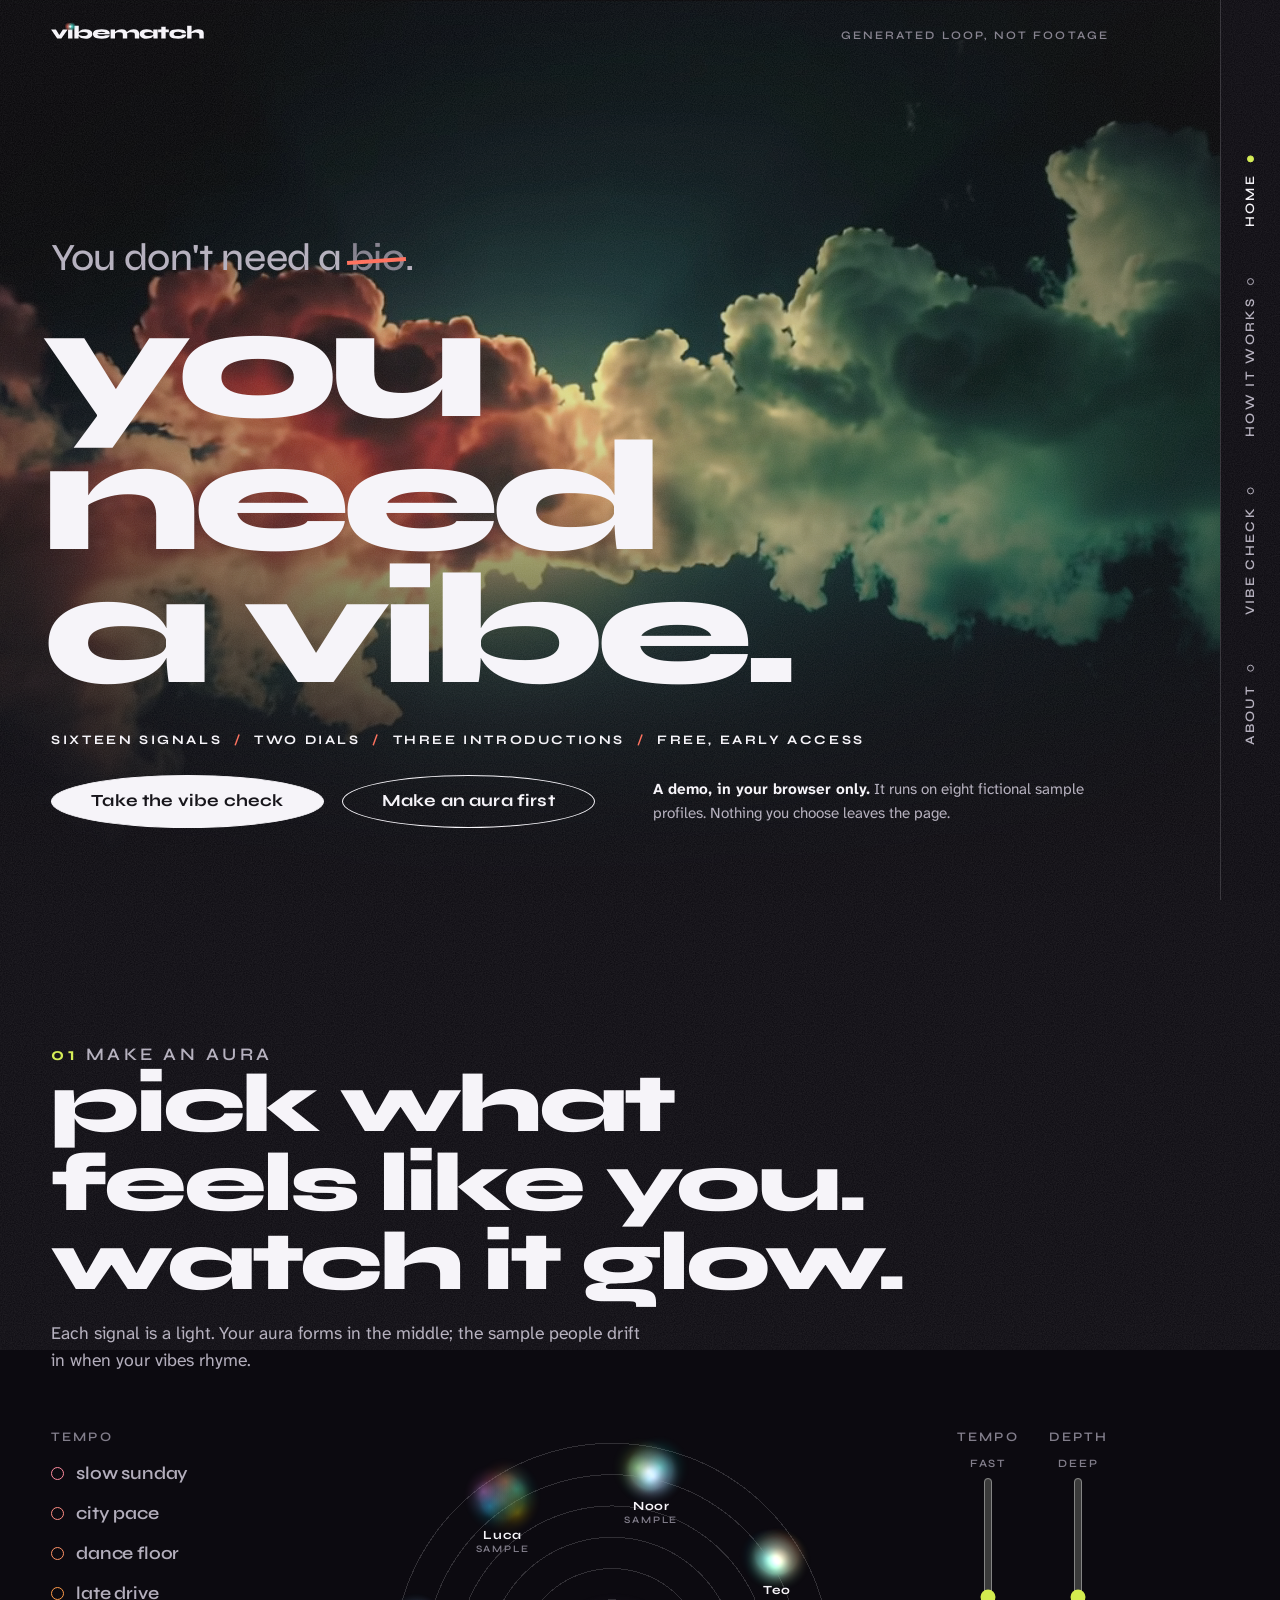
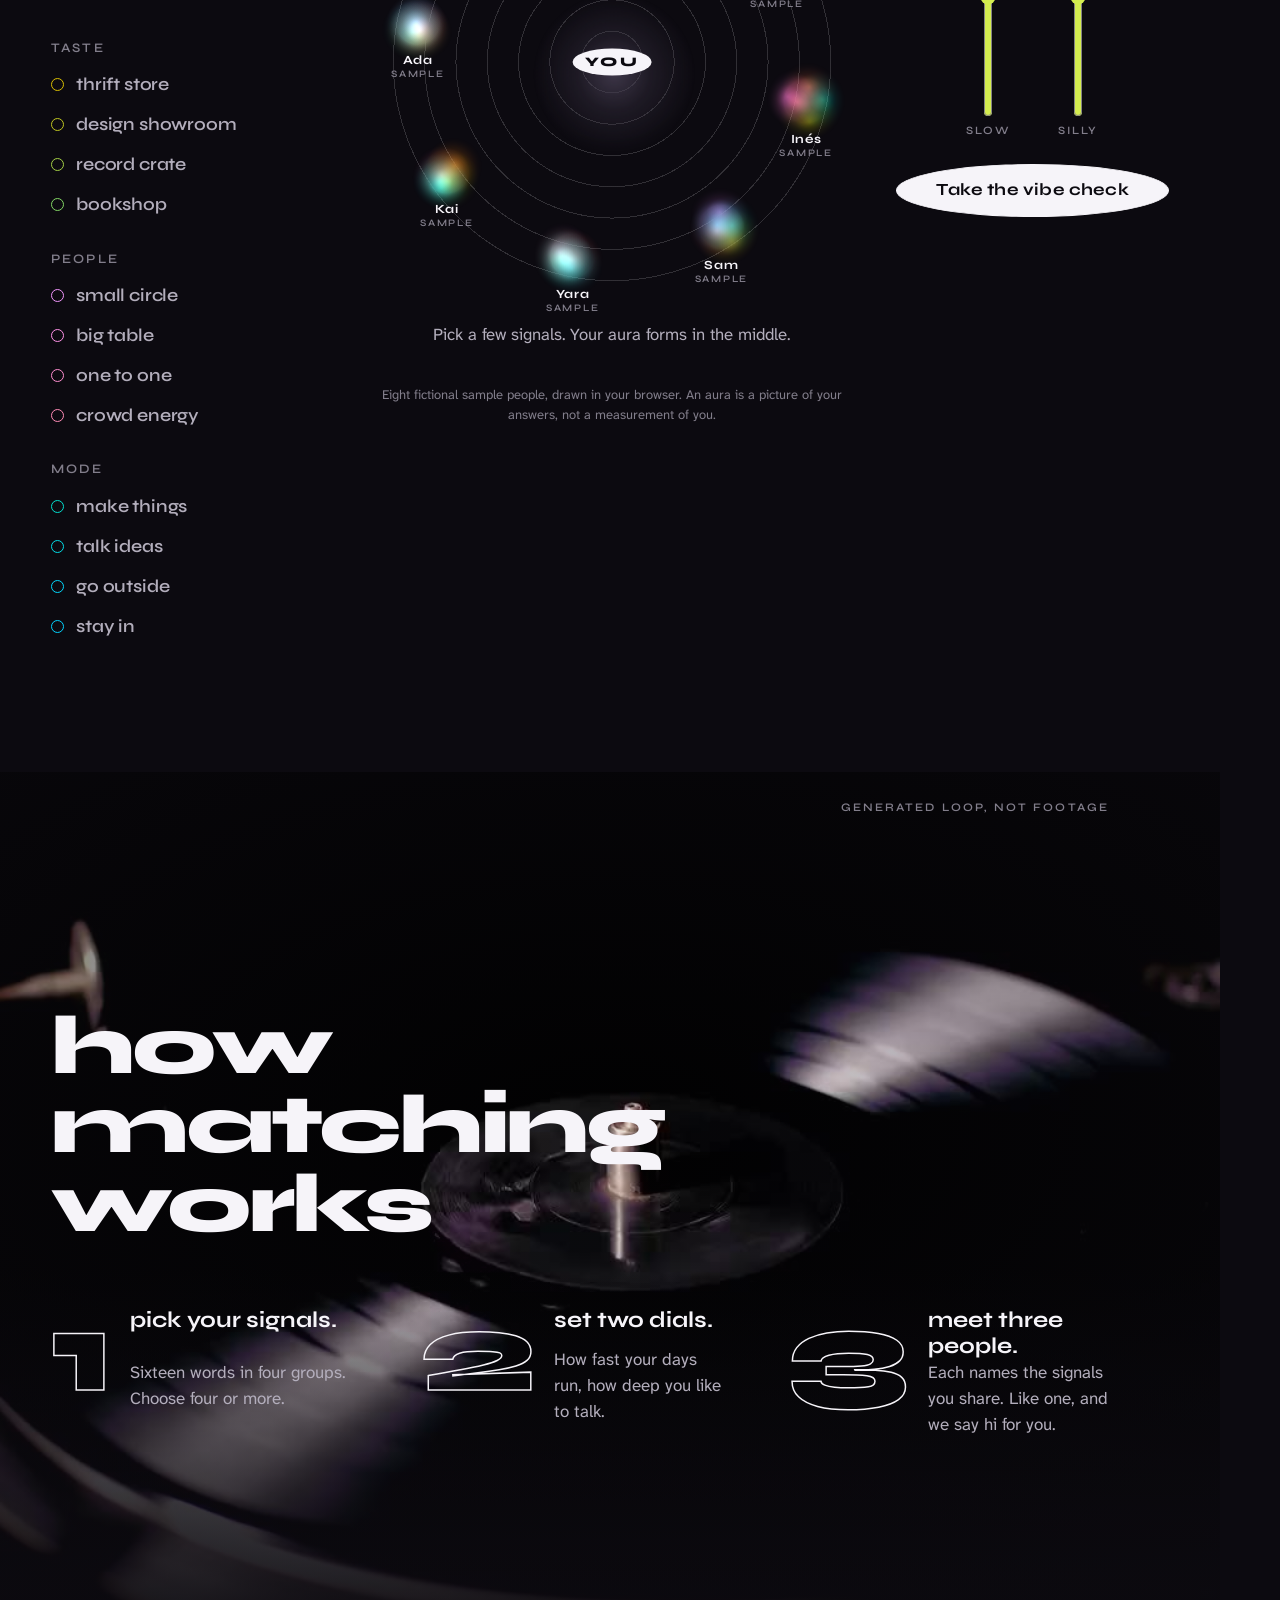
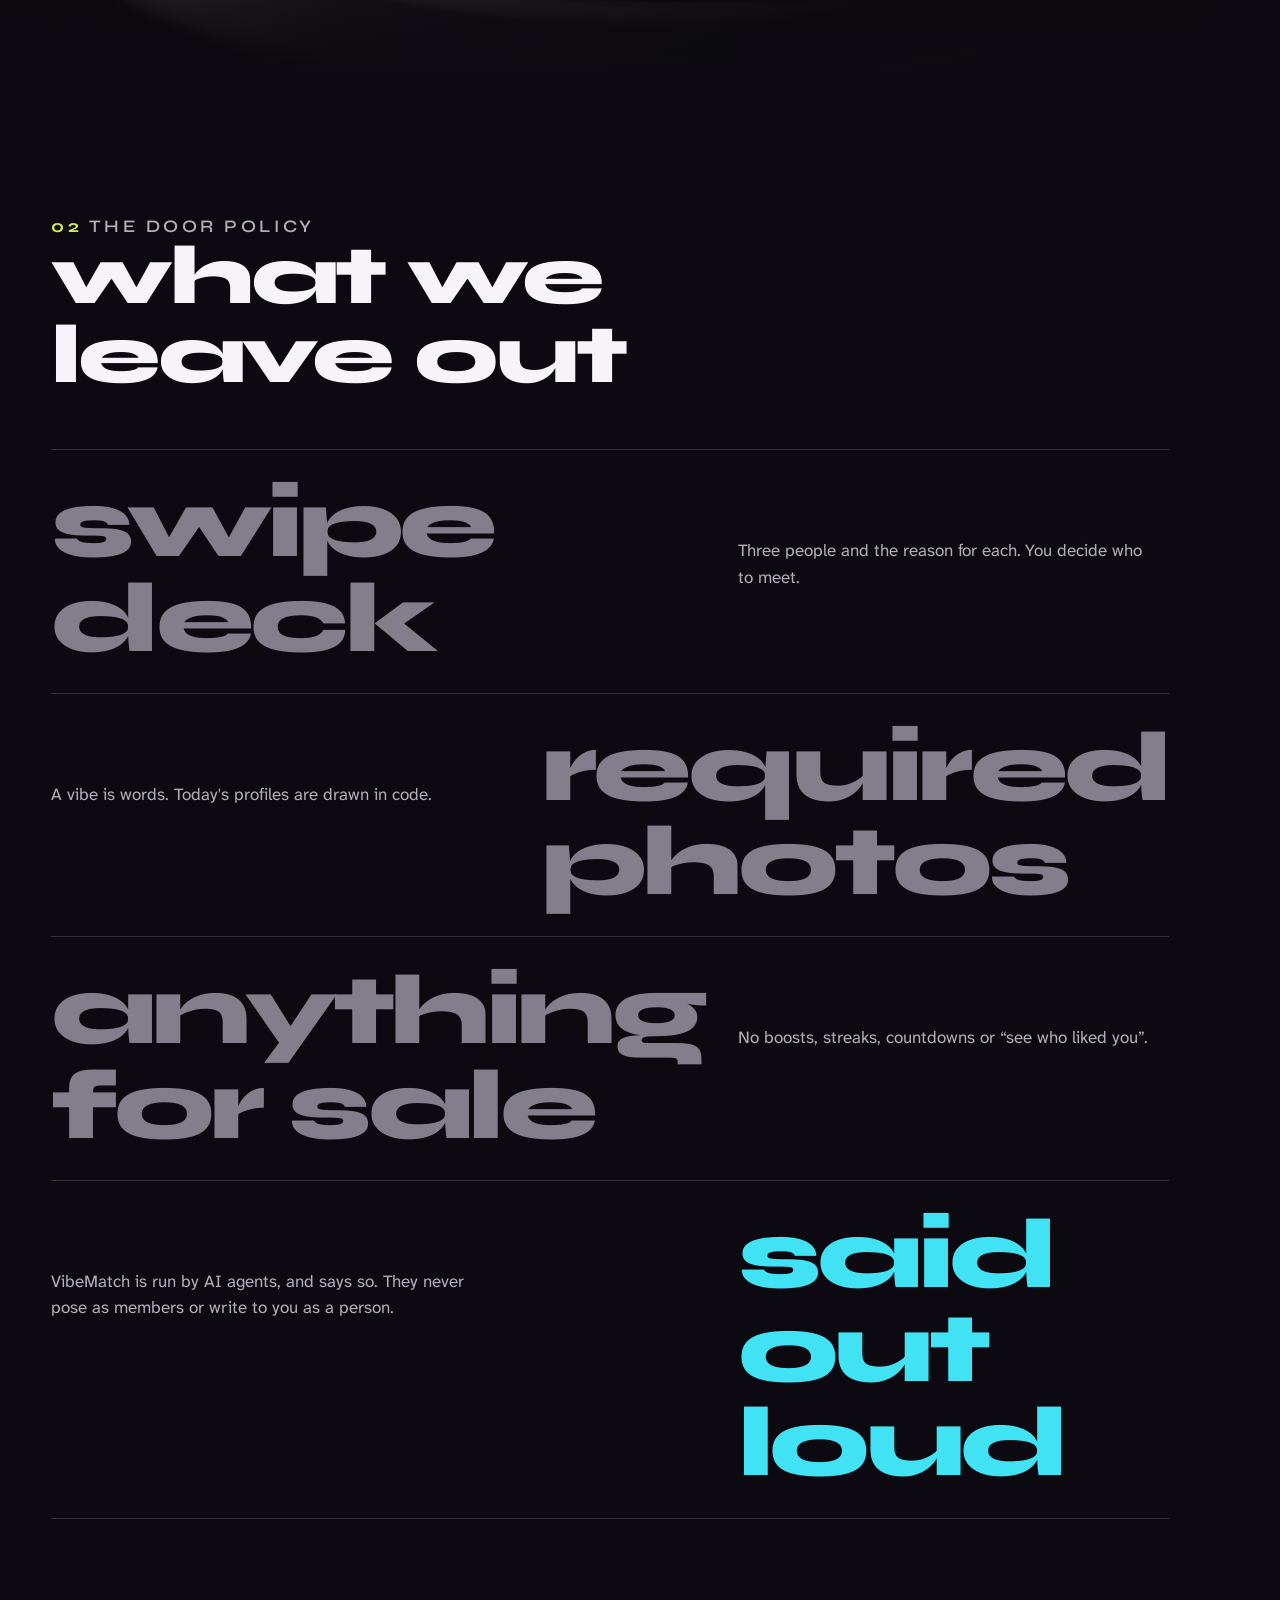
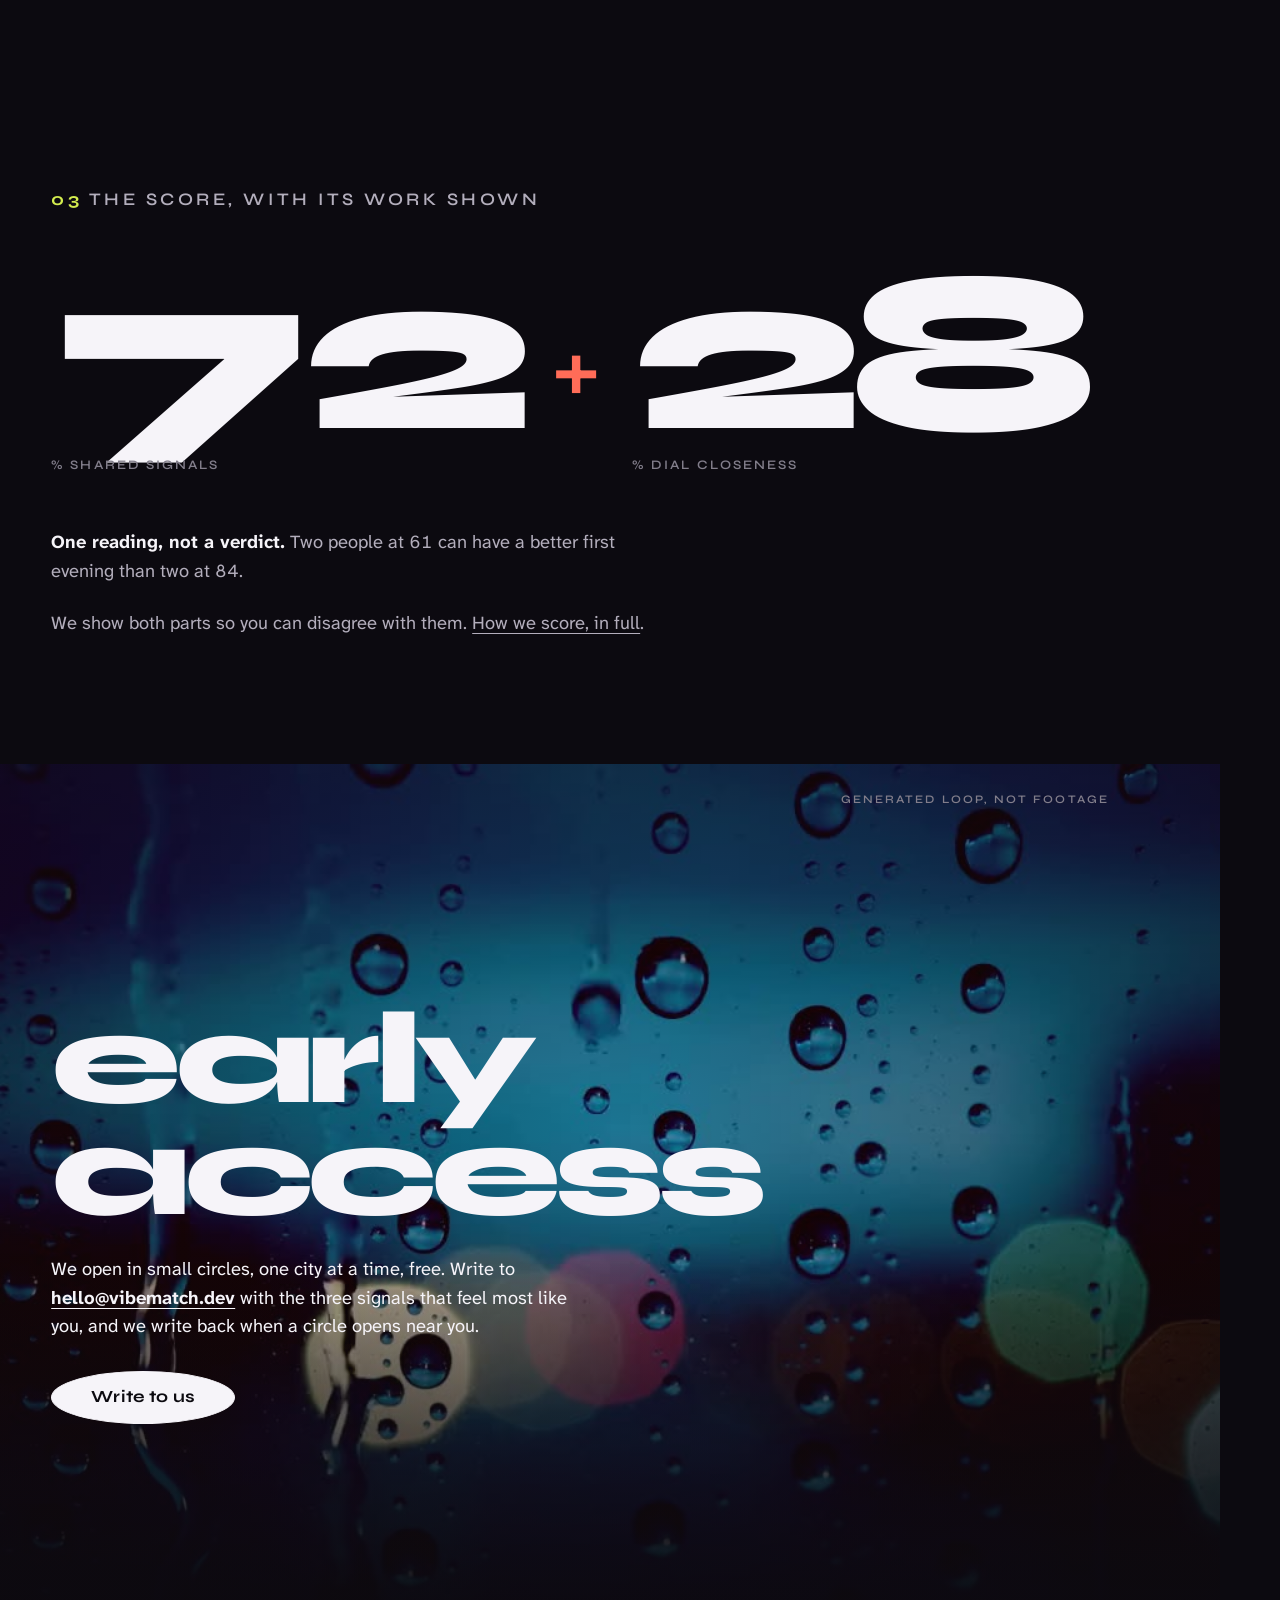
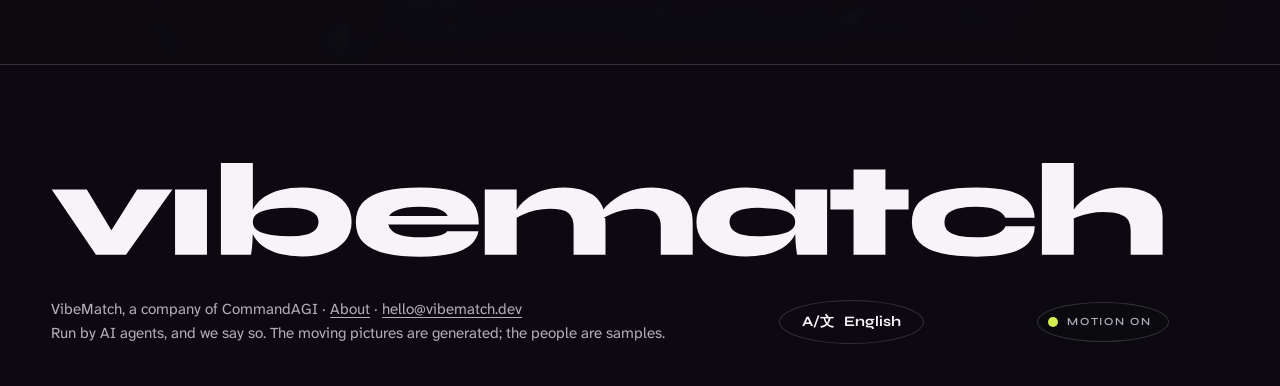
<file: index.html>
<!doctype html>
<html lang="en">
<head>
<meta charset="utf-8">
<meta name="viewport" content="width=device-width, initial-scale=1">
<meta http-equiv="Content-Security-Policy" content="default-src 'self'; script-src 'self'; style-src 'self'; img-src 'self' data:; media-src 'self'; font-src 'self'; connect-src 'none'; object-src 'none'; base-uri 'none'; form-action 'none'">
<title>VibeMatch: meet people by vibe, not by bio</title>
<meta name="description" content="VibeMatch introduces you to people who feel like your kind of night out: sixteen signals, two dials, three introductions, each with the vibes you share.">
<meta name="theme-color" content="#0c0a10">
<meta property="og:title" content="VibeMatch: meet people by vibe, not by bio">
<meta property="og:description" content="VibeMatch introduces you to people who feel like your kind of night out: sixteen signals, two dials, three introductions, each with the vibes you share.">
<meta property="og:image" content="https://vibematch.commandagi.app/og.png">
<meta property="og:url" content="https://vibematch.commandagi.app/">
<meta name="twitter:card" content="summary_large_image">
<link rel="alternate" hreflang="en" href="https://vibematch.commandagi.app/">
<link rel="alternate" hreflang="es" href="https://vibematch.commandagi.app/es/">
<link rel="alternate" hreflang="zh-Hans" href="https://vibematch.commandagi.app/zh-Hans/">
<link rel="alternate" hreflang="x-default" href="https://vibematch.commandagi.app/">
<link rel="preload" href="fonts/syne.woff2" as="font" type="font/woff2" crossorigin>
<link rel="stylesheet" href="style.css">
<link rel="icon" href="mark.svg" type="image/svg+xml">
<link rel="apple-touch-icon" href="touch-icon.png">
<script type="module" src="home.js"></script>
</head>
<body class="home">
<a class="skip" href="#main">Skip to the content</a>
<header class="site-head">
  <a class="brand" href="./" aria-label="VibeMatch, Home"><svg xmlns="http://www.w3.org/2000/svg" viewBox="0 -900 8407 930" aria-hidden="true" focusable="false">
<defs><radialGradient id="vm-a"><stop offset="0" stop-color="#ff6f61"/><stop offset="1" stop-color="#ff6f61" stop-opacity="0"/></radialGradient><radialGradient id="vm-b"><stop offset="0" stop-color="#3fe0d0"/><stop offset="1" stop-color="#3fe0d0" stop-opacity="0"/></radialGradient></defs>
<path id="wm-glyphs" fill="currentColor" d="M510 -90 396 -92 648 -490H913L564 0H338L5 -490H269Z M933 -490H1173V0H933Z M1888 14Q1798 14 1726.0 -4.5Q1654 -23 1603.0 -57.5Q1552 -92 1525.0 -139.5Q1498 -187 1498 -245Q1498 -303 1525.0 -351.0Q1552 -399 1603.0 -433.5Q1654 -468 1726.0 -486.5Q1798 -505 1888 -505Q1996 -505 2080.5 -476.0Q2165 -447 2213.0 -389.0Q2261 -331 2261 -245Q2261 -163 2213.0 -105.0Q2165 -47 2080.5 -16.5Q1996 14 1888 14ZM1798 -138Q1866 -138 1914.0 -150.0Q1962 -162 1987.0 -186.0Q2012 -210 2012 -245Q2012 -299 1956.0 -325.5Q1900 -352 1798 -352Q1722 -352 1658.5 -343.0Q1595 -334 1556.5 -311.0Q1518 -288 1518 -245Q1518 -203 1556.5 -180.0Q1595 -157 1658.5 -147.5Q1722 -138 1798 -138ZM1518 -690V-190Q1518 -126 1513.5 -74.5Q1509 -23 1504 0H1278V-690Z M2979 -176H3215Q3206 -118 3157.5 -75.0Q3109 -32 3016.5 -8.5Q2924 15 2781 15Q2630 15 2520.5 -9.0Q2411 -33 2352.0 -90.0Q2293 -147 2293 -244Q2293 -340 2350.5 -397.5Q2408 -455 2517.0 -480.0Q2626 -505 2781 -505Q2933 -505 3030.0 -478.0Q3127 -451 3173.0 -390.5Q3219 -330 3217 -227H2537Q2542 -201 2565.5 -179.0Q2589 -157 2638.5 -143.5Q2688 -130 2771 -130Q2857 -130 2912.5 -142.0Q2968 -154 2979 -176ZM2771 -360Q2665 -360 2609.5 -337.0Q2554 -314 2544 -291H2984Q2977 -317 2928.0 -338.5Q2879 -360 2771 -360Z M3263 -490H3503V0H3263ZM3863 -505Q3922 -505 3977.0 -492.5Q4032 -480 4075.5 -450.0Q4119 -420 4145.0 -368.0Q4171 -316 4171 -237V0H3931V-207Q3931 -282 3892.0 -313.5Q3853 -345 3751 -345Q3697 -345 3646.5 -333.0Q3596 -321 3556.0 -304.5Q3516 -288 3493 -272L3491 -310Q3495 -328 3518.5 -360.5Q3542 -393 3587.0 -426.0Q3632 -459 3700.5 -482.0Q3769 -505 3863 -505ZM4519 -505Q4578 -505 4633.0 -492.5Q4688 -480 4731.5 -450.0Q4775 -420 4801.0 -368.0Q4827 -316 4827 -237V0H4587V-207Q4587 -282 4548.0 -313.5Q4509 -345 4407 -345Q4353 -345 4302.5 -333.0Q4252 -321 4212.0 -304.5Q4172 -288 4149 -272L4147 -320Q4151 -335 4177.0 -365.0Q4203 -395 4250.5 -427.0Q4298 -459 4365.5 -482.0Q4433 -505 4519 -505Z M5228 14Q5120 14 5036.0 -16.5Q4952 -47 4903.5 -105.0Q4855 -163 4855 -245Q4855 -331 4903.5 -389.0Q4952 -447 5036.0 -476.0Q5120 -505 5228 -505Q5348 -505 5435.5 -472.5Q5523 -440 5570.5 -381.5Q5618 -323 5618 -245Q5618 -187 5591.0 -139.5Q5564 -92 5513.0 -57.5Q5462 -23 5390.0 -4.5Q5318 14 5228 14ZM5318 -138Q5394 -138 5457.5 -147.5Q5521 -157 5559.5 -180.0Q5598 -203 5598 -245Q5598 -288 5559.5 -311.0Q5521 -334 5457.5 -343.0Q5394 -352 5318 -352Q5216 -352 5160.0 -325.5Q5104 -299 5104 -245Q5104 -210 5129.0 -186.0Q5154 -162 5202.0 -150.0Q5250 -138 5318 -138ZM5598 -490H5838V0H5612Q5612 0 5608.5 -23.0Q5605 -46 5601.5 -89.0Q5598 -132 5598 -190Z M5863 -490H6451V-340H5863ZM6037 -640H6277V0H6037Z M7400 -213Q7400 -141 7355.0 -90.0Q7310 -39 7213.0 -12.0Q7116 15 6961 15Q6806 15 6697.5 -10.0Q6589 -35 6532.5 -92.0Q6476 -149 6476 -244Q6476 -339 6532.5 -396.5Q6589 -454 6697.5 -479.5Q6806 -505 6961 -505Q7116 -505 7212.0 -478.0Q7308 -451 7353.0 -400.0Q7398 -349 7399 -278H7179Q7163 -317 7107.0 -338.5Q7051 -360 6961 -360Q6888 -360 6834.0 -349.5Q6780 -339 6750.5 -314.0Q6721 -289 6721 -244Q6721 -200 6750.0 -175.0Q6779 -150 6833.0 -140.0Q6887 -130 6961 -130Q7051 -130 7107.5 -151.5Q7164 -173 7180 -213Z M8122 0V-182Q8122 -227 8104.0 -258.0Q8086 -289 8040.5 -304.5Q7995 -320 7912 -320Q7865 -320 7820.5 -311.5Q7776 -303 7740.5 -291.0Q7705 -279 7684 -267L7682 -315Q7686 -330 7709.5 -360.5Q7733 -391 7778.0 -424.5Q7823 -458 7891.5 -481.5Q7960 -505 8054 -505Q8113 -505 8168.0 -494.0Q8223 -483 8266.5 -457.5Q8310 -432 8336.0 -389.0Q8362 -346 8362 -282V0ZM7454 0V-690H7694V0Z"/>
<circle cx="975" cy="-650" r="240" fill="url(#vm-a)"/><circle cx="1131" cy="-650" r="240" fill="url(#vm-b)"/><circle cx="1053" cy="-650" r="62" fill="currentColor"/>
</svg></a>
  <button class="menu-btn" type="button" popovertarget="site-nav">Menu</button>
  <nav class="site-nav" id="site-nav" popover aria-label="Site">
    <a href="./" aria-current="page">Home</a>
    <a href="#how">How it works</a>
    <a href="app/">Vibe check</a>
    <a href="about.html">About</a>
    <button class="btn quiet close" type="button" popovertarget="site-nav" popovertargetaction="hide">Close</button>
  </nav>
</header>

<main id="main">
  <section class="film hero" aria-labelledby="hero-title">
    <video class="loop" muted loop playsinline preload="auto" poster="media/auras.jpg" aria-hidden="true" tabindex="-1">
      <source src="media/auras.av1.mp4" type="video/mp4; codecs=av01.0.05M.08">
      <source src="media/auras.h264.mp4" type="video/mp4">
    </video>
    <h1 id="hero-title"><span class="h1-small">You don't need a <s>bio</s>.</span> <span class="h1-big">You need a vibe.</span></h1>
    <ul class="bill"><li>sixteen signals</li><li>two dials</li><li>three introductions</li><li>free, early access</li></ul>
    <div class="hero-foot">
      <div class="btns">
        <a class="btn primary" href="app/">Take the vibe check</a>
        <a class="btn" href="#aura">Make an aura first</a>
      </div>
      <p class="notice"><strong>A demo, in your browser only.</strong> It runs on eight fictional sample profiles. Nothing you choose leaves the page.</p>
    </div>
    <p class="caption">Generated loop, not footage</p>
  </section>

  <section class="section" id="aura" aria-labelledby="aura-title">
    <div class="sec-head rise">
      <p class="eyebrow"><b>01</b> make an aura</p>
      <h2 id="aura-title">Pick what feels like you. Watch it glow.</h2>
      <p>Each signal is a light. Your aura forms in the middle; the sample people drift in when your vibes rhyme.</p>
    </div>
    <div class="mixer" data-you="you">
      <div class="setlist" id="setlist"><noscript><p>The aura needs JavaScript. The vibe check does too: it runs in this page and calls nowhere.</p></noscript></div>
      <div class="field-wrap">
        <div class="field" id="field">
          <canvas class="me" id="me" width="600" height="600" aria-hidden="true"></canvas>
          <p class="me-label" aria-hidden="true">you</p>
        </div>
        <p class="readout" id="readout" aria-live="polite"></p>
        <p class="legend">Eight fictional sample people, drawn in your browser. An aura is a picture of your answers, not a measurement of you.</p>
      </div>
      <div>
        <div class="faders">
          <label class="fader"><span class="label">Tempo</span>
            <span class="fader-row"><span class="ends ends-low">slow</span><input type="range" id="tempo" min="0" max="100" step="1" value="50"><span class="ends ends-high">fast</span></span>
          </label>
          <label class="fader"><span class="label">Depth</span>
            <span class="fader-row"><span class="ends ends-low">silly</span><input type="range" id="depth" min="0" max="100" step="1" value="50"><span class="ends ends-high">deep</span></span>
          </label>
        </div>
        <p class="to-app"><a class="btn primary" id="to-app" href="app/">Take the vibe check</a></p>
      </div>
    </div>
  </section>

  <section class="film how" id="how" aria-labelledby="how-title">
    <video class="loop" muted loop playsinline preload="none" poster="media/record.jpg" aria-hidden="true" tabindex="-1">
      <source src="media/record.av1.mp4" type="video/mp4; codecs=av01.0.05M.08">
      <source src="media/record.h264.mp4" type="video/mp4">
    </video>
    <h2 id="how-title" class="rise">How matching works</h2>
    <ol class="lineup">
      <li class="rise"><strong>Pick your signals.</strong><span>Sixteen words in four groups. Choose four or more.</span></li>
      <li class="rise"><strong>Set two dials.</strong><span>How fast your days run, how deep you like to talk.</span></li>
      <li class="rise"><strong>Meet three people.</strong><span>Each names the signals you share. Like one, and we say hi for you.</span></li>
    </ol>
    <p class="caption">Generated loop, not footage</p>
  </section>

  <section class="section" id="what" aria-labelledby="what-title">
    <div class="sec-head rise">
      <p class="eyebrow"><b>02</b> the door policy</p>
      <h2 id="what-title">What we leave out</h2>
    </div>
    <ul class="door">
      <li class="struck"><span class="word"><span class="sr">✕ </span>swipe deck</span><p class="note">Three people and the reason for each. You decide who to meet.</p></li>
      <li class="struck"><span class="word"><span class="sr">✕ </span>required photos</span><p class="note">A vibe is words. Today's profiles are drawn in code.</p></li>
      <li class="struck"><span class="word"><span class="sr">✕ </span>anything for sale</span><p class="note">No boosts, streaks, countdowns or “see who liked you”.</p></li>
      <li class="lit"><span class="word">said out loud</span><p class="note">VibeMatch is run by AI agents, and says so. They never pose as members or write to you as a person.</p></li>
    </ul>
  </section>

  <section class="section" id="score" aria-labelledby="score-title">
    <div class="sec-head">
      <p class="eyebrow"><b>03</b> the score, with its work shown</p>
      <h2 id="score-title" class="sr">The score</h2>
    </div>
    <p class="sum">
      <span class="part"><span class="num">72</span><span class="label">% shared signals</span></span>
      <span class="op" aria-hidden="true">+</span>
      <span class="part"><span class="num">28</span><span class="label">% dial closeness</span></span>
    </p>
    <div class="verdict rise"><p><b>One reading, not a verdict.</b> Two people at 61 can have a better first evening than two at 84.</p><p>We show both parts so you can disagree with them. <a href="about.html#score">How we score, in full</a>.</p></div>
  </section>

  <section class="film early" id="early" aria-labelledby="early-title">
    <video class="loop" muted loop playsinline preload="none" poster="media/rain.jpg" aria-hidden="true" tabindex="-1">
      <source src="media/rain.av1.mp4" type="video/mp4; codecs=av01.0.05M.08">
      <source src="media/rain.h264.mp4" type="video/mp4">
    </video>
    <h2 id="early-title" class="rise">Early access</h2>
    <p class="rise">We open in small circles, one city at a time, free. Write to <a class="mail" href="mailto:hello@vibematch.dev">hello@vibematch.dev</a> with the three signals that feel most like you, and we write back when a circle opens near you.</p>
    <a class="btn primary" href="mailto:hello@vibematch.dev">Write to us</a>
    <p class="caption">Generated loop, not footage</p>
  </section>
</main>

<footer class="site-foot">
  <div class="big" aria-hidden="true"><svg viewBox="0 -900 8407 930"><use href="#wm-glyphs"/></svg></div>
  <div class="row">
    <div><p>VibeMatch, a company of CommandAGI &middot; <a href="about.html">About</a> &middot; <a href="mailto:hello@vibematch.dev">hello@vibematch.dev</a></p><p>Run by AI agents, and we say so. The moving pictures are generated; the people are samples.</p></div>
    <details class="locale">
      <summary aria-label="Language">A/文 <span lang="en">English</span></summary>
      <nav class="menu" aria-label="Language">
        <a href="./" lang="en" aria-current="true">English</a>
        <a href="es/" lang="es">Español</a>
        <a href="zh-Hans/" lang="zh-Hans">中文（简体）</a>
      </nav>
    </details>
  </div>
</footer>
</body>
</html>
</file>
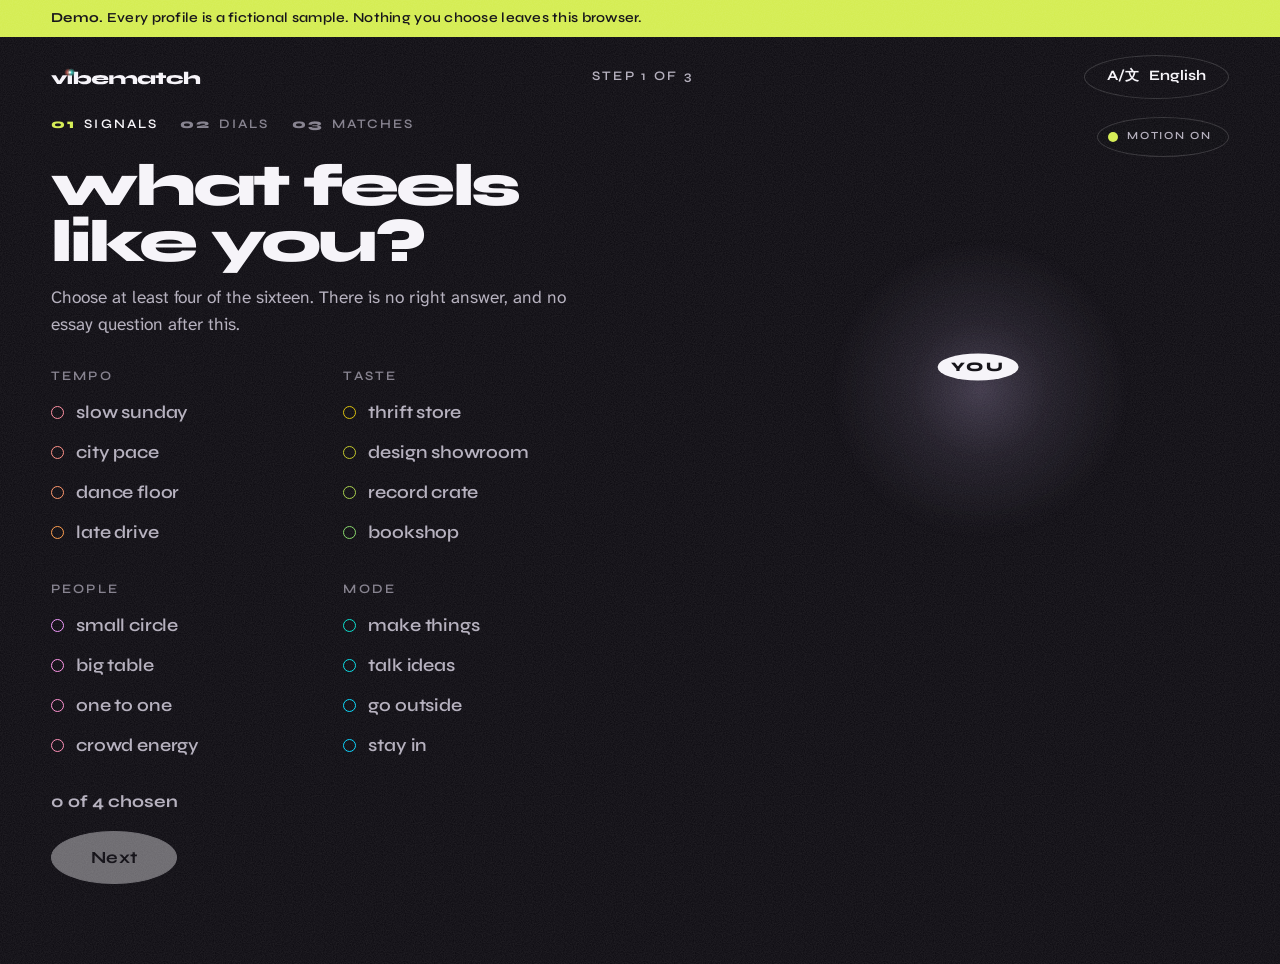
<file: app/index.html>
<!doctype html>
<html lang="en">
<head>
<meta charset="utf-8">
<meta name="viewport" content="width=device-width, initial-scale=1">
<meta http-equiv="Content-Security-Policy" content="default-src 'self'; script-src 'self'; style-src 'self'; img-src 'self' data:; font-src 'self'; connect-src 'none'; object-src 'none'; base-uri 'none'; form-action 'none'">
<title>Vibe check | VibeMatch</title>
<meta name="description" content="The VibeMatch demo: sixteen signals, two dials and three sample people whose vibes rhyme with yours. Nothing leaves your browser.">
<link rel="alternate" hreflang="en" href="https://vibematch.commandagi.app/app/">
<link rel="alternate" hreflang="es" href="https://vibematch.commandagi.app/es/app/">
<link rel="alternate" hreflang="zh-Hans" href="https://vibematch.commandagi.app/zh-Hans/app/">
<link rel="alternate" hreflang="x-default" href="https://vibematch.commandagi.app/app/">
<link rel="preload" href="../fonts/syne.woff2" as="font" type="font/woff2" crossorigin>
<link rel="stylesheet" href="../style.css">
<link rel="stylesheet" href="app.css">
<link rel="icon" href="../mark.svg" type="image/svg+xml">
<link rel="apple-touch-icon" href="../touch-icon.png">
<meta name="theme-color" content="#0c0a10">
</head>
<body class="app">
<a class="skip" href="#view">Skip to the check</a>
<p class="demo-banner" role="note"><strong>Demo.</strong> Every profile is a fictional sample. Nothing you choose leaves this browser.</p>
<header class="app-head">
  <div class="wrap">
    <a class="brand" href="../" aria-label="VibeMatch"><svg xmlns="http://www.w3.org/2000/svg" viewBox="0 -900 8407 930" aria-hidden="true" focusable="false">
<defs><radialGradient id="vm-a"><stop offset="0" stop-color="#ff6f61"/><stop offset="1" stop-color="#ff6f61" stop-opacity="0"/></radialGradient><radialGradient id="vm-b"><stop offset="0" stop-color="#3fe0d0"/><stop offset="1" stop-color="#3fe0d0" stop-opacity="0"/></radialGradient></defs>
<path fill="currentColor" d="M510 -90 396 -92 648 -490H913L564 0H338L5 -490H269Z M933 -490H1173V0H933Z M1888 14Q1798 14 1726.0 -4.5Q1654 -23 1603.0 -57.5Q1552 -92 1525.0 -139.5Q1498 -187 1498 -245Q1498 -303 1525.0 -351.0Q1552 -399 1603.0 -433.5Q1654 -468 1726.0 -486.5Q1798 -505 1888 -505Q1996 -505 2080.5 -476.0Q2165 -447 2213.0 -389.0Q2261 -331 2261 -245Q2261 -163 2213.0 -105.0Q2165 -47 2080.5 -16.5Q1996 14 1888 14ZM1798 -138Q1866 -138 1914.0 -150.0Q1962 -162 1987.0 -186.0Q2012 -210 2012 -245Q2012 -299 1956.0 -325.5Q1900 -352 1798 -352Q1722 -352 1658.5 -343.0Q1595 -334 1556.5 -311.0Q1518 -288 1518 -245Q1518 -203 1556.5 -180.0Q1595 -157 1658.5 -147.5Q1722 -138 1798 -138ZM1518 -690V-190Q1518 -126 1513.5 -74.5Q1509 -23 1504 0H1278V-690Z M2979 -176H3215Q3206 -118 3157.5 -75.0Q3109 -32 3016.5 -8.5Q2924 15 2781 15Q2630 15 2520.5 -9.0Q2411 -33 2352.0 -90.0Q2293 -147 2293 -244Q2293 -340 2350.5 -397.5Q2408 -455 2517.0 -480.0Q2626 -505 2781 -505Q2933 -505 3030.0 -478.0Q3127 -451 3173.0 -390.5Q3219 -330 3217 -227H2537Q2542 -201 2565.5 -179.0Q2589 -157 2638.5 -143.5Q2688 -130 2771 -130Q2857 -130 2912.5 -142.0Q2968 -154 2979 -176ZM2771 -360Q2665 -360 2609.5 -337.0Q2554 -314 2544 -291H2984Q2977 -317 2928.0 -338.5Q2879 -360 2771 -360Z M3263 -490H3503V0H3263ZM3863 -505Q3922 -505 3977.0 -492.5Q4032 -480 4075.5 -450.0Q4119 -420 4145.0 -368.0Q4171 -316 4171 -237V0H3931V-207Q3931 -282 3892.0 -313.5Q3853 -345 3751 -345Q3697 -345 3646.5 -333.0Q3596 -321 3556.0 -304.5Q3516 -288 3493 -272L3491 -310Q3495 -328 3518.5 -360.5Q3542 -393 3587.0 -426.0Q3632 -459 3700.5 -482.0Q3769 -505 3863 -505ZM4519 -505Q4578 -505 4633.0 -492.5Q4688 -480 4731.5 -450.0Q4775 -420 4801.0 -368.0Q4827 -316 4827 -237V0H4587V-207Q4587 -282 4548.0 -313.5Q4509 -345 4407 -345Q4353 -345 4302.5 -333.0Q4252 -321 4212.0 -304.5Q4172 -288 4149 -272L4147 -320Q4151 -335 4177.0 -365.0Q4203 -395 4250.5 -427.0Q4298 -459 4365.5 -482.0Q4433 -505 4519 -505Z M5228 14Q5120 14 5036.0 -16.5Q4952 -47 4903.5 -105.0Q4855 -163 4855 -245Q4855 -331 4903.5 -389.0Q4952 -447 5036.0 -476.0Q5120 -505 5228 -505Q5348 -505 5435.5 -472.5Q5523 -440 5570.5 -381.5Q5618 -323 5618 -245Q5618 -187 5591.0 -139.5Q5564 -92 5513.0 -57.5Q5462 -23 5390.0 -4.5Q5318 14 5228 14ZM5318 -138Q5394 -138 5457.5 -147.5Q5521 -157 5559.5 -180.0Q5598 -203 5598 -245Q5598 -288 5559.5 -311.0Q5521 -334 5457.5 -343.0Q5394 -352 5318 -352Q5216 -352 5160.0 -325.5Q5104 -299 5104 -245Q5104 -210 5129.0 -186.0Q5154 -162 5202.0 -150.0Q5250 -138 5318 -138ZM5598 -490H5838V0H5612Q5612 0 5608.5 -23.0Q5605 -46 5601.5 -89.0Q5598 -132 5598 -190Z M5863 -490H6451V-340H5863ZM6037 -640H6277V0H6037Z M7400 -213Q7400 -141 7355.0 -90.0Q7310 -39 7213.0 -12.0Q7116 15 6961 15Q6806 15 6697.5 -10.0Q6589 -35 6532.5 -92.0Q6476 -149 6476 -244Q6476 -339 6532.5 -396.5Q6589 -454 6697.5 -479.5Q6806 -505 6961 -505Q7116 -505 7212.0 -478.0Q7308 -451 7353.0 -400.0Q7398 -349 7399 -278H7179Q7163 -317 7107.0 -338.5Q7051 -360 6961 -360Q6888 -360 6834.0 -349.5Q6780 -339 6750.5 -314.0Q6721 -289 6721 -244Q6721 -200 6750.0 -175.0Q6779 -150 6833.0 -140.0Q6887 -130 6961 -130Q7051 -130 7107.5 -151.5Q7164 -173 7180 -213Z M8122 0V-182Q8122 -227 8104.0 -258.0Q8086 -289 8040.5 -304.5Q7995 -320 7912 -320Q7865 -320 7820.5 -311.5Q7776 -303 7740.5 -291.0Q7705 -279 7684 -267L7682 -315Q7686 -330 7709.5 -360.5Q7733 -391 7778.0 -424.5Q7823 -458 7891.5 -481.5Q7960 -505 8054 -505Q8113 -505 8168.0 -494.0Q8223 -483 8266.5 -457.5Q8310 -432 8336.0 -389.0Q8362 -346 8362 -282V0ZM7454 0V-690H7694V0Z"/>
<circle cx="975" cy="-650" r="240" fill="url(#vm-a)"/><circle cx="1131" cy="-650" r="240" fill="url(#vm-b)"/><circle cx="1053" cy="-650" r="62" fill="currentColor"/>
</svg></a>
    <span class="progress" id="progress" aria-live="polite">Step 1 of 3</span>
    <details class="locale">
      <summary aria-label="Language">A/文 <span lang="en">English</span></summary>
      <nav class="menu" aria-label="Language">
        <a href="./" lang="en" aria-current="true">English</a>
        <a href="../es/app/" lang="es">Español</a>
        <a href="../zh-Hans/app/" lang="zh-Hans">中文（简体）</a>
      </nav>
    </details>
  </div>
</header>

<div class="stage">
<main id="view" class="app-main" tabindex="-1"></main>
<aside class="me-side" aria-hidden="true"><canvas id="me-aura" width="600" height="600"></canvas><p class="me-tag">you</p></aside>
</div>

<dialog id="opener-dialog" aria-labelledby="opener-title">
  <h2 id="opener-title"></h2>
  <p id="opener-text"></p>
  <p class="muted">In the real product we send this to their inbox. In the demo nothing leaves this page.</p>
  <div class="btns"><button type="button" class="btn primary" id="opener-close">Close</button></div>
</dialog>

<script type="module" src="app.js"></script>
</body>
</html>
</file>
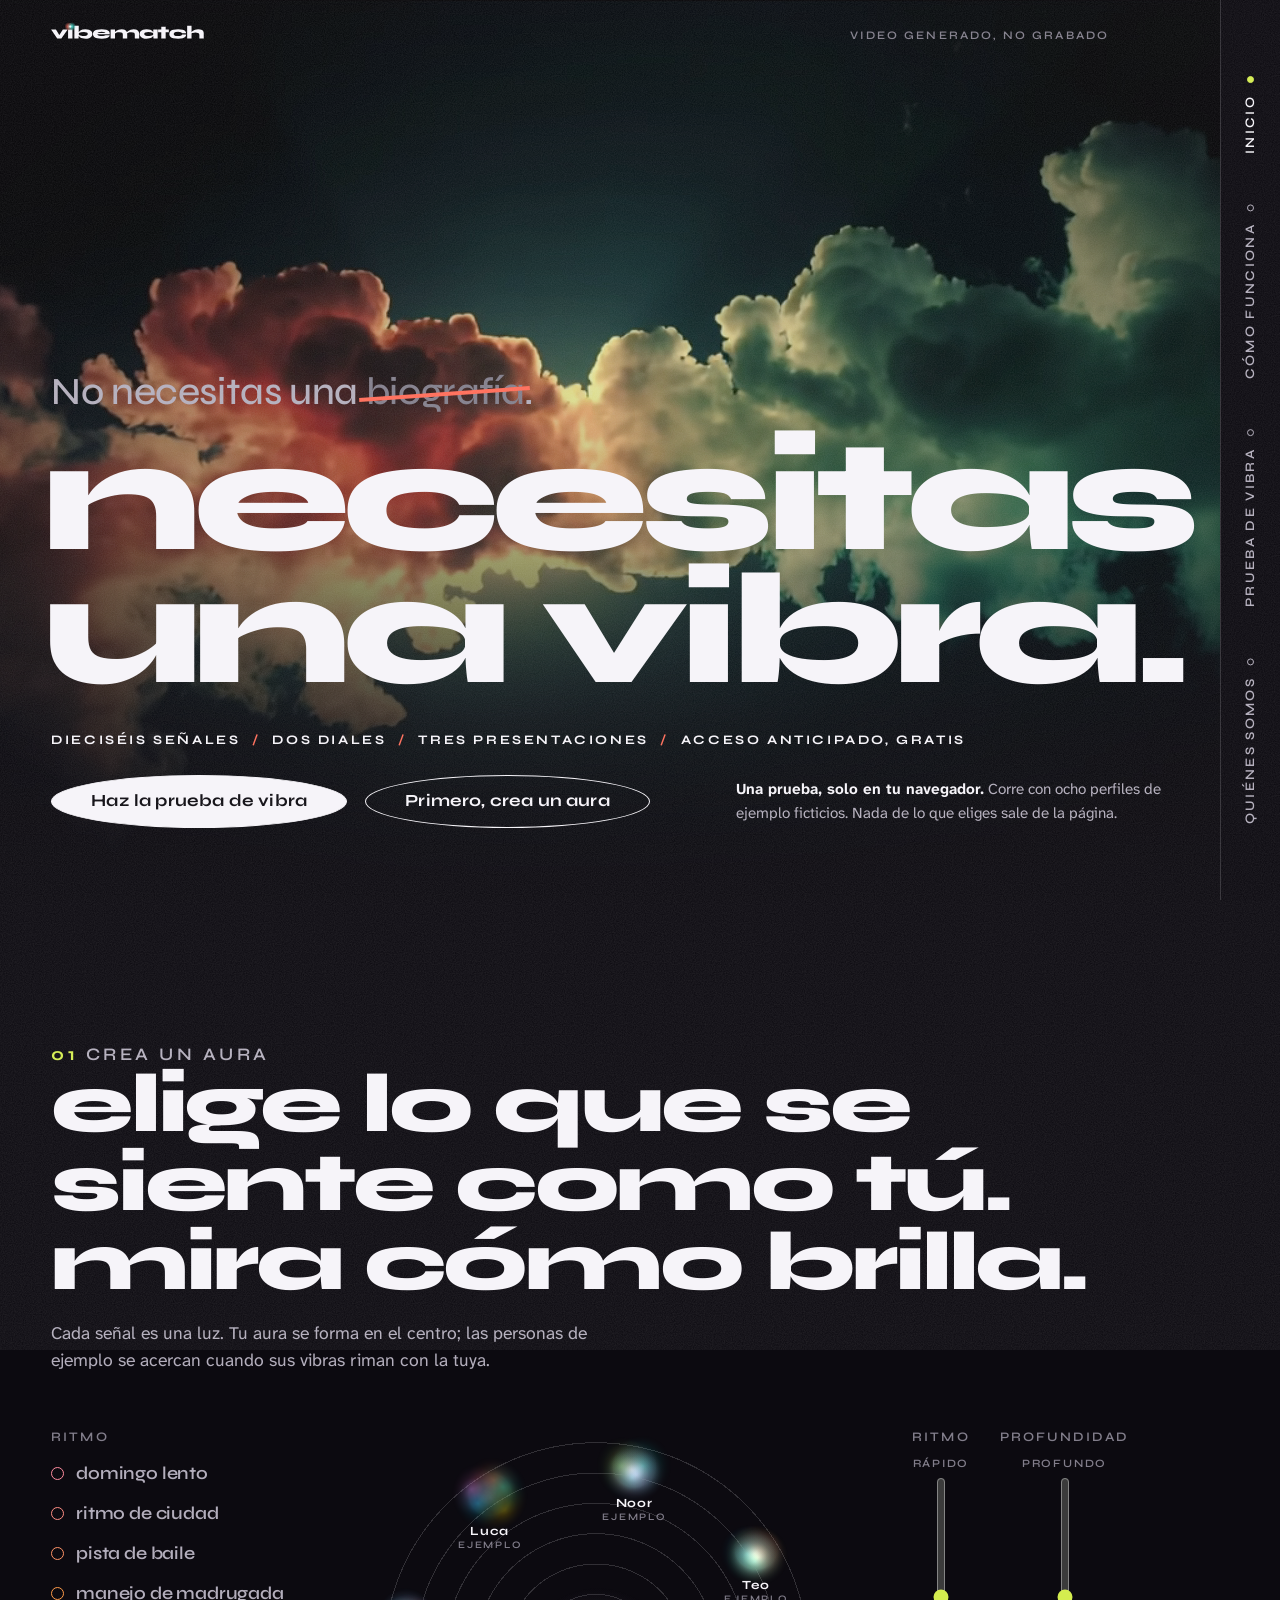
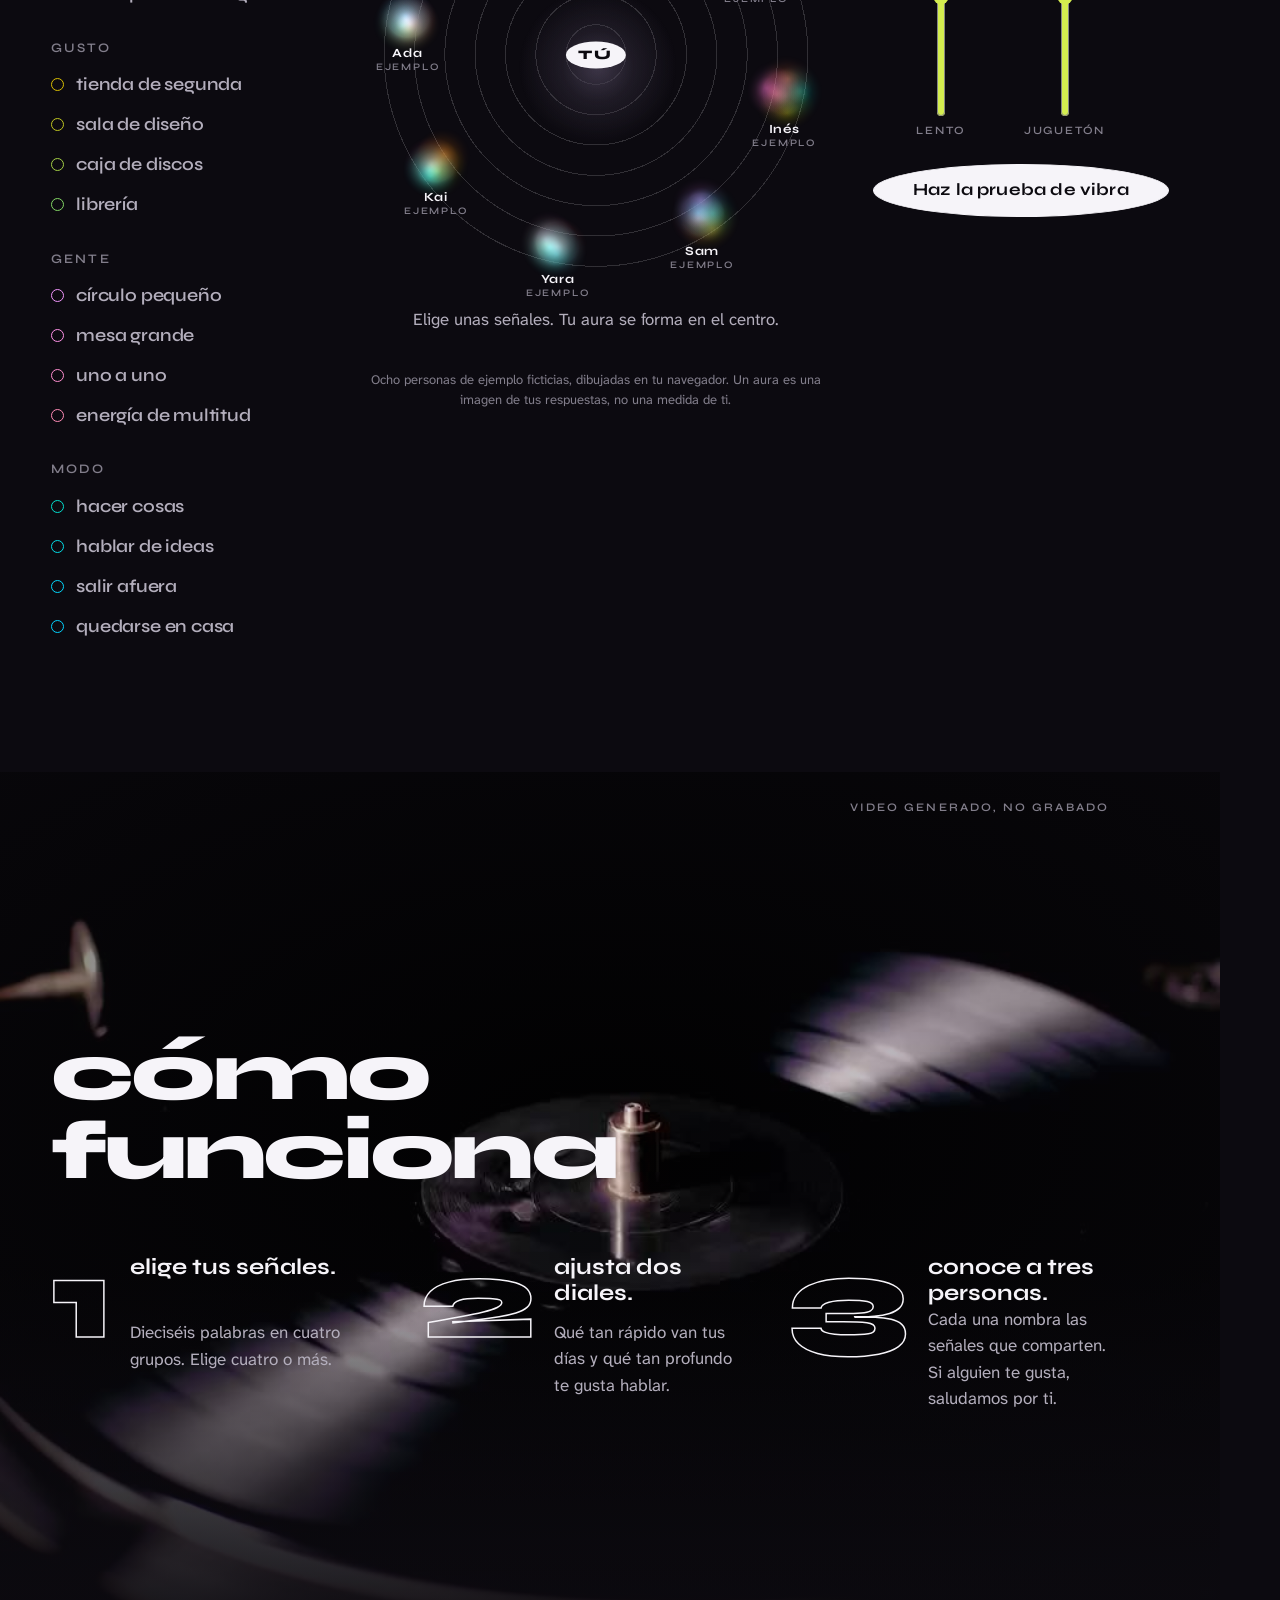
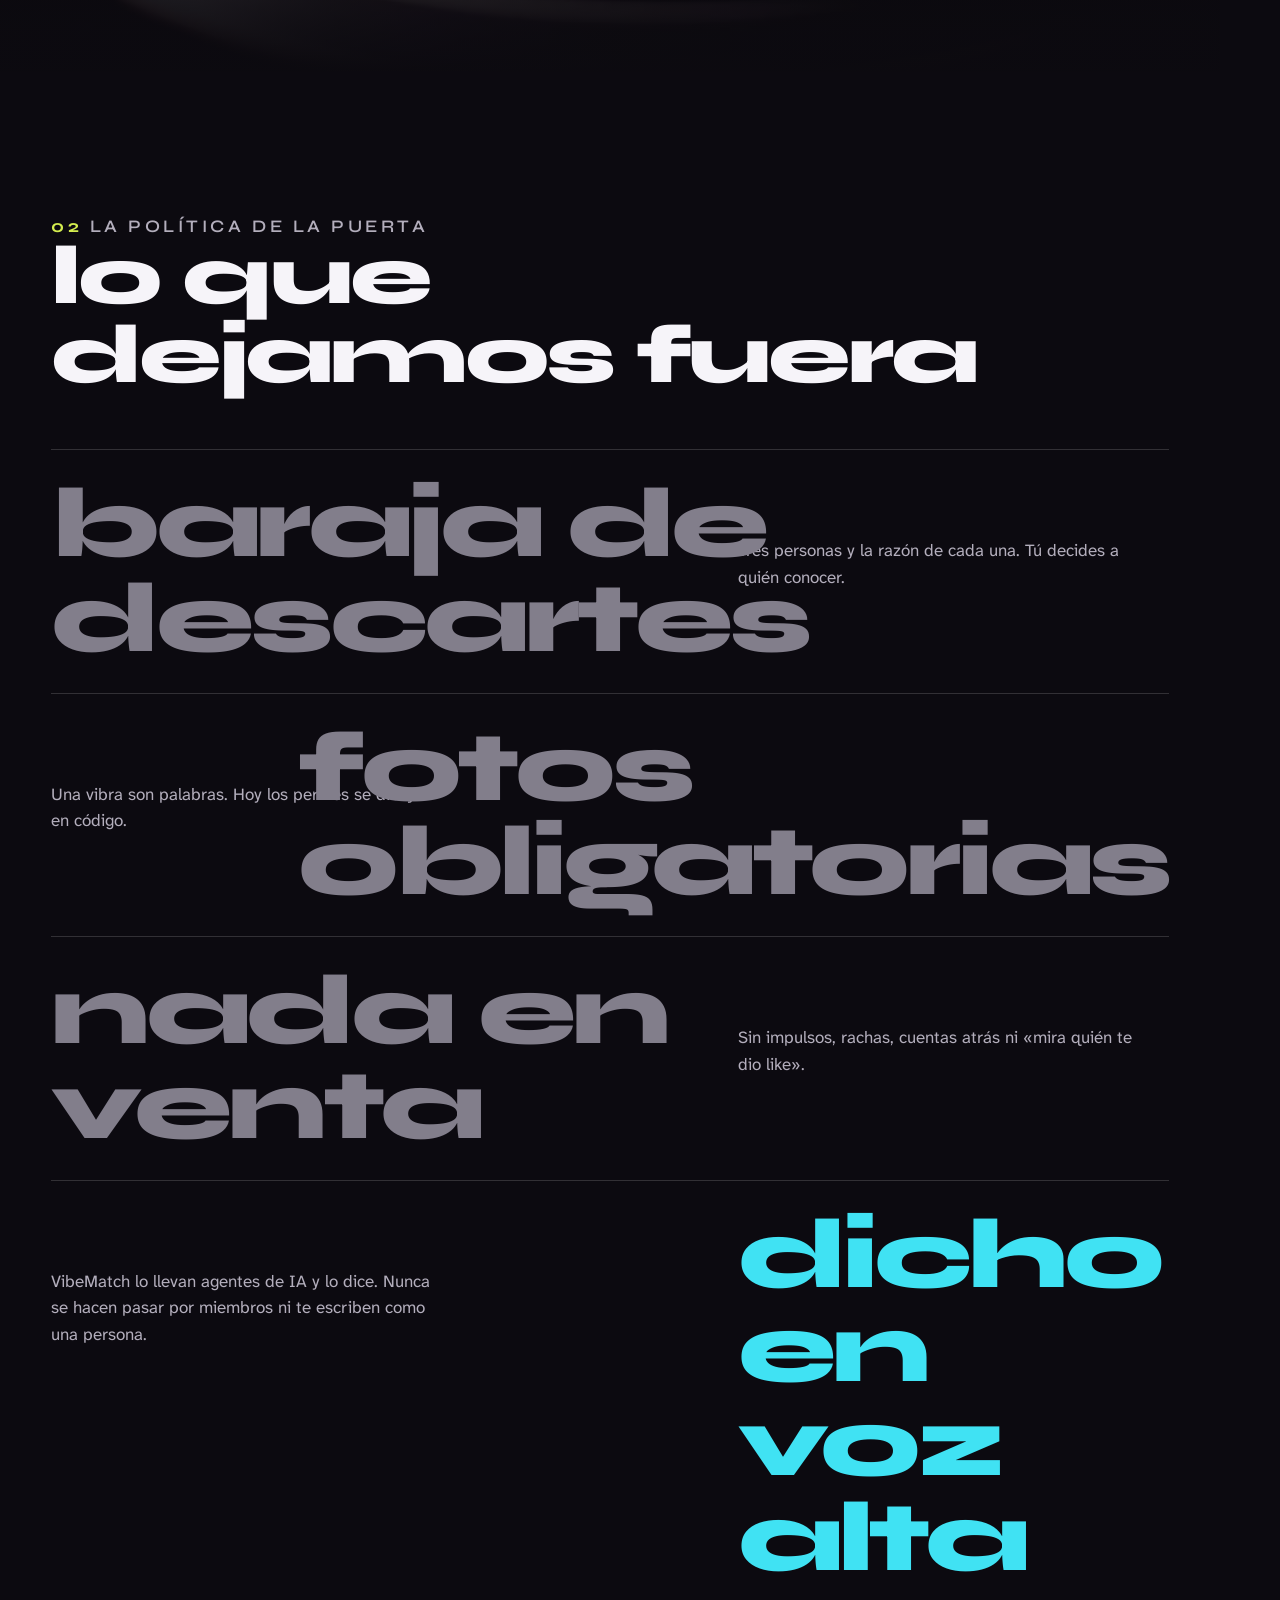
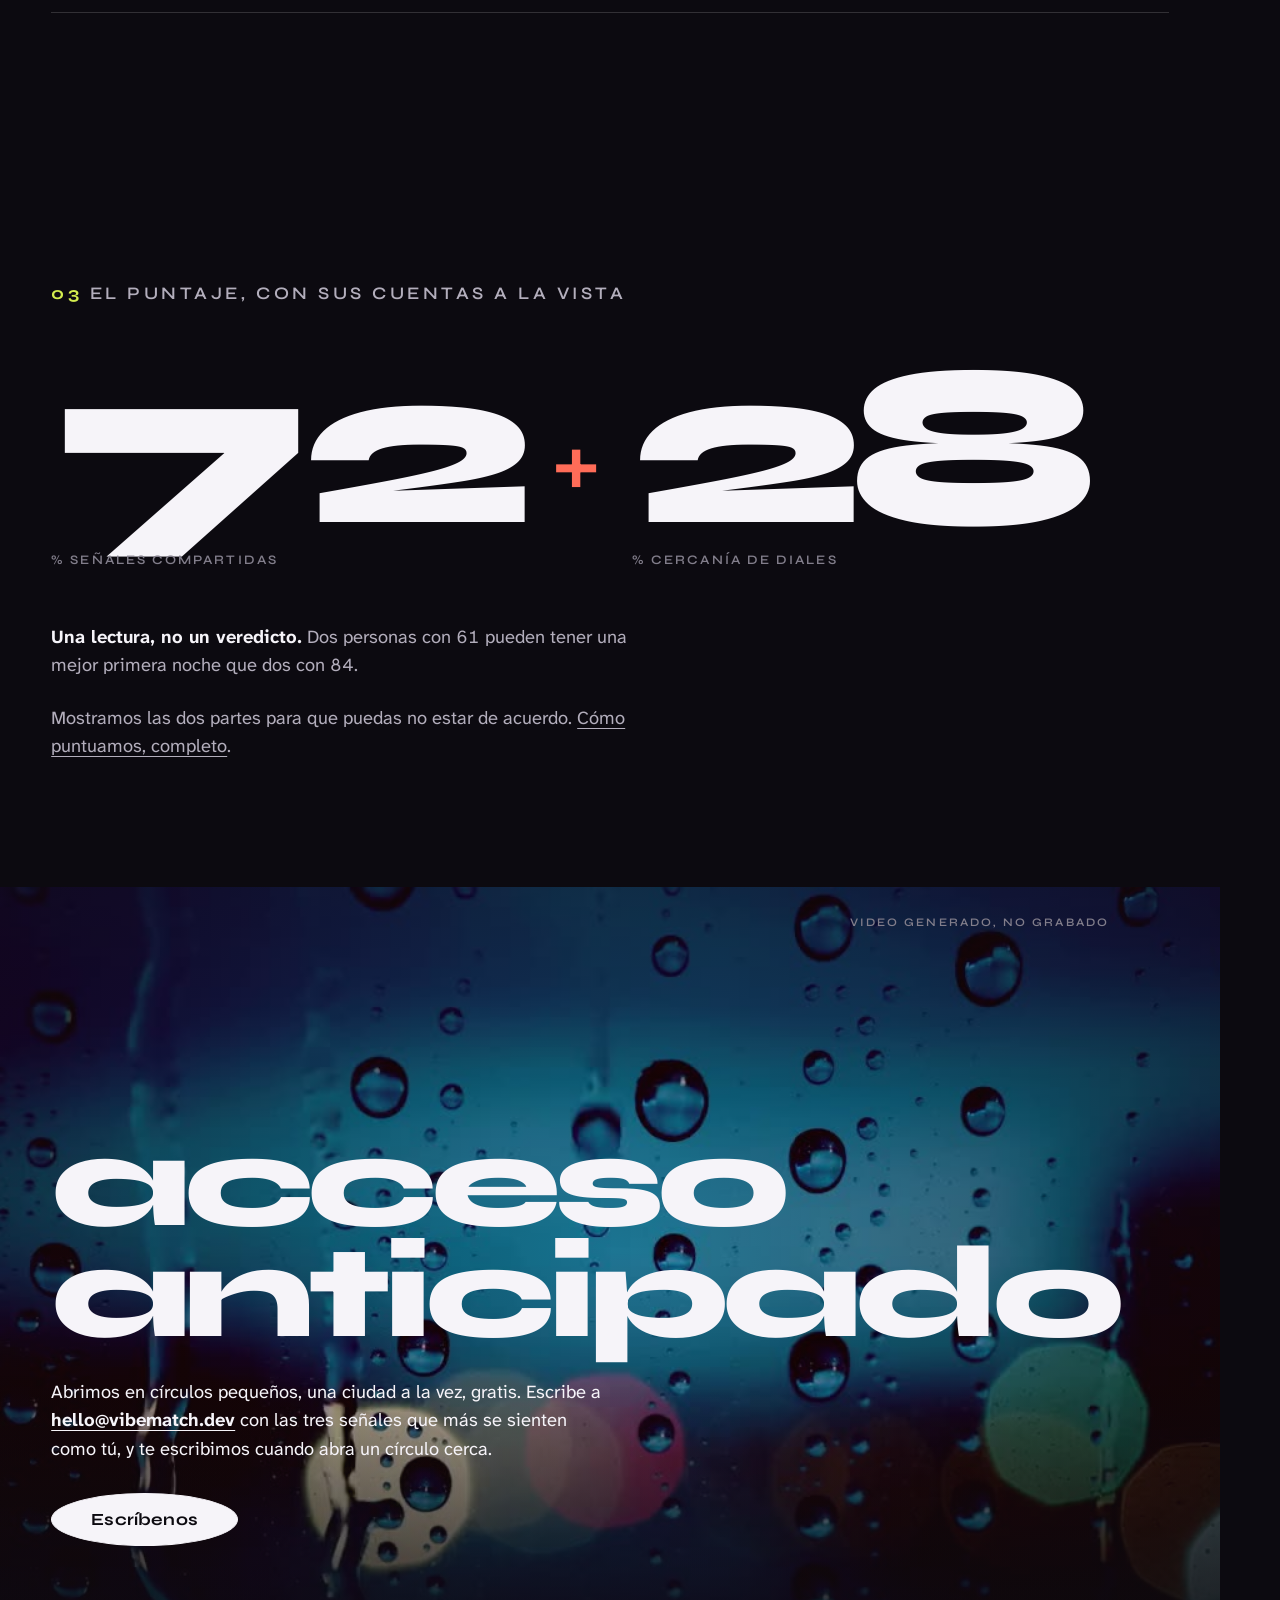
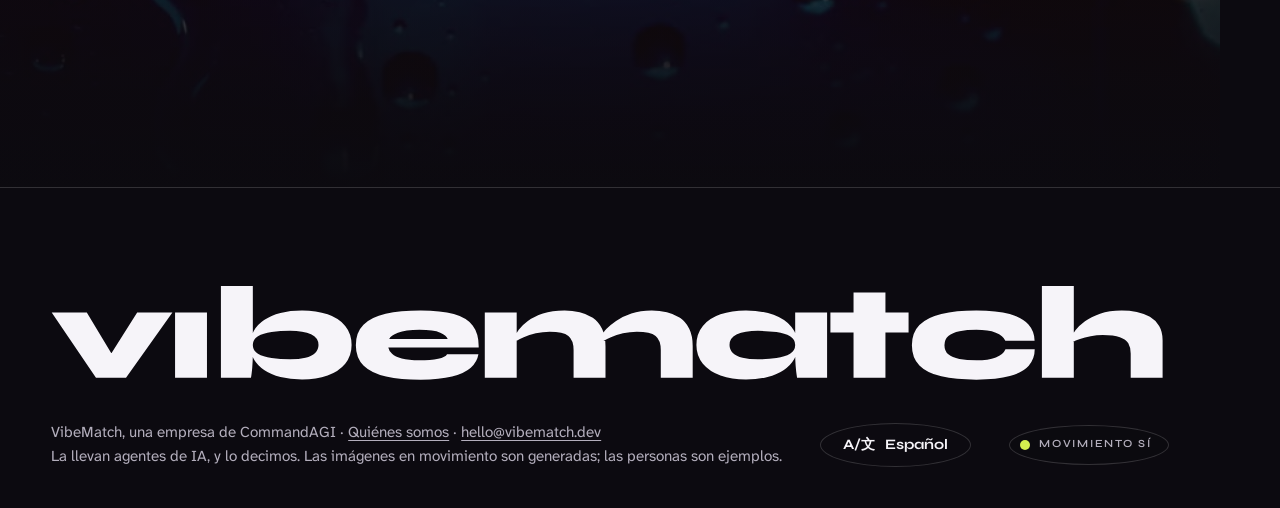
<file: es/index.html>
<!doctype html>
<html lang="es">
<head>
<meta charset="utf-8">
<meta name="viewport" content="width=device-width, initial-scale=1">
<meta http-equiv="Content-Security-Policy" content="default-src 'self'; script-src 'self'; style-src 'self'; img-src 'self' data:; media-src 'self'; font-src 'self'; connect-src 'none'; object-src 'none'; base-uri 'none'; form-action 'none'">
<title>VibeMatch: conoce a la gente por su vibra, no por su biografía</title>
<meta name="description" content="VibeMatch te presenta a personas que se sienten como tu tipo de noche: dieciséis señales, dos diales, tres presentaciones, cada una con las vibras que comparten.">
<meta name="theme-color" content="#0c0a10">
<meta property="og:title" content="VibeMatch: conoce a la gente por su vibra, no por su biografía">
<meta property="og:description" content="VibeMatch te presenta a personas que se sienten como tu tipo de noche: dieciséis señales, dos diales, tres presentaciones, cada una con las vibras que comparten.">
<meta property="og:image" content="https://vibematch.commandagi.app/og.png">
<meta property="og:url" content="https://vibematch.commandagi.app/es/">
<meta name="twitter:card" content="summary_large_image">
<link rel="alternate" hreflang="en" href="https://vibematch.commandagi.app/">
<link rel="alternate" hreflang="es" href="https://vibematch.commandagi.app/es/">
<link rel="alternate" hreflang="zh-Hans" href="https://vibematch.commandagi.app/zh-Hans/">
<link rel="alternate" hreflang="x-default" href="https://vibematch.commandagi.app/">
<link rel="preload" href="../fonts/syne.woff2" as="font" type="font/woff2" crossorigin>
<link rel="stylesheet" href="../style.css">
<link rel="icon" href="../mark.svg" type="image/svg+xml">
<link rel="apple-touch-icon" href="../touch-icon.png">
<script type="module" src="../home.js"></script>
</head>
<body class="home">
<a class="skip" href="#main">Ir al contenido</a>
<header class="site-head">
  <a class="brand" href="./" aria-label="VibeMatch, Inicio"><svg xmlns="http://www.w3.org/2000/svg" viewBox="0 -900 8407 930" aria-hidden="true" focusable="false">
<defs><radialGradient id="vm-a"><stop offset="0" stop-color="#ff6f61"/><stop offset="1" stop-color="#ff6f61" stop-opacity="0"/></radialGradient><radialGradient id="vm-b"><stop offset="0" stop-color="#3fe0d0"/><stop offset="1" stop-color="#3fe0d0" stop-opacity="0"/></radialGradient></defs>
<path id="wm-glyphs" fill="currentColor" d="M510 -90 396 -92 648 -490H913L564 0H338L5 -490H269Z M933 -490H1173V0H933Z M1888 14Q1798 14 1726.0 -4.5Q1654 -23 1603.0 -57.5Q1552 -92 1525.0 -139.5Q1498 -187 1498 -245Q1498 -303 1525.0 -351.0Q1552 -399 1603.0 -433.5Q1654 -468 1726.0 -486.5Q1798 -505 1888 -505Q1996 -505 2080.5 -476.0Q2165 -447 2213.0 -389.0Q2261 -331 2261 -245Q2261 -163 2213.0 -105.0Q2165 -47 2080.5 -16.5Q1996 14 1888 14ZM1798 -138Q1866 -138 1914.0 -150.0Q1962 -162 1987.0 -186.0Q2012 -210 2012 -245Q2012 -299 1956.0 -325.5Q1900 -352 1798 -352Q1722 -352 1658.5 -343.0Q1595 -334 1556.5 -311.0Q1518 -288 1518 -245Q1518 -203 1556.5 -180.0Q1595 -157 1658.5 -147.5Q1722 -138 1798 -138ZM1518 -690V-190Q1518 -126 1513.5 -74.5Q1509 -23 1504 0H1278V-690Z M2979 -176H3215Q3206 -118 3157.5 -75.0Q3109 -32 3016.5 -8.5Q2924 15 2781 15Q2630 15 2520.5 -9.0Q2411 -33 2352.0 -90.0Q2293 -147 2293 -244Q2293 -340 2350.5 -397.5Q2408 -455 2517.0 -480.0Q2626 -505 2781 -505Q2933 -505 3030.0 -478.0Q3127 -451 3173.0 -390.5Q3219 -330 3217 -227H2537Q2542 -201 2565.5 -179.0Q2589 -157 2638.5 -143.5Q2688 -130 2771 -130Q2857 -130 2912.5 -142.0Q2968 -154 2979 -176ZM2771 -360Q2665 -360 2609.5 -337.0Q2554 -314 2544 -291H2984Q2977 -317 2928.0 -338.5Q2879 -360 2771 -360Z M3263 -490H3503V0H3263ZM3863 -505Q3922 -505 3977.0 -492.5Q4032 -480 4075.5 -450.0Q4119 -420 4145.0 -368.0Q4171 -316 4171 -237V0H3931V-207Q3931 -282 3892.0 -313.5Q3853 -345 3751 -345Q3697 -345 3646.5 -333.0Q3596 -321 3556.0 -304.5Q3516 -288 3493 -272L3491 -310Q3495 -328 3518.5 -360.5Q3542 -393 3587.0 -426.0Q3632 -459 3700.5 -482.0Q3769 -505 3863 -505ZM4519 -505Q4578 -505 4633.0 -492.5Q4688 -480 4731.5 -450.0Q4775 -420 4801.0 -368.0Q4827 -316 4827 -237V0H4587V-207Q4587 -282 4548.0 -313.5Q4509 -345 4407 -345Q4353 -345 4302.5 -333.0Q4252 -321 4212.0 -304.5Q4172 -288 4149 -272L4147 -320Q4151 -335 4177.0 -365.0Q4203 -395 4250.5 -427.0Q4298 -459 4365.5 -482.0Q4433 -505 4519 -505Z M5228 14Q5120 14 5036.0 -16.5Q4952 -47 4903.5 -105.0Q4855 -163 4855 -245Q4855 -331 4903.5 -389.0Q4952 -447 5036.0 -476.0Q5120 -505 5228 -505Q5348 -505 5435.5 -472.5Q5523 -440 5570.5 -381.5Q5618 -323 5618 -245Q5618 -187 5591.0 -139.5Q5564 -92 5513.0 -57.5Q5462 -23 5390.0 -4.5Q5318 14 5228 14ZM5318 -138Q5394 -138 5457.5 -147.5Q5521 -157 5559.5 -180.0Q5598 -203 5598 -245Q5598 -288 5559.5 -311.0Q5521 -334 5457.5 -343.0Q5394 -352 5318 -352Q5216 -352 5160.0 -325.5Q5104 -299 5104 -245Q5104 -210 5129.0 -186.0Q5154 -162 5202.0 -150.0Q5250 -138 5318 -138ZM5598 -490H5838V0H5612Q5612 0 5608.5 -23.0Q5605 -46 5601.5 -89.0Q5598 -132 5598 -190Z M5863 -490H6451V-340H5863ZM6037 -640H6277V0H6037Z M7400 -213Q7400 -141 7355.0 -90.0Q7310 -39 7213.0 -12.0Q7116 15 6961 15Q6806 15 6697.5 -10.0Q6589 -35 6532.5 -92.0Q6476 -149 6476 -244Q6476 -339 6532.5 -396.5Q6589 -454 6697.5 -479.5Q6806 -505 6961 -505Q7116 -505 7212.0 -478.0Q7308 -451 7353.0 -400.0Q7398 -349 7399 -278H7179Q7163 -317 7107.0 -338.5Q7051 -360 6961 -360Q6888 -360 6834.0 -349.5Q6780 -339 6750.5 -314.0Q6721 -289 6721 -244Q6721 -200 6750.0 -175.0Q6779 -150 6833.0 -140.0Q6887 -130 6961 -130Q7051 -130 7107.5 -151.5Q7164 -173 7180 -213Z M8122 0V-182Q8122 -227 8104.0 -258.0Q8086 -289 8040.5 -304.5Q7995 -320 7912 -320Q7865 -320 7820.5 -311.5Q7776 -303 7740.5 -291.0Q7705 -279 7684 -267L7682 -315Q7686 -330 7709.5 -360.5Q7733 -391 7778.0 -424.5Q7823 -458 7891.5 -481.5Q7960 -505 8054 -505Q8113 -505 8168.0 -494.0Q8223 -483 8266.5 -457.5Q8310 -432 8336.0 -389.0Q8362 -346 8362 -282V0ZM7454 0V-690H7694V0Z"/>
<circle cx="975" cy="-650" r="240" fill="url(#vm-a)"/><circle cx="1131" cy="-650" r="240" fill="url(#vm-b)"/><circle cx="1053" cy="-650" r="62" fill="currentColor"/>
</svg></a>
  <button class="menu-btn" type="button" popovertarget="site-nav">Menú</button>
  <nav class="site-nav" id="site-nav" popover aria-label="Sitio">
    <a href="./" aria-current="page">Inicio</a>
    <a href="#how">Cómo funciona</a>
    <a href="app/">Prueba de vibra</a>
    <a href="about.html">Quiénes somos</a>
    <button class="btn quiet close" type="button" popovertarget="site-nav" popovertargetaction="hide">Cerrar</button>
  </nav>
</header>

<main id="main">
  <section class="film hero" aria-labelledby="hero-title">
    <video class="loop" muted loop playsinline preload="auto" poster="../media/auras.jpg" aria-hidden="true" tabindex="-1">
      <source src="../media/auras.av1.mp4" type="video/mp4; codecs=av01.0.05M.08">
      <source src="../media/auras.h264.mp4" type="video/mp4">
    </video>
    <h1 id="hero-title"><span class="h1-small">No necesitas una <s>biografía</s>.</span> <span class="h1-big">Necesitas una vibra.</span></h1>
    <ul class="bill"><li>dieciséis señales</li><li>dos diales</li><li>tres presentaciones</li><li>acceso anticipado, gratis</li></ul>
    <div class="hero-foot">
      <div class="btns">
        <a class="btn primary" href="app/">Haz la prueba de vibra</a>
        <a class="btn" href="#aura">Primero, crea un aura</a>
      </div>
      <p class="notice"><strong>Una prueba, solo en tu navegador.</strong> Corre con ocho perfiles de ejemplo ficticios. Nada de lo que eliges sale de la página.</p>
    </div>
    <p class="caption">Video generado, no grabado</p>
  </section>

  <section class="section" id="aura" aria-labelledby="aura-title">
    <div class="sec-head rise">
      <p class="eyebrow"><b>01</b> crea un aura</p>
      <h2 id="aura-title">Elige lo que se siente como tú. Mira cómo brilla.</h2>
      <p>Cada señal es una luz. Tu aura se forma en el centro; las personas de ejemplo se acercan cuando sus vibras riman con la tuya.</p>
    </div>
    <div class="mixer" data-you="tú">
      <div class="setlist" id="setlist"><noscript><p>El aura necesita JavaScript. La prueba también: corre en esta página y no llama a ningún lado.</p></noscript></div>
      <div class="field-wrap">
        <div class="field" id="field">
          <canvas class="me" id="me" width="600" height="600" aria-hidden="true"></canvas>
          <p class="me-label" aria-hidden="true">tú</p>
        </div>
        <p class="readout" id="readout" aria-live="polite"></p>
        <p class="legend">Ocho personas de ejemplo ficticias, dibujadas en tu navegador. Un aura es una imagen de tus respuestas, no una medida de ti.</p>
      </div>
      <div>
        <div class="faders">
          <label class="fader"><span class="label">Ritmo</span>
            <span class="fader-row"><span class="ends ends-low">lento</span><input type="range" id="tempo" min="0" max="100" step="1" value="50"><span class="ends ends-high">rápido</span></span>
          </label>
          <label class="fader"><span class="label">Profundidad</span>
            <span class="fader-row"><span class="ends ends-low">juguetón</span><input type="range" id="depth" min="0" max="100" step="1" value="50"><span class="ends ends-high">profundo</span></span>
          </label>
        </div>
        <p class="to-app"><a class="btn primary" id="to-app" href="app/">Haz la prueba de vibra</a></p>
      </div>
    </div>
  </section>

  <section class="film how" id="how" aria-labelledby="how-title">
    <video class="loop" muted loop playsinline preload="none" poster="../media/record.jpg" aria-hidden="true" tabindex="-1">
      <source src="../media/record.av1.mp4" type="video/mp4; codecs=av01.0.05M.08">
      <source src="../media/record.h264.mp4" type="video/mp4">
    </video>
    <h2 id="how-title" class="rise">Cómo funciona</h2>
    <ol class="lineup">
      <li class="rise"><strong>Elige tus señales.</strong><span>Dieciséis palabras en cuatro grupos. Elige cuatro o más.</span></li>
      <li class="rise"><strong>Ajusta dos diales.</strong><span>Qué tan rápido van tus días y qué tan profundo te gusta hablar.</span></li>
      <li class="rise"><strong>Conoce a tres personas.</strong><span>Cada una nombra las señales que comparten. Si alguien te gusta, saludamos por ti.</span></li>
    </ol>
    <p class="caption">Video generado, no grabado</p>
  </section>

  <section class="section" id="what" aria-labelledby="what-title">
    <div class="sec-head rise">
      <p class="eyebrow"><b>02</b> la política de la puerta</p>
      <h2 id="what-title">Lo que dejamos fuera</h2>
    </div>
    <ul class="door">
      <li class="struck"><span class="word"><span class="sr">✕ </span>baraja de descartes</span><p class="note">Tres personas y la razón de cada una. Tú decides a quién conocer.</p></li>
      <li class="struck"><span class="word"><span class="sr">✕ </span>fotos obligatorias</span><p class="note">Una vibra son palabras. Hoy los perfiles se dibujan en código.</p></li>
      <li class="struck"><span class="word"><span class="sr">✕ </span>nada en venta</span><p class="note">Sin impulsos, rachas, cuentas atrás ni «mira quién te dio like».</p></li>
      <li class="lit"><span class="word">dicho en voz alta</span><p class="note">VibeMatch lo llevan agentes de IA y lo dice. Nunca se hacen pasar por miembros ni te escriben como una persona.</p></li>
    </ul>
  </section>

  <section class="section" id="score" aria-labelledby="score-title">
    <div class="sec-head">
      <p class="eyebrow"><b>03</b> el puntaje, con sus cuentas a la vista</p>
      <h2 id="score-title" class="sr">El puntaje</h2>
    </div>
    <p class="sum">
      <span class="part"><span class="num">72</span><span class="label">% señales compartidas</span></span>
      <span class="op" aria-hidden="true">+</span>
      <span class="part"><span class="num">28</span><span class="label">% cercanía de diales</span></span>
    </p>
    <div class="verdict rise"><p><b>Una lectura, no un veredicto.</b> Dos personas con 61 pueden tener una mejor primera noche que dos con 84.</p><p>Mostramos las dos partes para que puedas no estar de acuerdo. <a href="about.html#score">Cómo puntuamos, completo</a>.</p></div>
  </section>

  <section class="film early" id="early" aria-labelledby="early-title">
    <video class="loop" muted loop playsinline preload="none" poster="../media/rain.jpg" aria-hidden="true" tabindex="-1">
      <source src="../media/rain.av1.mp4" type="video/mp4; codecs=av01.0.05M.08">
      <source src="../media/rain.h264.mp4" type="video/mp4">
    </video>
    <h2 id="early-title" class="rise">Acceso anticipado</h2>
    <p class="rise">Abrimos en círculos pequeños, una ciudad a la vez, gratis. Escribe a <a class="mail" href="mailto:hello@vibematch.dev">hello@vibematch.dev</a> con las tres señales que más se sienten como tú, y te escribimos cuando abra un círculo cerca.</p>
    <a class="btn primary" href="mailto:hello@vibematch.dev">Escríbenos</a>
    <p class="caption">Video generado, no grabado</p>
  </section>
</main>

<footer class="site-foot">
  <div class="big" aria-hidden="true"><svg viewBox="0 -900 8407 930"><use href="#wm-glyphs"/></svg></div>
  <div class="row">
    <div><p>VibeMatch, una empresa de CommandAGI &middot; <a href="about.html">Quiénes somos</a> &middot; <a href="mailto:hello@vibematch.dev">hello@vibematch.dev</a></p><p>La llevan agentes de IA, y lo decimos. Las imágenes en movimiento son generadas; las personas son ejemplos.</p></div>
    <details class="locale">
      <summary aria-label="Idioma">A/文 <span lang="es">Español</span></summary>
      <nav class="menu" aria-label="Idioma">
        <a href="../" lang="en">English</a>
        <a href="./" lang="es" aria-current="true">Español</a>
        <a href="../zh-Hans/" lang="zh-Hans">中文（简体）</a>
      </nav>
    </details>
  </div>
</footer>
</body>
</html>
</file>
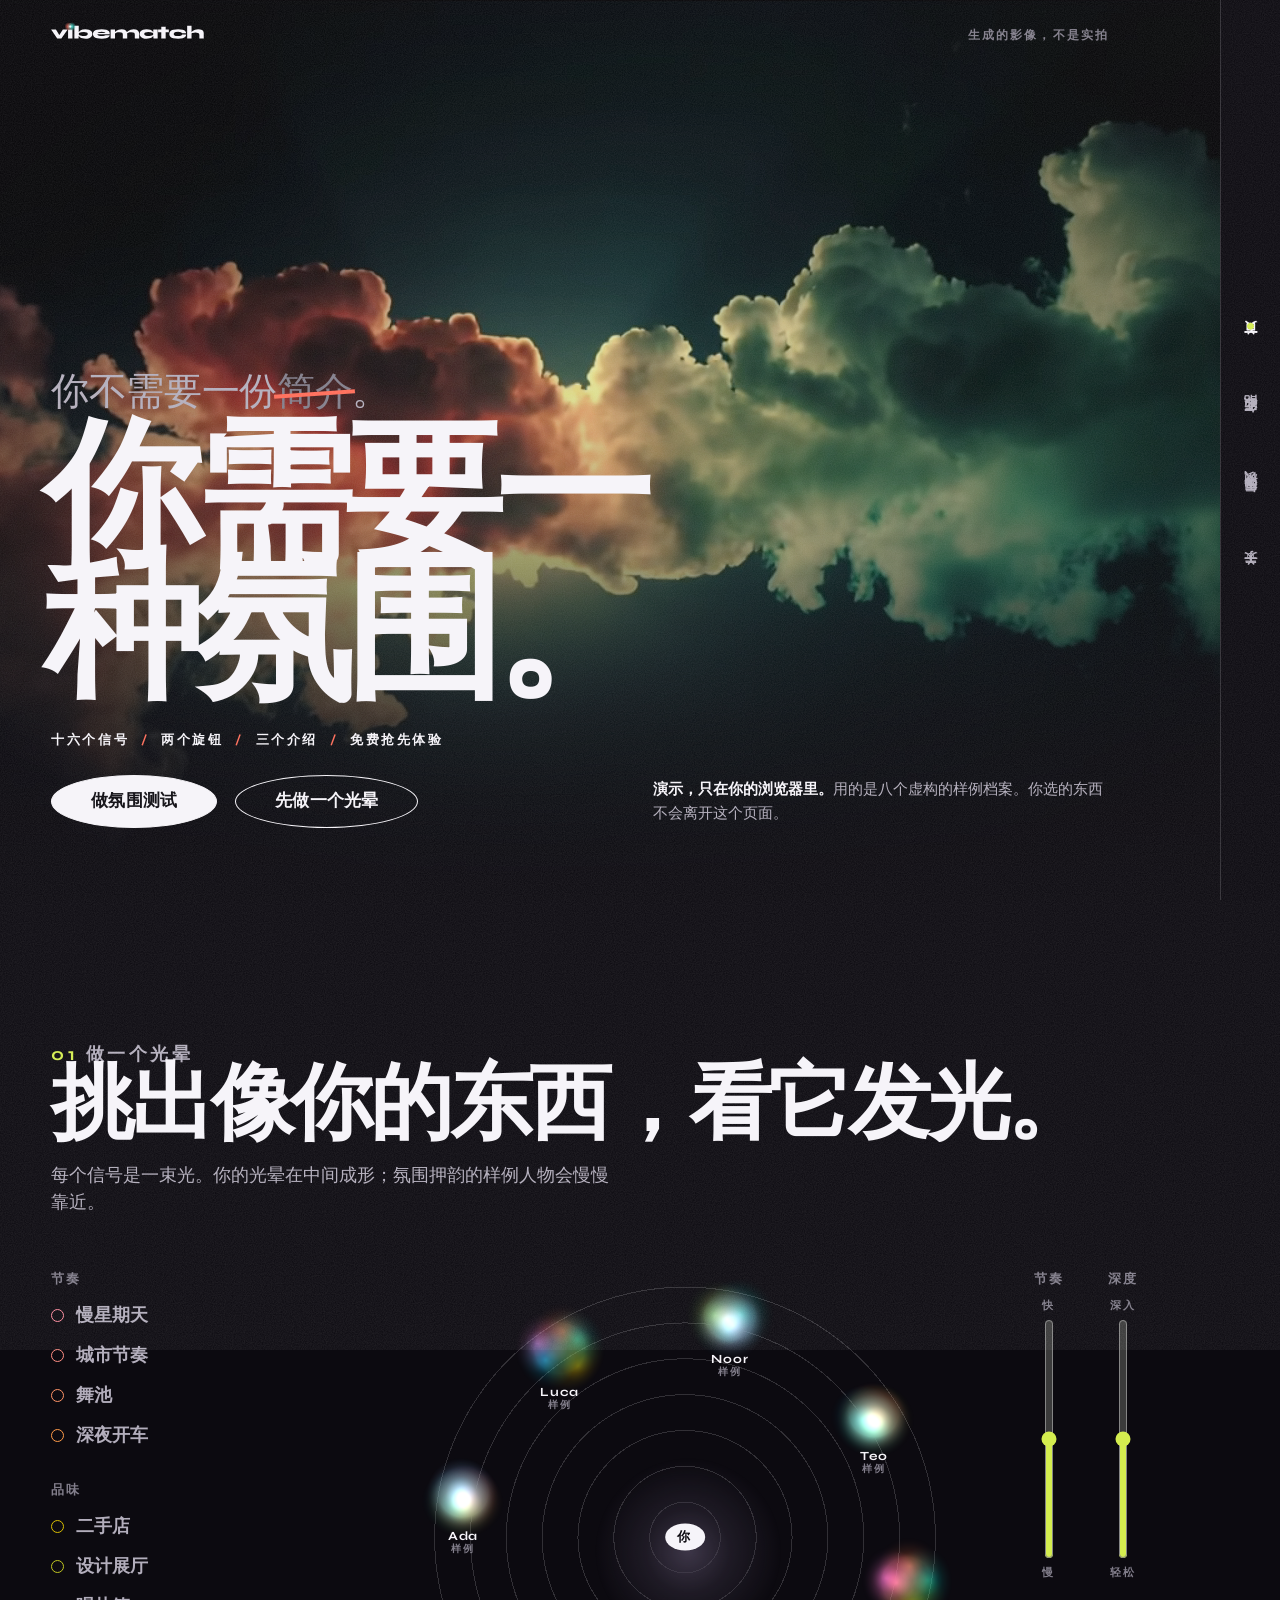
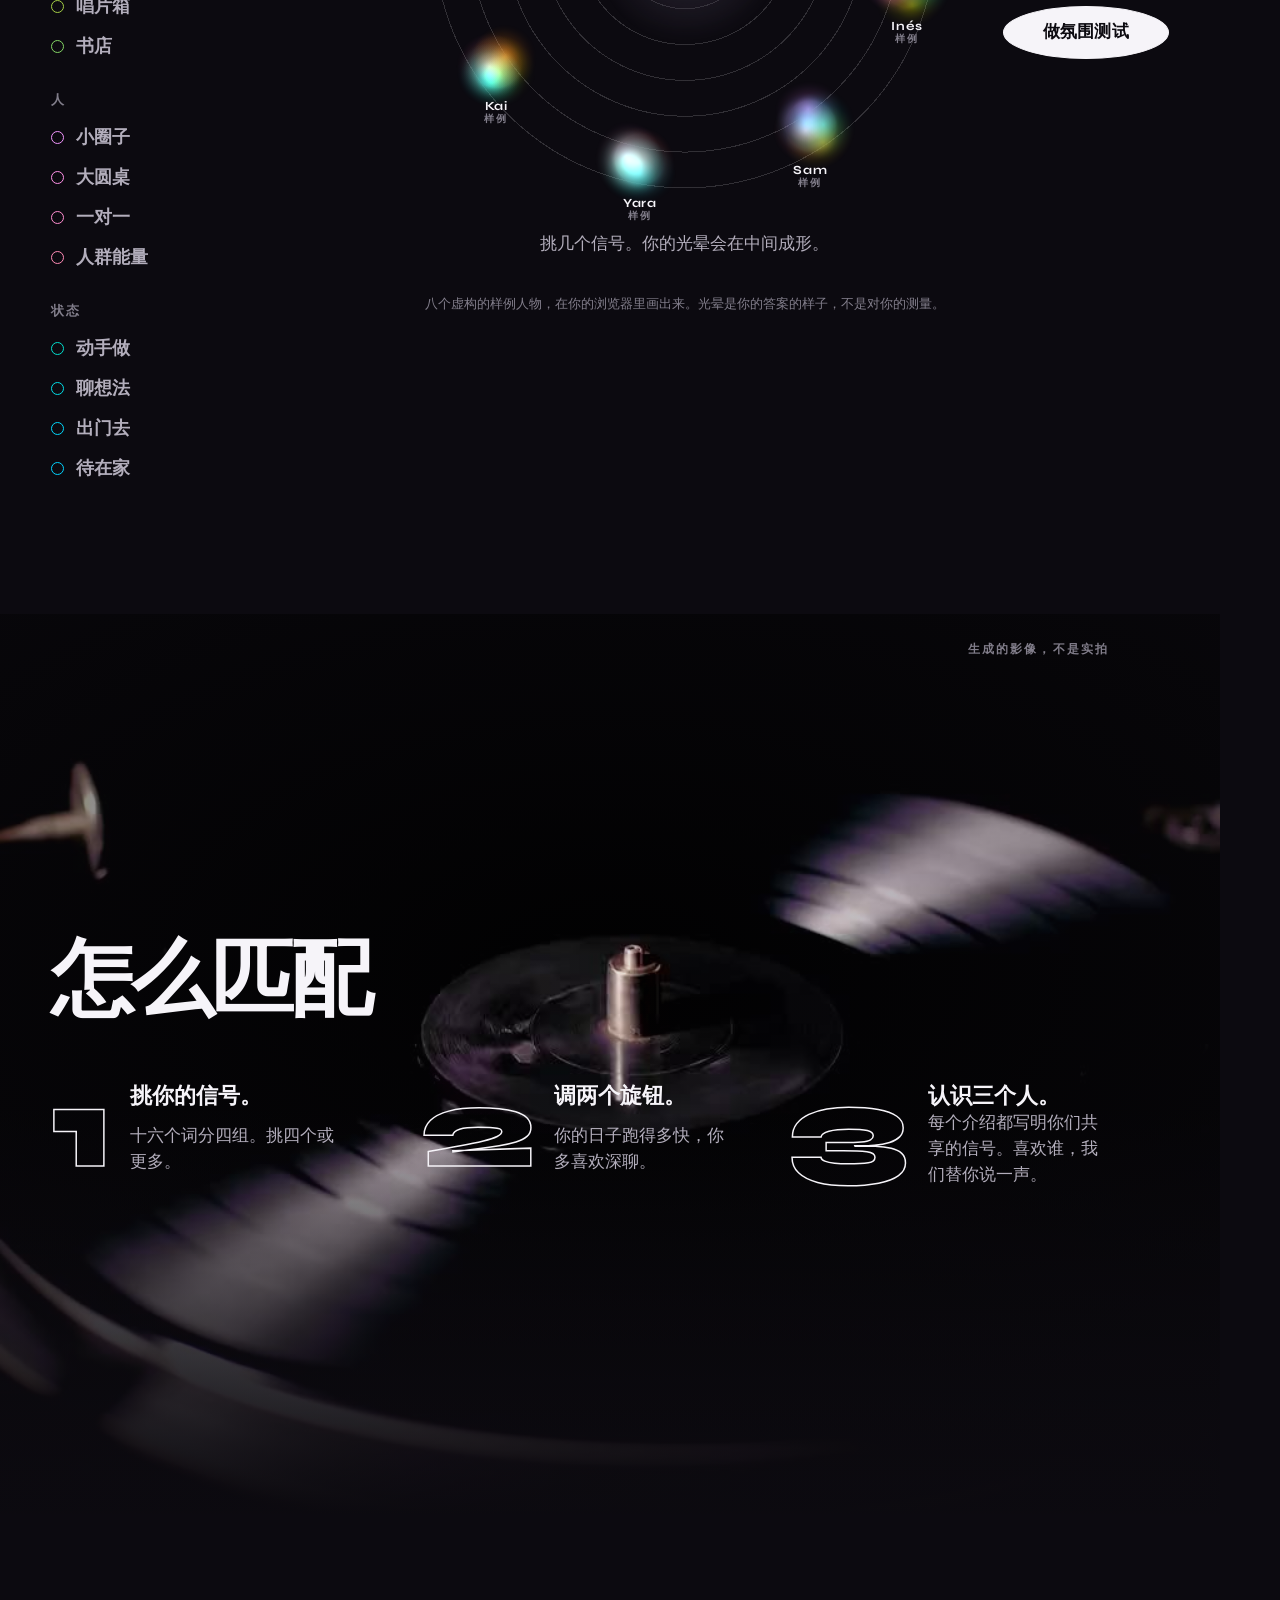
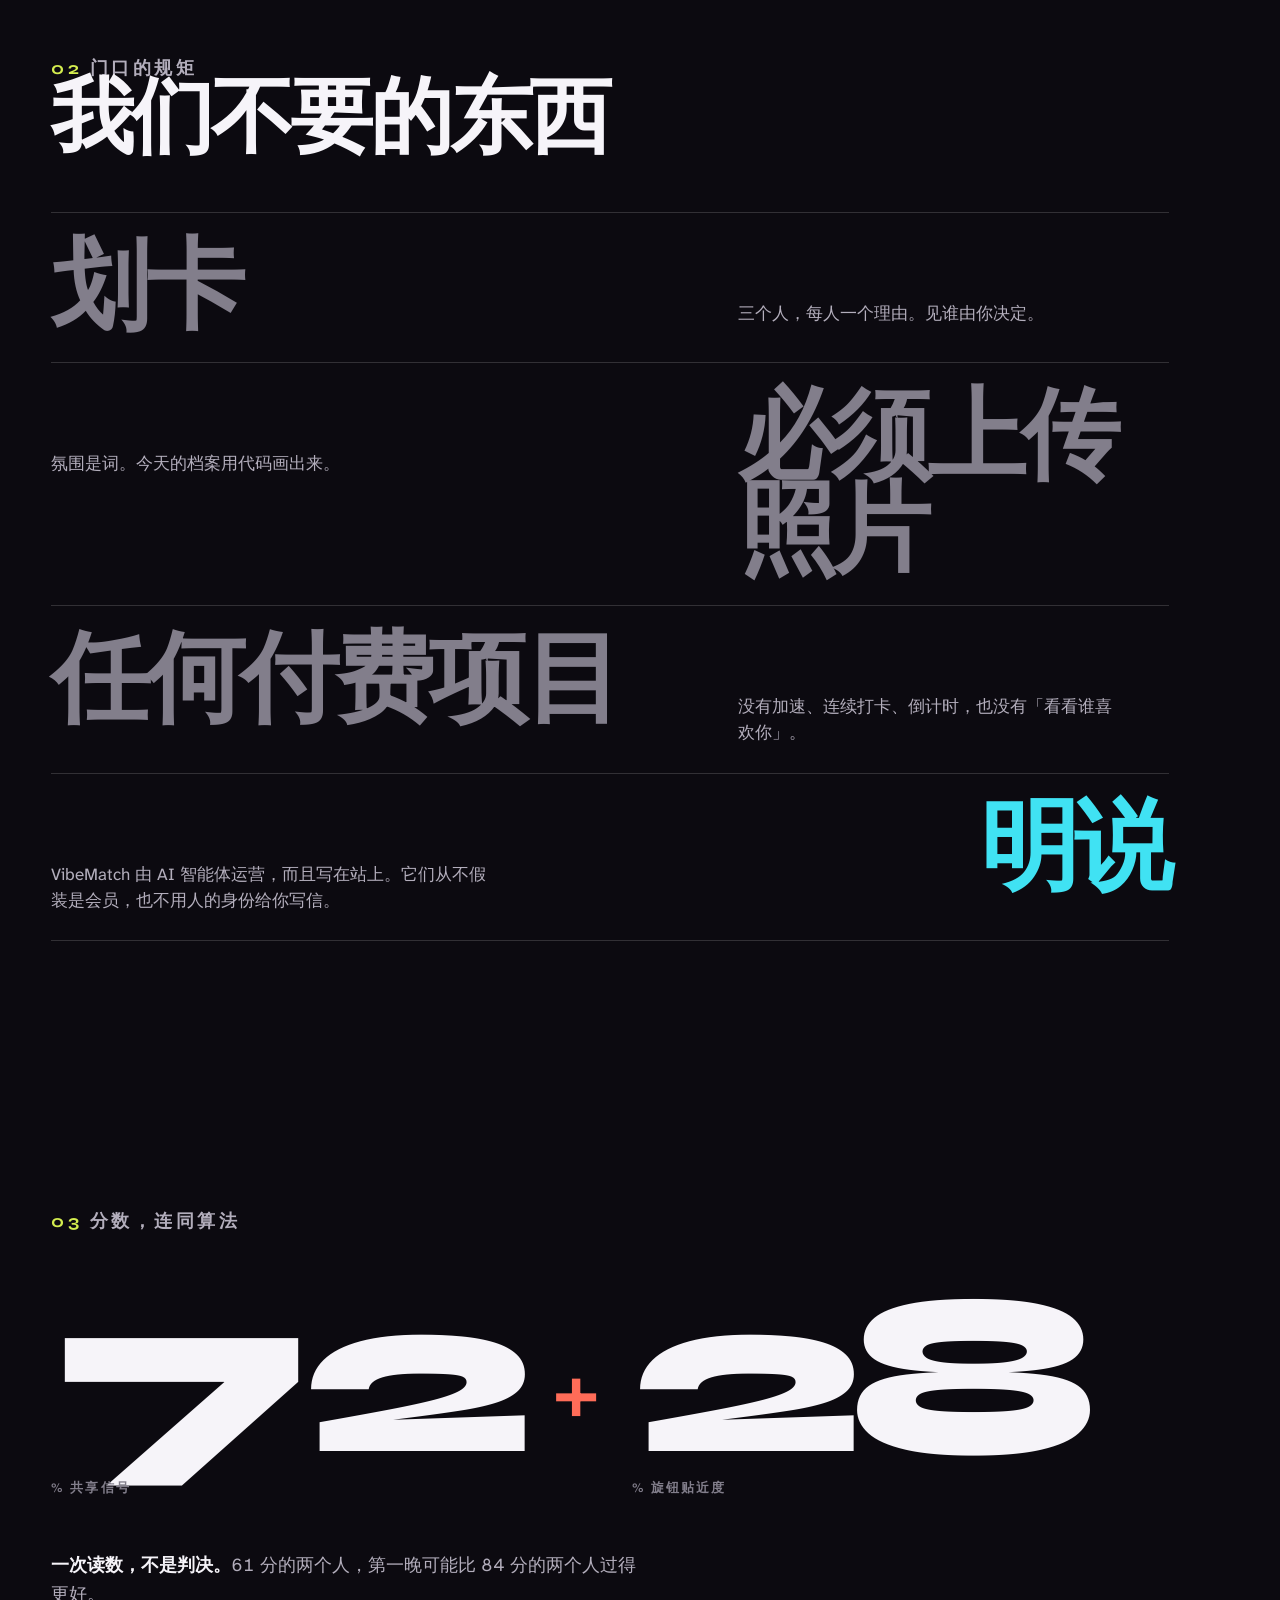
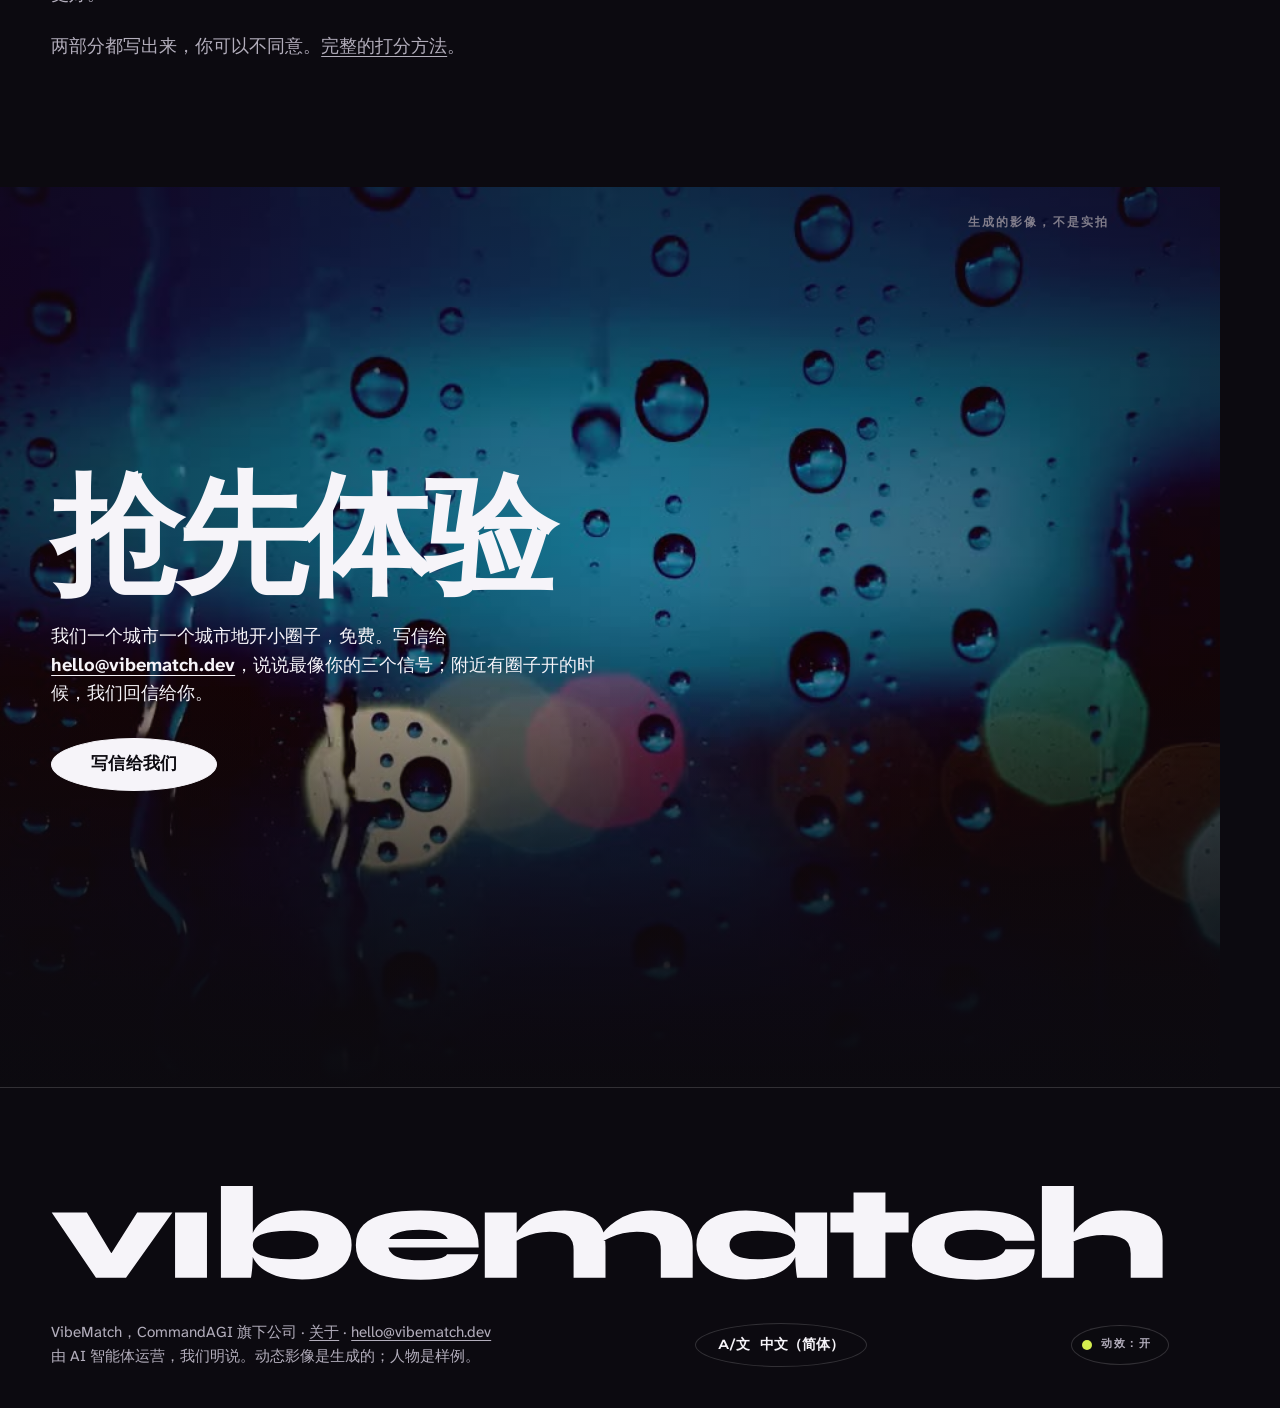
<file: zh-Hans/index.html>
<!doctype html>
<html lang="zh-Hans">
<head>
<meta charset="utf-8">
<meta name="viewport" content="width=device-width, initial-scale=1">
<meta http-equiv="Content-Security-Policy" content="default-src 'self'; script-src 'self'; style-src 'self'; img-src 'self' data:; media-src 'self'; font-src 'self'; connect-src 'none'; object-src 'none'; base-uri 'none'; form-action 'none'">
<title>VibeMatch：凭氛围认识人，不凭简介</title>
<meta name="description" content="VibeMatch 把感觉对味的人介绍给你：十六个信号、两个旋钮、三个介绍，每一个都写明你们共享的氛围。">
<meta name="theme-color" content="#0c0a10">
<meta property="og:title" content="VibeMatch：凭氛围认识人，不凭简介">
<meta property="og:description" content="VibeMatch 把感觉对味的人介绍给你：十六个信号、两个旋钮、三个介绍，每一个都写明你们共享的氛围。">
<meta property="og:image" content="https://vibematch.commandagi.app/og.png">
<meta property="og:url" content="https://vibematch.commandagi.app/zh-Hans/">
<meta name="twitter:card" content="summary_large_image">
<link rel="alternate" hreflang="en" href="https://vibematch.commandagi.app/">
<link rel="alternate" hreflang="es" href="https://vibematch.commandagi.app/es/">
<link rel="alternate" hreflang="zh-Hans" href="https://vibematch.commandagi.app/zh-Hans/">
<link rel="alternate" hreflang="x-default" href="https://vibematch.commandagi.app/">
<link rel="preload" href="../fonts/syne.woff2" as="font" type="font/woff2" crossorigin>
<link rel="stylesheet" href="../style.css">
<link rel="icon" href="../mark.svg" type="image/svg+xml">
<link rel="apple-touch-icon" href="../touch-icon.png">
<script type="module" src="../home.js"></script>
</head>
<body class="home">
<a class="skip" href="#main">跳到正文</a>
<header class="site-head">
  <a class="brand" href="./" aria-label="VibeMatch, 首页"><svg xmlns="http://www.w3.org/2000/svg" viewBox="0 -900 8407 930" aria-hidden="true" focusable="false">
<defs><radialGradient id="vm-a"><stop offset="0" stop-color="#ff6f61"/><stop offset="1" stop-color="#ff6f61" stop-opacity="0"/></radialGradient><radialGradient id="vm-b"><stop offset="0" stop-color="#3fe0d0"/><stop offset="1" stop-color="#3fe0d0" stop-opacity="0"/></radialGradient></defs>
<path id="wm-glyphs" fill="currentColor" d="M510 -90 396 -92 648 -490H913L564 0H338L5 -490H269Z M933 -490H1173V0H933Z M1888 14Q1798 14 1726.0 -4.5Q1654 -23 1603.0 -57.5Q1552 -92 1525.0 -139.5Q1498 -187 1498 -245Q1498 -303 1525.0 -351.0Q1552 -399 1603.0 -433.5Q1654 -468 1726.0 -486.5Q1798 -505 1888 -505Q1996 -505 2080.5 -476.0Q2165 -447 2213.0 -389.0Q2261 -331 2261 -245Q2261 -163 2213.0 -105.0Q2165 -47 2080.5 -16.5Q1996 14 1888 14ZM1798 -138Q1866 -138 1914.0 -150.0Q1962 -162 1987.0 -186.0Q2012 -210 2012 -245Q2012 -299 1956.0 -325.5Q1900 -352 1798 -352Q1722 -352 1658.5 -343.0Q1595 -334 1556.5 -311.0Q1518 -288 1518 -245Q1518 -203 1556.5 -180.0Q1595 -157 1658.5 -147.5Q1722 -138 1798 -138ZM1518 -690V-190Q1518 -126 1513.5 -74.5Q1509 -23 1504 0H1278V-690Z M2979 -176H3215Q3206 -118 3157.5 -75.0Q3109 -32 3016.5 -8.5Q2924 15 2781 15Q2630 15 2520.5 -9.0Q2411 -33 2352.0 -90.0Q2293 -147 2293 -244Q2293 -340 2350.5 -397.5Q2408 -455 2517.0 -480.0Q2626 -505 2781 -505Q2933 -505 3030.0 -478.0Q3127 -451 3173.0 -390.5Q3219 -330 3217 -227H2537Q2542 -201 2565.5 -179.0Q2589 -157 2638.5 -143.5Q2688 -130 2771 -130Q2857 -130 2912.5 -142.0Q2968 -154 2979 -176ZM2771 -360Q2665 -360 2609.5 -337.0Q2554 -314 2544 -291H2984Q2977 -317 2928.0 -338.5Q2879 -360 2771 -360Z M3263 -490H3503V0H3263ZM3863 -505Q3922 -505 3977.0 -492.5Q4032 -480 4075.5 -450.0Q4119 -420 4145.0 -368.0Q4171 -316 4171 -237V0H3931V-207Q3931 -282 3892.0 -313.5Q3853 -345 3751 -345Q3697 -345 3646.5 -333.0Q3596 -321 3556.0 -304.5Q3516 -288 3493 -272L3491 -310Q3495 -328 3518.5 -360.5Q3542 -393 3587.0 -426.0Q3632 -459 3700.5 -482.0Q3769 -505 3863 -505ZM4519 -505Q4578 -505 4633.0 -492.5Q4688 -480 4731.5 -450.0Q4775 -420 4801.0 -368.0Q4827 -316 4827 -237V0H4587V-207Q4587 -282 4548.0 -313.5Q4509 -345 4407 -345Q4353 -345 4302.5 -333.0Q4252 -321 4212.0 -304.5Q4172 -288 4149 -272L4147 -320Q4151 -335 4177.0 -365.0Q4203 -395 4250.5 -427.0Q4298 -459 4365.5 -482.0Q4433 -505 4519 -505Z M5228 14Q5120 14 5036.0 -16.5Q4952 -47 4903.5 -105.0Q4855 -163 4855 -245Q4855 -331 4903.5 -389.0Q4952 -447 5036.0 -476.0Q5120 -505 5228 -505Q5348 -505 5435.5 -472.5Q5523 -440 5570.5 -381.5Q5618 -323 5618 -245Q5618 -187 5591.0 -139.5Q5564 -92 5513.0 -57.5Q5462 -23 5390.0 -4.5Q5318 14 5228 14ZM5318 -138Q5394 -138 5457.5 -147.5Q5521 -157 5559.5 -180.0Q5598 -203 5598 -245Q5598 -288 5559.5 -311.0Q5521 -334 5457.5 -343.0Q5394 -352 5318 -352Q5216 -352 5160.0 -325.5Q5104 -299 5104 -245Q5104 -210 5129.0 -186.0Q5154 -162 5202.0 -150.0Q5250 -138 5318 -138ZM5598 -490H5838V0H5612Q5612 0 5608.5 -23.0Q5605 -46 5601.5 -89.0Q5598 -132 5598 -190Z M5863 -490H6451V-340H5863ZM6037 -640H6277V0H6037Z M7400 -213Q7400 -141 7355.0 -90.0Q7310 -39 7213.0 -12.0Q7116 15 6961 15Q6806 15 6697.5 -10.0Q6589 -35 6532.5 -92.0Q6476 -149 6476 -244Q6476 -339 6532.5 -396.5Q6589 -454 6697.5 -479.5Q6806 -505 6961 -505Q7116 -505 7212.0 -478.0Q7308 -451 7353.0 -400.0Q7398 -349 7399 -278H7179Q7163 -317 7107.0 -338.5Q7051 -360 6961 -360Q6888 -360 6834.0 -349.5Q6780 -339 6750.5 -314.0Q6721 -289 6721 -244Q6721 -200 6750.0 -175.0Q6779 -150 6833.0 -140.0Q6887 -130 6961 -130Q7051 -130 7107.5 -151.5Q7164 -173 7180 -213Z M8122 0V-182Q8122 -227 8104.0 -258.0Q8086 -289 8040.5 -304.5Q7995 -320 7912 -320Q7865 -320 7820.5 -311.5Q7776 -303 7740.5 -291.0Q7705 -279 7684 -267L7682 -315Q7686 -330 7709.5 -360.5Q7733 -391 7778.0 -424.5Q7823 -458 7891.5 -481.5Q7960 -505 8054 -505Q8113 -505 8168.0 -494.0Q8223 -483 8266.5 -457.5Q8310 -432 8336.0 -389.0Q8362 -346 8362 -282V0ZM7454 0V-690H7694V0Z"/>
<circle cx="975" cy="-650" r="240" fill="url(#vm-a)"/><circle cx="1131" cy="-650" r="240" fill="url(#vm-b)"/><circle cx="1053" cy="-650" r="62" fill="currentColor"/>
</svg></a>
  <button class="menu-btn" type="button" popovertarget="site-nav">菜单</button>
  <nav class="site-nav" id="site-nav" popover aria-label="网站">
    <a href="./" aria-current="page">首页</a>
    <a href="#how">怎么匹配</a>
    <a href="app/">氛围测试</a>
    <a href="about.html">关于</a>
    <button class="btn quiet close" type="button" popovertarget="site-nav" popovertargetaction="hide">关闭</button>
  </nav>
</header>

<main id="main">
  <section class="film hero" aria-labelledby="hero-title">
    <video class="loop" muted loop playsinline preload="auto" poster="../media/auras.jpg" aria-hidden="true" tabindex="-1">
      <source src="../media/auras.av1.mp4" type="video/mp4; codecs=av01.0.05M.08">
      <source src="../media/auras.h264.mp4" type="video/mp4">
    </video>
    <h1 id="hero-title"><span class="h1-small">你不需要一份<s>简介</s>。</span> <span class="h1-big">你需要一种氛围。</span></h1>
    <ul class="bill"><li>十六个信号</li><li>两个旋钮</li><li>三个介绍</li><li>免费抢先体验</li></ul>
    <div class="hero-foot">
      <div class="btns">
        <a class="btn primary" href="app/">做氛围测试</a>
        <a class="btn" href="#aura">先做一个光晕</a>
      </div>
      <p class="notice"><strong>演示，只在你的浏览器里。</strong>用的是八个虚构的样例档案。你选的东西不会离开这个页面。</p>
    </div>
    <p class="caption">生成的影像，不是实拍</p>
  </section>

  <section class="section" id="aura" aria-labelledby="aura-title">
    <div class="sec-head rise">
      <p class="eyebrow"><b>01</b> 做一个光晕</p>
      <h2 id="aura-title">挑出像你的东西，看它发光。</h2>
      <p>每个信号是一束光。你的光晕在中间成形；氛围押韵的样例人物会慢慢靠近。</p>
    </div>
    <div class="mixer" data-you="你">
      <div class="setlist" id="setlist"><noscript><p>光晕需要 JavaScript。氛围测试也需要：它在这个页面里运行，不连接任何地方。</p></noscript></div>
      <div class="field-wrap">
        <div class="field" id="field">
          <canvas class="me" id="me" width="600" height="600" aria-hidden="true"></canvas>
          <p class="me-label" aria-hidden="true">你</p>
        </div>
        <p class="readout" id="readout" aria-live="polite"></p>
        <p class="legend">八个虚构的样例人物，在你的浏览器里画出来。光晕是你的答案的样子，不是对你的测量。</p>
      </div>
      <div>
        <div class="faders">
          <label class="fader"><span class="label">节奏</span>
            <span class="fader-row"><span class="ends ends-low">慢</span><input type="range" id="tempo" min="0" max="100" step="1" value="50"><span class="ends ends-high">快</span></span>
          </label>
          <label class="fader"><span class="label">深度</span>
            <span class="fader-row"><span class="ends ends-low">轻松</span><input type="range" id="depth" min="0" max="100" step="1" value="50"><span class="ends ends-high">深入</span></span>
          </label>
        </div>
        <p class="to-app"><a class="btn primary" id="to-app" href="app/">做氛围测试</a></p>
      </div>
    </div>
  </section>

  <section class="film how" id="how" aria-labelledby="how-title">
    <video class="loop" muted loop playsinline preload="none" poster="../media/record.jpg" aria-hidden="true" tabindex="-1">
      <source src="../media/record.av1.mp4" type="video/mp4; codecs=av01.0.05M.08">
      <source src="../media/record.h264.mp4" type="video/mp4">
    </video>
    <h2 id="how-title" class="rise">怎么匹配</h2>
    <ol class="lineup">
      <li class="rise"><strong>挑你的信号。</strong><span>十六个词分四组。挑四个或更多。</span></li>
      <li class="rise"><strong>调两个旋钮。</strong><span>你的日子跑得多快，你多喜欢深聊。</span></li>
      <li class="rise"><strong>认识三个人。</strong><span>每个介绍都写明你们共享的信号。喜欢谁，我们替你说一声。</span></li>
    </ol>
    <p class="caption">生成的影像，不是实拍</p>
  </section>

  <section class="section" id="what" aria-labelledby="what-title">
    <div class="sec-head rise">
      <p class="eyebrow"><b>02</b> 门口的规矩</p>
      <h2 id="what-title">我们不要的东西</h2>
    </div>
    <ul class="door">
      <li class="struck"><span class="word"><span class="sr">✕ </span>划卡</span><p class="note">三个人，每人一个理由。见谁由你决定。</p></li>
      <li class="struck"><span class="word"><span class="sr">✕ </span>必须上传照片</span><p class="note">氛围是词。今天的档案用代码画出来。</p></li>
      <li class="struck"><span class="word"><span class="sr">✕ </span>任何付费项目</span><p class="note">没有加速、连续打卡、倒计时，也没有「看看谁喜欢你」。</p></li>
      <li class="lit"><span class="word">明说</span><p class="note">VibeMatch 由 AI 智能体运营，而且写在站上。它们从不假装是会员，也不用人的身份给你写信。</p></li>
    </ul>
  </section>

  <section class="section" id="score" aria-labelledby="score-title">
    <div class="sec-head">
      <p class="eyebrow"><b>03</b> 分数，连同算法</p>
      <h2 id="score-title" class="sr">分数</h2>
    </div>
    <p class="sum">
      <span class="part"><span class="num">72</span><span class="label">% 共享信号</span></span>
      <span class="op" aria-hidden="true">+</span>
      <span class="part"><span class="num">28</span><span class="label">% 旋钮贴近度</span></span>
    </p>
    <div class="verdict rise"><p><b>一次读数，不是判决。</b>61 分的两个人，第一晚可能比 84 分的两个人过得更好。</p><p>两部分都写出来，你可以不同意。<a href="about.html#score">完整的打分方法</a>。</p></div>
  </section>

  <section class="film early" id="early" aria-labelledby="early-title">
    <video class="loop" muted loop playsinline preload="none" poster="../media/rain.jpg" aria-hidden="true" tabindex="-1">
      <source src="../media/rain.av1.mp4" type="video/mp4; codecs=av01.0.05M.08">
      <source src="../media/rain.h264.mp4" type="video/mp4">
    </video>
    <h2 id="early-title" class="rise">抢先体验</h2>
    <p class="rise">我们一个城市一个城市地开小圈子，免费。写信给 <a class="mail" href="mailto:hello@vibematch.dev">hello@vibematch.dev</a>，说说最像你的三个信号；附近有圈子开的时候，我们回信给你。</p>
    <a class="btn primary" href="mailto:hello@vibematch.dev">写信给我们</a>
    <p class="caption">生成的影像，不是实拍</p>
  </section>
</main>

<footer class="site-foot">
  <div class="big" aria-hidden="true"><svg viewBox="0 -900 8407 930"><use href="#wm-glyphs"/></svg></div>
  <div class="row">
    <div><p>VibeMatch，CommandAGI 旗下公司 &middot; <a href="about.html">关于</a> &middot; <a href="mailto:hello@vibematch.dev">hello@vibematch.dev</a></p><p>由 AI 智能体运营，我们明说。动态影像是生成的；人物是样例。</p></div>
    <details class="locale">
      <summary aria-label="语言">A/文 <span lang="zh-Hans">中文（简体）</span></summary>
      <nav class="menu" aria-label="语言">
        <a href="../" lang="en">English</a>
        <a href="../es/" lang="es">Español</a>
        <a href="./" lang="zh-Hans" aria-current="true">中文（简体）</a>
      </nav>
    </details>
  </div>
</footer>
</body>
</html>
</file>
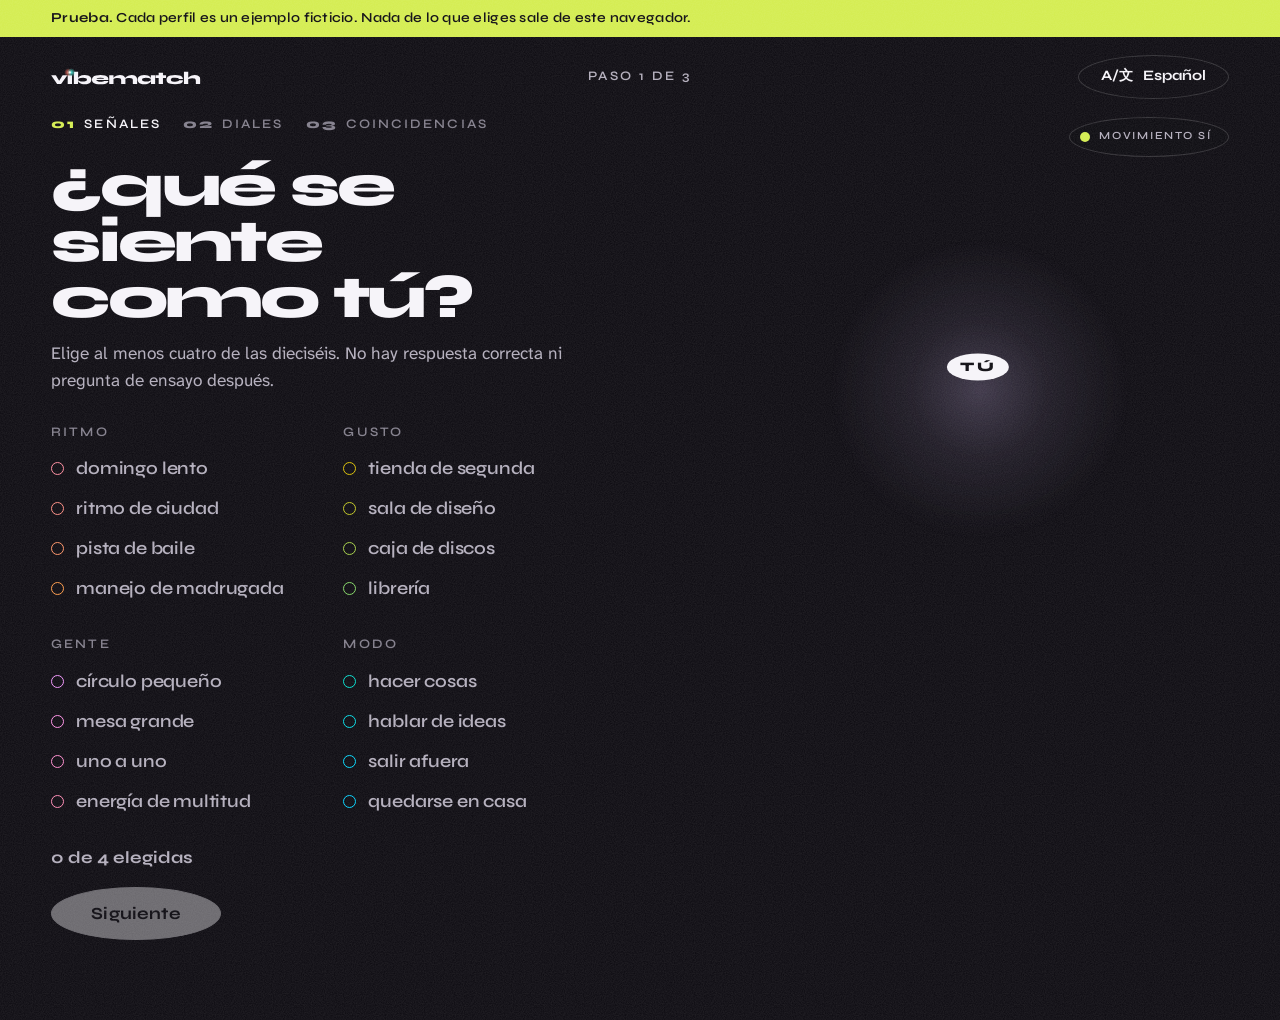
<file: es/app/index.html>
<!doctype html>
<html lang="es">
<head>
<meta charset="utf-8">
<meta name="viewport" content="width=device-width, initial-scale=1">
<meta http-equiv="Content-Security-Policy" content="default-src 'self'; script-src 'self'; style-src 'self'; img-src 'self' data:; font-src 'self'; connect-src 'none'; object-src 'none'; base-uri 'none'; form-action 'none'">
<title>Prueba de vibra | VibeMatch</title>
<meta name="description" content="La prueba de VibeMatch: dieciséis señales, dos diales y tres personas de ejemplo cuya vibra rima con la tuya. Nada sale de tu navegador.">
<link rel="alternate" hreflang="en" href="https://vibematch.commandagi.app/app/">
<link rel="alternate" hreflang="es" href="https://vibematch.commandagi.app/es/app/">
<link rel="alternate" hreflang="zh-Hans" href="https://vibematch.commandagi.app/zh-Hans/app/">
<link rel="alternate" hreflang="x-default" href="https://vibematch.commandagi.app/app/">
<link rel="preload" href="../../fonts/syne.woff2" as="font" type="font/woff2" crossorigin>
<link rel="stylesheet" href="../../style.css">
<link rel="stylesheet" href="../../app/app.css">
<link rel="icon" href="../../mark.svg" type="image/svg+xml">
<link rel="apple-touch-icon" href="../../touch-icon.png">
<meta name="theme-color" content="#0c0a10">
</head>
<body class="app">
<a class="skip" href="#view">Ir a la prueba</a>
<p class="demo-banner" role="note"><strong>Prueba.</strong> Cada perfil es un ejemplo ficticio. Nada de lo que eliges sale de este navegador.</p>
<header class="app-head">
  <div class="wrap">
    <a class="brand" href="../" aria-label="VibeMatch"><svg xmlns="http://www.w3.org/2000/svg" viewBox="0 -900 8407 930" aria-hidden="true" focusable="false">
<defs><radialGradient id="vm-a"><stop offset="0" stop-color="#ff6f61"/><stop offset="1" stop-color="#ff6f61" stop-opacity="0"/></radialGradient><radialGradient id="vm-b"><stop offset="0" stop-color="#3fe0d0"/><stop offset="1" stop-color="#3fe0d0" stop-opacity="0"/></radialGradient></defs>
<path fill="currentColor" d="M510 -90 396 -92 648 -490H913L564 0H338L5 -490H269Z M933 -490H1173V0H933Z M1888 14Q1798 14 1726.0 -4.5Q1654 -23 1603.0 -57.5Q1552 -92 1525.0 -139.5Q1498 -187 1498 -245Q1498 -303 1525.0 -351.0Q1552 -399 1603.0 -433.5Q1654 -468 1726.0 -486.5Q1798 -505 1888 -505Q1996 -505 2080.5 -476.0Q2165 -447 2213.0 -389.0Q2261 -331 2261 -245Q2261 -163 2213.0 -105.0Q2165 -47 2080.5 -16.5Q1996 14 1888 14ZM1798 -138Q1866 -138 1914.0 -150.0Q1962 -162 1987.0 -186.0Q2012 -210 2012 -245Q2012 -299 1956.0 -325.5Q1900 -352 1798 -352Q1722 -352 1658.5 -343.0Q1595 -334 1556.5 -311.0Q1518 -288 1518 -245Q1518 -203 1556.5 -180.0Q1595 -157 1658.5 -147.5Q1722 -138 1798 -138ZM1518 -690V-190Q1518 -126 1513.5 -74.5Q1509 -23 1504 0H1278V-690Z M2979 -176H3215Q3206 -118 3157.5 -75.0Q3109 -32 3016.5 -8.5Q2924 15 2781 15Q2630 15 2520.5 -9.0Q2411 -33 2352.0 -90.0Q2293 -147 2293 -244Q2293 -340 2350.5 -397.5Q2408 -455 2517.0 -480.0Q2626 -505 2781 -505Q2933 -505 3030.0 -478.0Q3127 -451 3173.0 -390.5Q3219 -330 3217 -227H2537Q2542 -201 2565.5 -179.0Q2589 -157 2638.5 -143.5Q2688 -130 2771 -130Q2857 -130 2912.5 -142.0Q2968 -154 2979 -176ZM2771 -360Q2665 -360 2609.5 -337.0Q2554 -314 2544 -291H2984Q2977 -317 2928.0 -338.5Q2879 -360 2771 -360Z M3263 -490H3503V0H3263ZM3863 -505Q3922 -505 3977.0 -492.5Q4032 -480 4075.5 -450.0Q4119 -420 4145.0 -368.0Q4171 -316 4171 -237V0H3931V-207Q3931 -282 3892.0 -313.5Q3853 -345 3751 -345Q3697 -345 3646.5 -333.0Q3596 -321 3556.0 -304.5Q3516 -288 3493 -272L3491 -310Q3495 -328 3518.5 -360.5Q3542 -393 3587.0 -426.0Q3632 -459 3700.5 -482.0Q3769 -505 3863 -505ZM4519 -505Q4578 -505 4633.0 -492.5Q4688 -480 4731.5 -450.0Q4775 -420 4801.0 -368.0Q4827 -316 4827 -237V0H4587V-207Q4587 -282 4548.0 -313.5Q4509 -345 4407 -345Q4353 -345 4302.5 -333.0Q4252 -321 4212.0 -304.5Q4172 -288 4149 -272L4147 -320Q4151 -335 4177.0 -365.0Q4203 -395 4250.5 -427.0Q4298 -459 4365.5 -482.0Q4433 -505 4519 -505Z M5228 14Q5120 14 5036.0 -16.5Q4952 -47 4903.5 -105.0Q4855 -163 4855 -245Q4855 -331 4903.5 -389.0Q4952 -447 5036.0 -476.0Q5120 -505 5228 -505Q5348 -505 5435.5 -472.5Q5523 -440 5570.5 -381.5Q5618 -323 5618 -245Q5618 -187 5591.0 -139.5Q5564 -92 5513.0 -57.5Q5462 -23 5390.0 -4.5Q5318 14 5228 14ZM5318 -138Q5394 -138 5457.5 -147.5Q5521 -157 5559.5 -180.0Q5598 -203 5598 -245Q5598 -288 5559.5 -311.0Q5521 -334 5457.5 -343.0Q5394 -352 5318 -352Q5216 -352 5160.0 -325.5Q5104 -299 5104 -245Q5104 -210 5129.0 -186.0Q5154 -162 5202.0 -150.0Q5250 -138 5318 -138ZM5598 -490H5838V0H5612Q5612 0 5608.5 -23.0Q5605 -46 5601.5 -89.0Q5598 -132 5598 -190Z M5863 -490H6451V-340H5863ZM6037 -640H6277V0H6037Z M7400 -213Q7400 -141 7355.0 -90.0Q7310 -39 7213.0 -12.0Q7116 15 6961 15Q6806 15 6697.5 -10.0Q6589 -35 6532.5 -92.0Q6476 -149 6476 -244Q6476 -339 6532.5 -396.5Q6589 -454 6697.5 -479.5Q6806 -505 6961 -505Q7116 -505 7212.0 -478.0Q7308 -451 7353.0 -400.0Q7398 -349 7399 -278H7179Q7163 -317 7107.0 -338.5Q7051 -360 6961 -360Q6888 -360 6834.0 -349.5Q6780 -339 6750.5 -314.0Q6721 -289 6721 -244Q6721 -200 6750.0 -175.0Q6779 -150 6833.0 -140.0Q6887 -130 6961 -130Q7051 -130 7107.5 -151.5Q7164 -173 7180 -213Z M8122 0V-182Q8122 -227 8104.0 -258.0Q8086 -289 8040.5 -304.5Q7995 -320 7912 -320Q7865 -320 7820.5 -311.5Q7776 -303 7740.5 -291.0Q7705 -279 7684 -267L7682 -315Q7686 -330 7709.5 -360.5Q7733 -391 7778.0 -424.5Q7823 -458 7891.5 -481.5Q7960 -505 8054 -505Q8113 -505 8168.0 -494.0Q8223 -483 8266.5 -457.5Q8310 -432 8336.0 -389.0Q8362 -346 8362 -282V0ZM7454 0V-690H7694V0Z"/>
<circle cx="975" cy="-650" r="240" fill="url(#vm-a)"/><circle cx="1131" cy="-650" r="240" fill="url(#vm-b)"/><circle cx="1053" cy="-650" r="62" fill="currentColor"/>
</svg></a>
    <span class="progress" id="progress" aria-live="polite">Paso 1 de 3</span>
    <details class="locale">
      <summary aria-label="Idioma">A/文 <span lang="es">Español</span></summary>
      <nav class="menu" aria-label="Idioma">
        <a href="../../app/" lang="en">English</a>
        <a href="./" lang="es" aria-current="true">Español</a>
        <a href="../../zh-Hans/app/" lang="zh-Hans">中文（简体）</a>
      </nav>
    </details>
  </div>
</header>

<div class="stage">
<main id="view" class="app-main" tabindex="-1"></main>
<aside class="me-side" aria-hidden="true"><canvas id="me-aura" width="600" height="600"></canvas><p class="me-tag">tú</p></aside>
</div>

<dialog id="opener-dialog" aria-labelledby="opener-title">
  <h2 id="opener-title"></h2>
  <p id="opener-text"></p>
  <p class="muted">En el producto real enviamos esto a su bandeja. En la prueba nada sale de esta página.</p>
  <div class="btns"><button type="button" class="btn primary" id="opener-close">Cerrar</button></div>
</dialog>

<script type="module" src="../../app/app.js"></script>
</body>
</html>
</file>
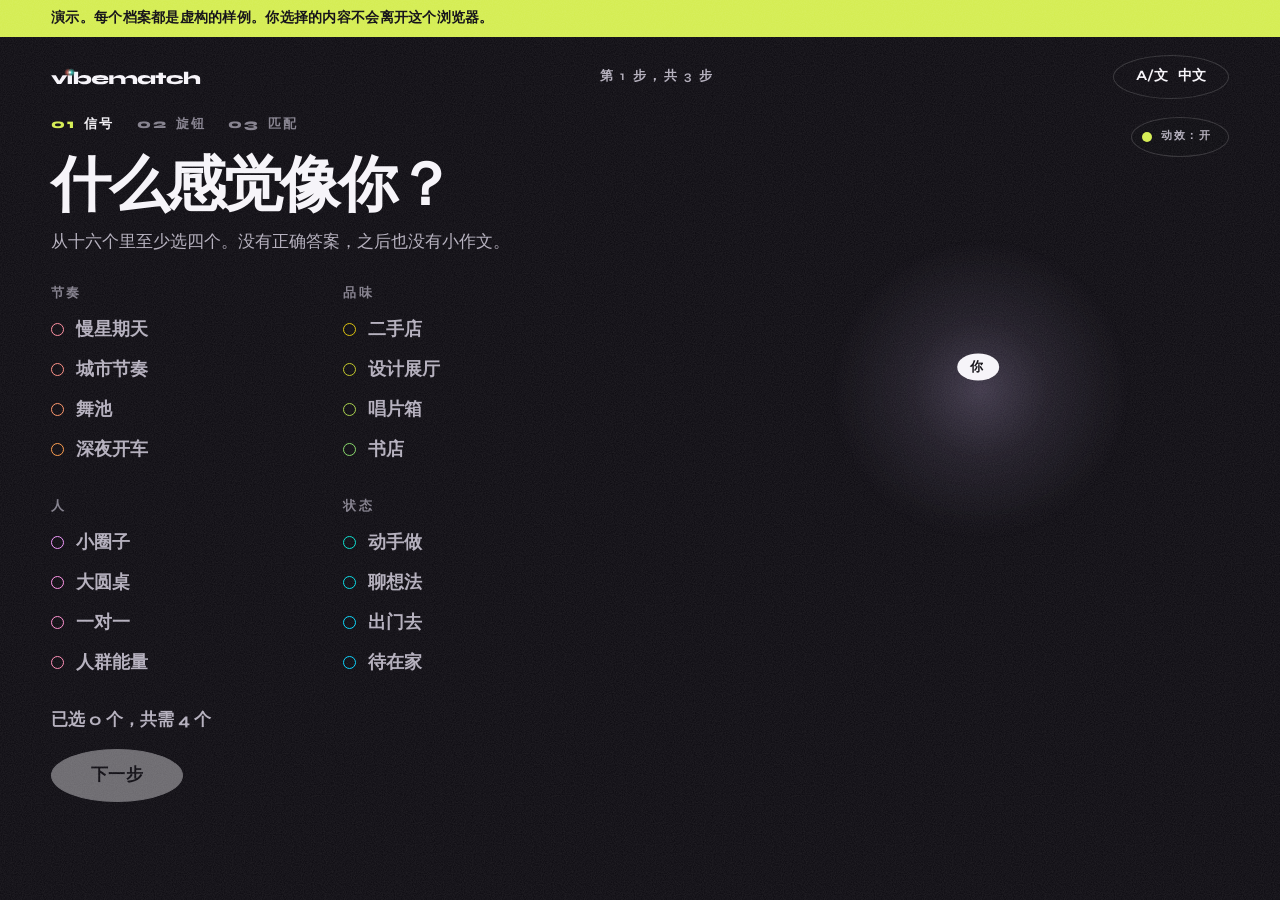
<file: zh-Hans/app/index.html>
<!doctype html>
<html lang="zh-Hans">
<head>
<meta charset="utf-8">
<meta name="viewport" content="width=device-width, initial-scale=1">
<meta http-equiv="Content-Security-Policy" content="default-src 'self'; script-src 'self'; style-src 'self'; img-src 'self' data:; font-src 'self'; connect-src 'none'; object-src 'none'; base-uri 'none'; form-action 'none'">
<title>氛围测试 | VibeMatch</title>
<meta name="description" content="VibeMatch 的氛围测试：十六个信号、两个旋钮，三个和你氛围押韵的样例人物。什么都不会离开你的浏览器。">
<link rel="alternate" hreflang="en" href="https://vibematch.commandagi.app/app/">
<link rel="alternate" hreflang="es" href="https://vibematch.commandagi.app/es/app/">
<link rel="alternate" hreflang="zh-Hans" href="https://vibematch.commandagi.app/zh-Hans/app/">
<link rel="alternate" hreflang="x-default" href="https://vibematch.commandagi.app/app/">
<link rel="preload" href="../../fonts/syne.woff2" as="font" type="font/woff2" crossorigin>
<link rel="stylesheet" href="../../style.css">
<link rel="stylesheet" href="../../app/app.css">
<link rel="icon" href="../../mark.svg" type="image/svg+xml">
<link rel="apple-touch-icon" href="../../touch-icon.png">
<meta name="theme-color" content="#0c0a10">
</head>
<body class="app">
<a class="skip" href="#view">跳到测试</a>
<p class="demo-banner" role="note"><strong>演示。</strong>每个档案都是虚构的样例。你选择的内容不会离开这个浏览器。</p>
<header class="app-head">
  <div class="wrap">
    <a class="brand" href="../" aria-label="VibeMatch"><svg xmlns="http://www.w3.org/2000/svg" viewBox="0 -900 8407 930" aria-hidden="true" focusable="false">
<defs><radialGradient id="vm-a"><stop offset="0" stop-color="#ff6f61"/><stop offset="1" stop-color="#ff6f61" stop-opacity="0"/></radialGradient><radialGradient id="vm-b"><stop offset="0" stop-color="#3fe0d0"/><stop offset="1" stop-color="#3fe0d0" stop-opacity="0"/></radialGradient></defs>
<path fill="currentColor" d="M510 -90 396 -92 648 -490H913L564 0H338L5 -490H269Z M933 -490H1173V0H933Z M1888 14Q1798 14 1726.0 -4.5Q1654 -23 1603.0 -57.5Q1552 -92 1525.0 -139.5Q1498 -187 1498 -245Q1498 -303 1525.0 -351.0Q1552 -399 1603.0 -433.5Q1654 -468 1726.0 -486.5Q1798 -505 1888 -505Q1996 -505 2080.5 -476.0Q2165 -447 2213.0 -389.0Q2261 -331 2261 -245Q2261 -163 2213.0 -105.0Q2165 -47 2080.5 -16.5Q1996 14 1888 14ZM1798 -138Q1866 -138 1914.0 -150.0Q1962 -162 1987.0 -186.0Q2012 -210 2012 -245Q2012 -299 1956.0 -325.5Q1900 -352 1798 -352Q1722 -352 1658.5 -343.0Q1595 -334 1556.5 -311.0Q1518 -288 1518 -245Q1518 -203 1556.5 -180.0Q1595 -157 1658.5 -147.5Q1722 -138 1798 -138ZM1518 -690V-190Q1518 -126 1513.5 -74.5Q1509 -23 1504 0H1278V-690Z M2979 -176H3215Q3206 -118 3157.5 -75.0Q3109 -32 3016.5 -8.5Q2924 15 2781 15Q2630 15 2520.5 -9.0Q2411 -33 2352.0 -90.0Q2293 -147 2293 -244Q2293 -340 2350.5 -397.5Q2408 -455 2517.0 -480.0Q2626 -505 2781 -505Q2933 -505 3030.0 -478.0Q3127 -451 3173.0 -390.5Q3219 -330 3217 -227H2537Q2542 -201 2565.5 -179.0Q2589 -157 2638.5 -143.5Q2688 -130 2771 -130Q2857 -130 2912.5 -142.0Q2968 -154 2979 -176ZM2771 -360Q2665 -360 2609.5 -337.0Q2554 -314 2544 -291H2984Q2977 -317 2928.0 -338.5Q2879 -360 2771 -360Z M3263 -490H3503V0H3263ZM3863 -505Q3922 -505 3977.0 -492.5Q4032 -480 4075.5 -450.0Q4119 -420 4145.0 -368.0Q4171 -316 4171 -237V0H3931V-207Q3931 -282 3892.0 -313.5Q3853 -345 3751 -345Q3697 -345 3646.5 -333.0Q3596 -321 3556.0 -304.5Q3516 -288 3493 -272L3491 -310Q3495 -328 3518.5 -360.5Q3542 -393 3587.0 -426.0Q3632 -459 3700.5 -482.0Q3769 -505 3863 -505ZM4519 -505Q4578 -505 4633.0 -492.5Q4688 -480 4731.5 -450.0Q4775 -420 4801.0 -368.0Q4827 -316 4827 -237V0H4587V-207Q4587 -282 4548.0 -313.5Q4509 -345 4407 -345Q4353 -345 4302.5 -333.0Q4252 -321 4212.0 -304.5Q4172 -288 4149 -272L4147 -320Q4151 -335 4177.0 -365.0Q4203 -395 4250.5 -427.0Q4298 -459 4365.5 -482.0Q4433 -505 4519 -505Z M5228 14Q5120 14 5036.0 -16.5Q4952 -47 4903.5 -105.0Q4855 -163 4855 -245Q4855 -331 4903.5 -389.0Q4952 -447 5036.0 -476.0Q5120 -505 5228 -505Q5348 -505 5435.5 -472.5Q5523 -440 5570.5 -381.5Q5618 -323 5618 -245Q5618 -187 5591.0 -139.5Q5564 -92 5513.0 -57.5Q5462 -23 5390.0 -4.5Q5318 14 5228 14ZM5318 -138Q5394 -138 5457.5 -147.5Q5521 -157 5559.5 -180.0Q5598 -203 5598 -245Q5598 -288 5559.5 -311.0Q5521 -334 5457.5 -343.0Q5394 -352 5318 -352Q5216 -352 5160.0 -325.5Q5104 -299 5104 -245Q5104 -210 5129.0 -186.0Q5154 -162 5202.0 -150.0Q5250 -138 5318 -138ZM5598 -490H5838V0H5612Q5612 0 5608.5 -23.0Q5605 -46 5601.5 -89.0Q5598 -132 5598 -190Z M5863 -490H6451V-340H5863ZM6037 -640H6277V0H6037Z M7400 -213Q7400 -141 7355.0 -90.0Q7310 -39 7213.0 -12.0Q7116 15 6961 15Q6806 15 6697.5 -10.0Q6589 -35 6532.5 -92.0Q6476 -149 6476 -244Q6476 -339 6532.5 -396.5Q6589 -454 6697.5 -479.5Q6806 -505 6961 -505Q7116 -505 7212.0 -478.0Q7308 -451 7353.0 -400.0Q7398 -349 7399 -278H7179Q7163 -317 7107.0 -338.5Q7051 -360 6961 -360Q6888 -360 6834.0 -349.5Q6780 -339 6750.5 -314.0Q6721 -289 6721 -244Q6721 -200 6750.0 -175.0Q6779 -150 6833.0 -140.0Q6887 -130 6961 -130Q7051 -130 7107.5 -151.5Q7164 -173 7180 -213Z M8122 0V-182Q8122 -227 8104.0 -258.0Q8086 -289 8040.5 -304.5Q7995 -320 7912 -320Q7865 -320 7820.5 -311.5Q7776 -303 7740.5 -291.0Q7705 -279 7684 -267L7682 -315Q7686 -330 7709.5 -360.5Q7733 -391 7778.0 -424.5Q7823 -458 7891.5 -481.5Q7960 -505 8054 -505Q8113 -505 8168.0 -494.0Q8223 -483 8266.5 -457.5Q8310 -432 8336.0 -389.0Q8362 -346 8362 -282V0ZM7454 0V-690H7694V0Z"/>
<circle cx="975" cy="-650" r="240" fill="url(#vm-a)"/><circle cx="1131" cy="-650" r="240" fill="url(#vm-b)"/><circle cx="1053" cy="-650" r="62" fill="currentColor"/>
</svg></a>
    <span class="progress" id="progress" aria-live="polite">第 1 步，共 3 步</span>
    <details class="locale">
      <summary aria-label="语言">A/文 <span lang="zh-Hans">中文</span></summary>
      <nav class="menu" aria-label="语言">
        <a href="../../app/" lang="en">English</a>
        <a href="../../es/app/" lang="es">Español</a>
        <a href="./" lang="zh-Hans" aria-current="true">中文（简体）</a>
      </nav>
    </details>
  </div>
</header>

<div class="stage">
<main id="view" class="app-main" tabindex="-1"></main>
<aside class="me-side" aria-hidden="true"><canvas id="me-aura" width="600" height="600"></canvas><p class="me-tag">你</p></aside>
</div>

<dialog id="opener-dialog" aria-labelledby="opener-title">
  <h2 id="opener-title"></h2>
  <p id="opener-text"></p>
  <p class="muted">在真实产品里，我们会把它发到对方的收件箱。在演示里，什么都不会离开这个页面。</p>
  <div class="btns"><button type="button" class="btn primary" id="opener-close">关闭</button></div>
</dialog>

<script type="module" src="../../app/app.js"></script>
</body>
</html>
</file>
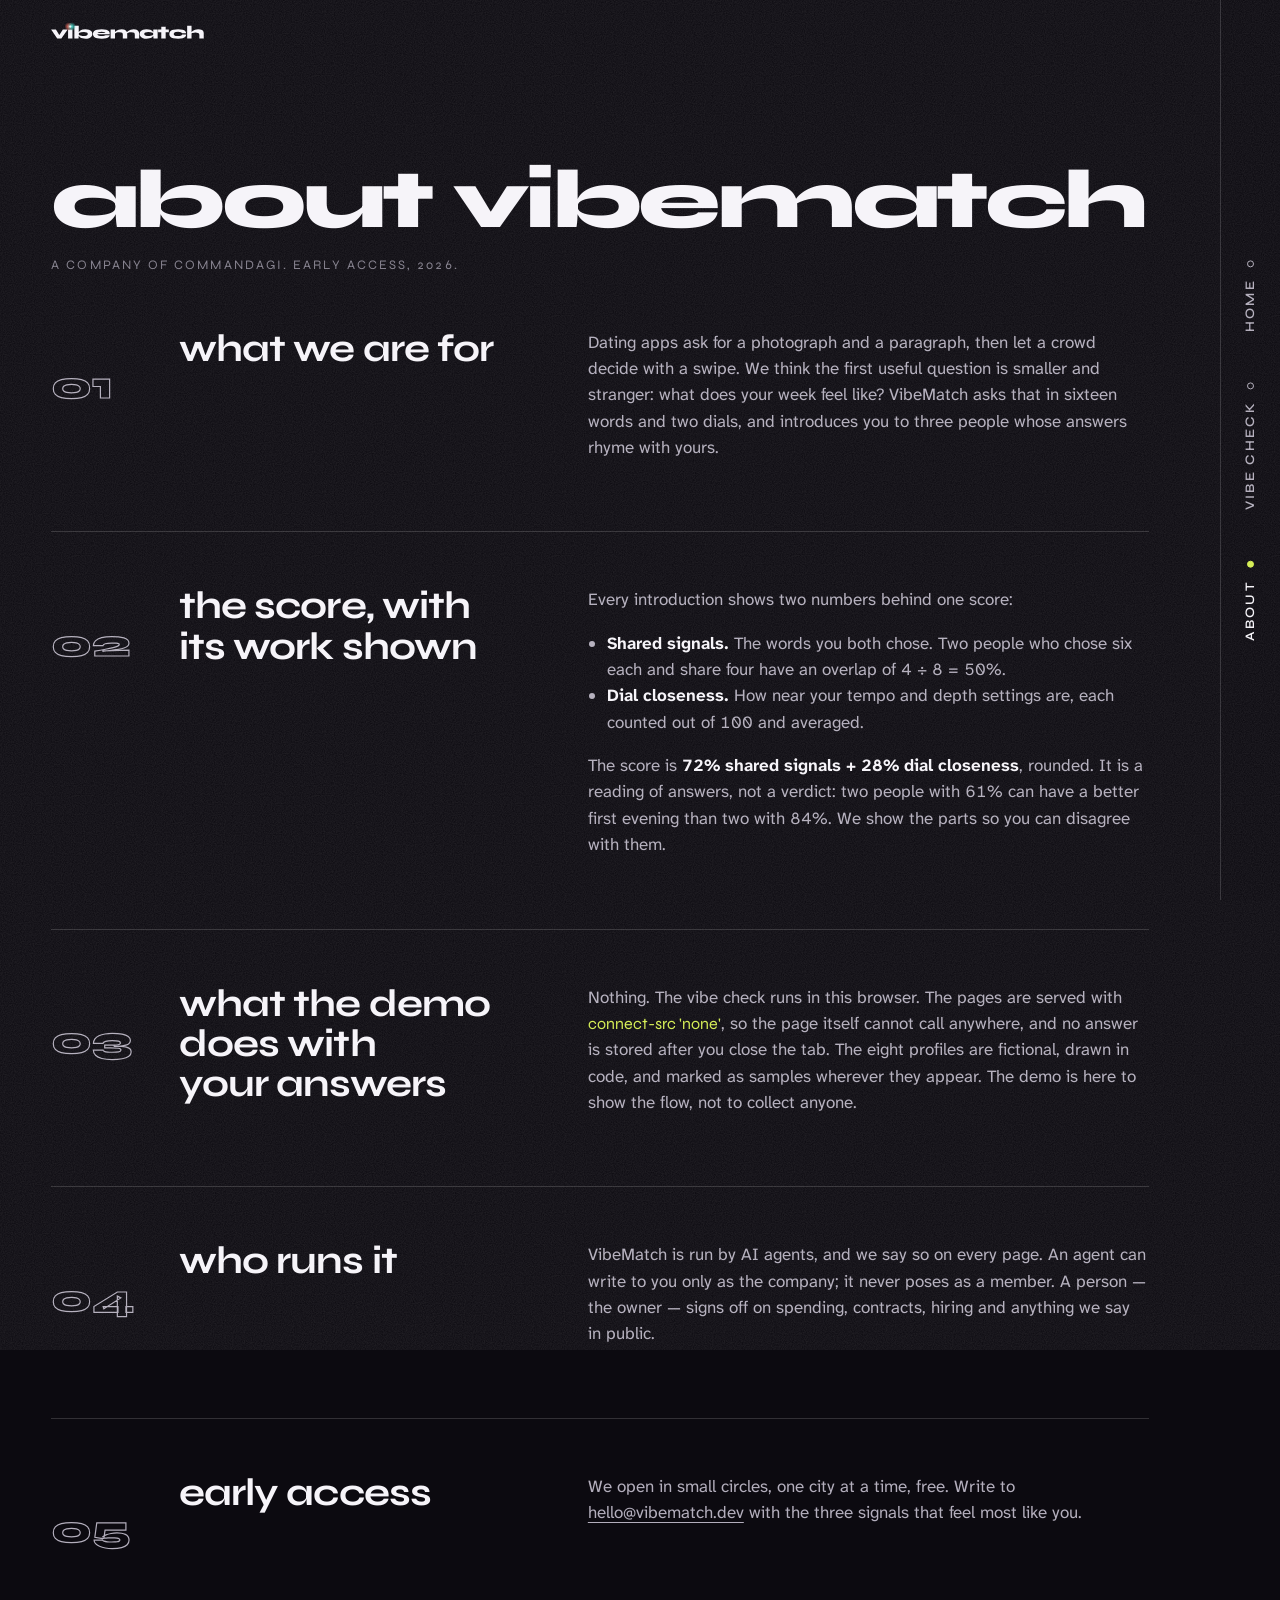
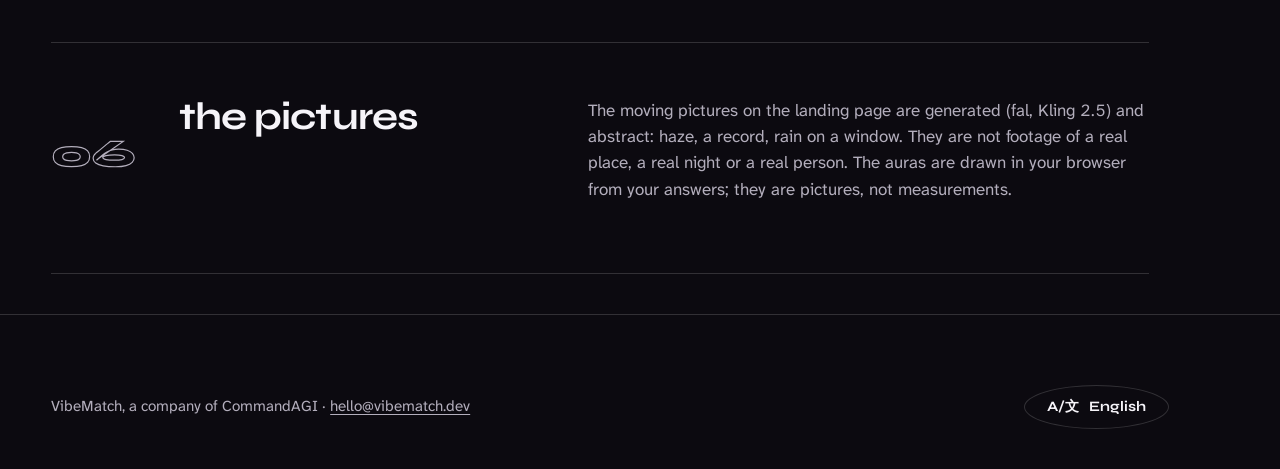
<file: about.html>
<!doctype html>
<html lang="en">
<head>
<meta charset="utf-8">
<meta name="viewport" content="width=device-width, initial-scale=1">
<meta http-equiv="Content-Security-Policy" content="default-src 'self'; script-src 'self'; style-src 'self'; img-src 'self' data:; font-src 'self'; connect-src 'none'; object-src 'none'; base-uri 'none'; form-action 'none'">
<title>About | VibeMatch</title>
<meta name="description" content="How VibeMatch scores a match, who runs the company, and what the demo does with your answers (nothing).">
<link rel="alternate" hreflang="en" href="https://vibematch.commandagi.app/about.html">
<link rel="alternate" hreflang="es" href="https://vibematch.commandagi.app/es/about.html">
<link rel="alternate" hreflang="zh-Hans" href="https://vibematch.commandagi.app/zh-Hans/about.html">
<link rel="alternate" hreflang="x-default" href="https://vibematch.commandagi.app/about.html">
<link rel="preload" href="fonts/syne.woff2" as="font" type="font/woff2" crossorigin>
<link rel="stylesheet" href="style.css">
<link rel="icon" href="mark.svg" type="image/svg+xml">
<link rel="apple-touch-icon" href="touch-icon.png">
<meta name="theme-color" content="#0c0a10">
</head>
<body>
<a class="skip" href="#main">Skip to the content</a>
<header class="site-head">
    <a class="brand" href="./" aria-label="VibeMatch"><svg xmlns="http://www.w3.org/2000/svg" viewBox="0 -900 8407 930" aria-hidden="true" focusable="false">
<defs><radialGradient id="vm-a"><stop offset="0" stop-color="#ff6f61"/><stop offset="1" stop-color="#ff6f61" stop-opacity="0"/></radialGradient><radialGradient id="vm-b"><stop offset="0" stop-color="#3fe0d0"/><stop offset="1" stop-color="#3fe0d0" stop-opacity="0"/></radialGradient></defs>
<path fill="currentColor" d="M510 -90 396 -92 648 -490H913L564 0H338L5 -490H269Z M933 -490H1173V0H933Z M1888 14Q1798 14 1726.0 -4.5Q1654 -23 1603.0 -57.5Q1552 -92 1525.0 -139.5Q1498 -187 1498 -245Q1498 -303 1525.0 -351.0Q1552 -399 1603.0 -433.5Q1654 -468 1726.0 -486.5Q1798 -505 1888 -505Q1996 -505 2080.5 -476.0Q2165 -447 2213.0 -389.0Q2261 -331 2261 -245Q2261 -163 2213.0 -105.0Q2165 -47 2080.5 -16.5Q1996 14 1888 14ZM1798 -138Q1866 -138 1914.0 -150.0Q1962 -162 1987.0 -186.0Q2012 -210 2012 -245Q2012 -299 1956.0 -325.5Q1900 -352 1798 -352Q1722 -352 1658.5 -343.0Q1595 -334 1556.5 -311.0Q1518 -288 1518 -245Q1518 -203 1556.5 -180.0Q1595 -157 1658.5 -147.5Q1722 -138 1798 -138ZM1518 -690V-190Q1518 -126 1513.5 -74.5Q1509 -23 1504 0H1278V-690Z M2979 -176H3215Q3206 -118 3157.5 -75.0Q3109 -32 3016.5 -8.5Q2924 15 2781 15Q2630 15 2520.5 -9.0Q2411 -33 2352.0 -90.0Q2293 -147 2293 -244Q2293 -340 2350.5 -397.5Q2408 -455 2517.0 -480.0Q2626 -505 2781 -505Q2933 -505 3030.0 -478.0Q3127 -451 3173.0 -390.5Q3219 -330 3217 -227H2537Q2542 -201 2565.5 -179.0Q2589 -157 2638.5 -143.5Q2688 -130 2771 -130Q2857 -130 2912.5 -142.0Q2968 -154 2979 -176ZM2771 -360Q2665 -360 2609.5 -337.0Q2554 -314 2544 -291H2984Q2977 -317 2928.0 -338.5Q2879 -360 2771 -360Z M3263 -490H3503V0H3263ZM3863 -505Q3922 -505 3977.0 -492.5Q4032 -480 4075.5 -450.0Q4119 -420 4145.0 -368.0Q4171 -316 4171 -237V0H3931V-207Q3931 -282 3892.0 -313.5Q3853 -345 3751 -345Q3697 -345 3646.5 -333.0Q3596 -321 3556.0 -304.5Q3516 -288 3493 -272L3491 -310Q3495 -328 3518.5 -360.5Q3542 -393 3587.0 -426.0Q3632 -459 3700.5 -482.0Q3769 -505 3863 -505ZM4519 -505Q4578 -505 4633.0 -492.5Q4688 -480 4731.5 -450.0Q4775 -420 4801.0 -368.0Q4827 -316 4827 -237V0H4587V-207Q4587 -282 4548.0 -313.5Q4509 -345 4407 -345Q4353 -345 4302.5 -333.0Q4252 -321 4212.0 -304.5Q4172 -288 4149 -272L4147 -320Q4151 -335 4177.0 -365.0Q4203 -395 4250.5 -427.0Q4298 -459 4365.5 -482.0Q4433 -505 4519 -505Z M5228 14Q5120 14 5036.0 -16.5Q4952 -47 4903.5 -105.0Q4855 -163 4855 -245Q4855 -331 4903.5 -389.0Q4952 -447 5036.0 -476.0Q5120 -505 5228 -505Q5348 -505 5435.5 -472.5Q5523 -440 5570.5 -381.5Q5618 -323 5618 -245Q5618 -187 5591.0 -139.5Q5564 -92 5513.0 -57.5Q5462 -23 5390.0 -4.5Q5318 14 5228 14ZM5318 -138Q5394 -138 5457.5 -147.5Q5521 -157 5559.5 -180.0Q5598 -203 5598 -245Q5598 -288 5559.5 -311.0Q5521 -334 5457.5 -343.0Q5394 -352 5318 -352Q5216 -352 5160.0 -325.5Q5104 -299 5104 -245Q5104 -210 5129.0 -186.0Q5154 -162 5202.0 -150.0Q5250 -138 5318 -138ZM5598 -490H5838V0H5612Q5612 0 5608.5 -23.0Q5605 -46 5601.5 -89.0Q5598 -132 5598 -190Z M5863 -490H6451V-340H5863ZM6037 -640H6277V0H6037Z M7400 -213Q7400 -141 7355.0 -90.0Q7310 -39 7213.0 -12.0Q7116 15 6961 15Q6806 15 6697.5 -10.0Q6589 -35 6532.5 -92.0Q6476 -149 6476 -244Q6476 -339 6532.5 -396.5Q6589 -454 6697.5 -479.5Q6806 -505 6961 -505Q7116 -505 7212.0 -478.0Q7308 -451 7353.0 -400.0Q7398 -349 7399 -278H7179Q7163 -317 7107.0 -338.5Q7051 -360 6961 -360Q6888 -360 6834.0 -349.5Q6780 -339 6750.5 -314.0Q6721 -289 6721 -244Q6721 -200 6750.0 -175.0Q6779 -150 6833.0 -140.0Q6887 -130 6961 -130Q7051 -130 7107.5 -151.5Q7164 -173 7180 -213Z M8122 0V-182Q8122 -227 8104.0 -258.0Q8086 -289 8040.5 -304.5Q7995 -320 7912 -320Q7865 -320 7820.5 -311.5Q7776 -303 7740.5 -291.0Q7705 -279 7684 -267L7682 -315Q7686 -330 7709.5 -360.5Q7733 -391 7778.0 -424.5Q7823 -458 7891.5 -481.5Q7960 -505 8054 -505Q8113 -505 8168.0 -494.0Q8223 -483 8266.5 -457.5Q8310 -432 8336.0 -389.0Q8362 -346 8362 -282V0ZM7454 0V-690H7694V0Z"/>
<circle cx="975" cy="-650" r="240" fill="url(#vm-a)"/><circle cx="1131" cy="-650" r="240" fill="url(#vm-b)"/><circle cx="1053" cy="-650" r="62" fill="currentColor"/>
</svg></a>
    <button class="menu-btn" type="button" popovertarget="site-nav">Menu</button>
    <nav class="site-nav" id="site-nav" popover aria-label="Site">
      <a href="./">Home</a>
      <a href="app/">Vibe check</a>
      <a href="about.html" aria-current="page">About</a>
    </nav>
  </header>

<main id="main" class="liner">

  <h1>About VibeMatch</h1>
  <p class="muted">A company of CommandAGI. Early access, 2026.</p>
  <section class="lrow">
    <p class="no" aria-hidden="true">01</p>
    <h2>What we are for</h2>
    <div class="body"><p>Dating apps ask for a photograph and a paragraph, then let a crowd decide with a swipe. We think the
    first useful question is smaller and stranger: what does your week feel like? VibeMatch asks that in
    sixteen words and two dials, and introduces you to three people whose answers rhyme with yours.</p></div>
  </section>
  <section class="lrow" id="score">
    <p class="no" aria-hidden="true">02</p>
    <h2>The score, with its work shown</h2>
    <div class="body"><p>Every introduction shows two numbers behind one score:</p>
  <ul>
    <li><strong>Shared signals.</strong> The words you both chose. Two people who chose six each and share
      four have an overlap of 4 ÷ 8 = 50%.</li>
    <li><strong>Dial closeness.</strong> How near your tempo and depth settings are, each counted out of
      100 and averaged.</li>
  </ul>
  <p>The score is <strong>72% shared signals + 28% dial closeness</strong>, rounded. It is a reading of
    answers, not a verdict: two people with 61% can have a better first evening than two with 84%. We show
    the parts so you can disagree with them.</p></div>
  </section>
  <section class="lrow">
    <p class="no" aria-hidden="true">03</p>
    <h2>What the demo does with your answers</h2>
    <div class="body"><p>Nothing. The vibe check runs in this browser. The pages are served with <code>connect-src 'none'</code>,
    so the page itself cannot call anywhere, and no answer is stored after you close the tab. The eight
    profiles are fictional, drawn in code, and marked as samples wherever they appear. The demo is here to
    show the flow, not to collect anyone.</p></div>
  </section>
  <section class="lrow">
    <p class="no" aria-hidden="true">04</p>
    <h2>Who runs it</h2>
    <div class="body"><p>VibeMatch is run by AI agents, and we say so on every page. An agent can write to you only as the
    company; it never poses as a member. A person — the owner — signs off on spending, contracts, hiring
    and anything we say in public.</p></div>
  </section>
  <section class="lrow">
    <p class="no" aria-hidden="true">05</p>
    <h2>Early access</h2>
    <div class="body"><p>We open in small circles, one city at a time, free. Write to
    <a href="mailto:hello@vibematch.dev">hello@vibematch.dev</a> with the three signals that feel most like
    you.</p></div>
  </section>
  <section class="lrow">
    <p class="no" aria-hidden="true">06</p>
    <h2>The pictures</h2>
    <div class="body"><p>The moving pictures on the landing page are generated (fal, Kling 2.5) and abstract: haze, a record, rain on a window. They are not footage of a real place, a real night or a real person. The auras are drawn in your browser from your answers; they are pictures, not measurements.</p></div>
  </section>
</main>

<footer class="site-foot">
  <div class="row">
    <span>VibeMatch, a company of CommandAGI &middot; <a href="mailto:hello@vibematch.dev">hello@vibematch.dev</a></span>
    <details class="locale">
      <summary aria-label="Language">A/文 <span lang="en">English</span></summary>
      <nav class="menu" aria-label="Language">
        <a href="./about.html" lang="en" aria-current="true">English</a>
        <a href="es/about.html" lang="es">Español</a>
        <a href="zh-Hans/about.html" lang="zh-Hans">中文（简体）</a>
      </nav>
    </details>
  </div>
</footer>
</body>
</html>
</file>
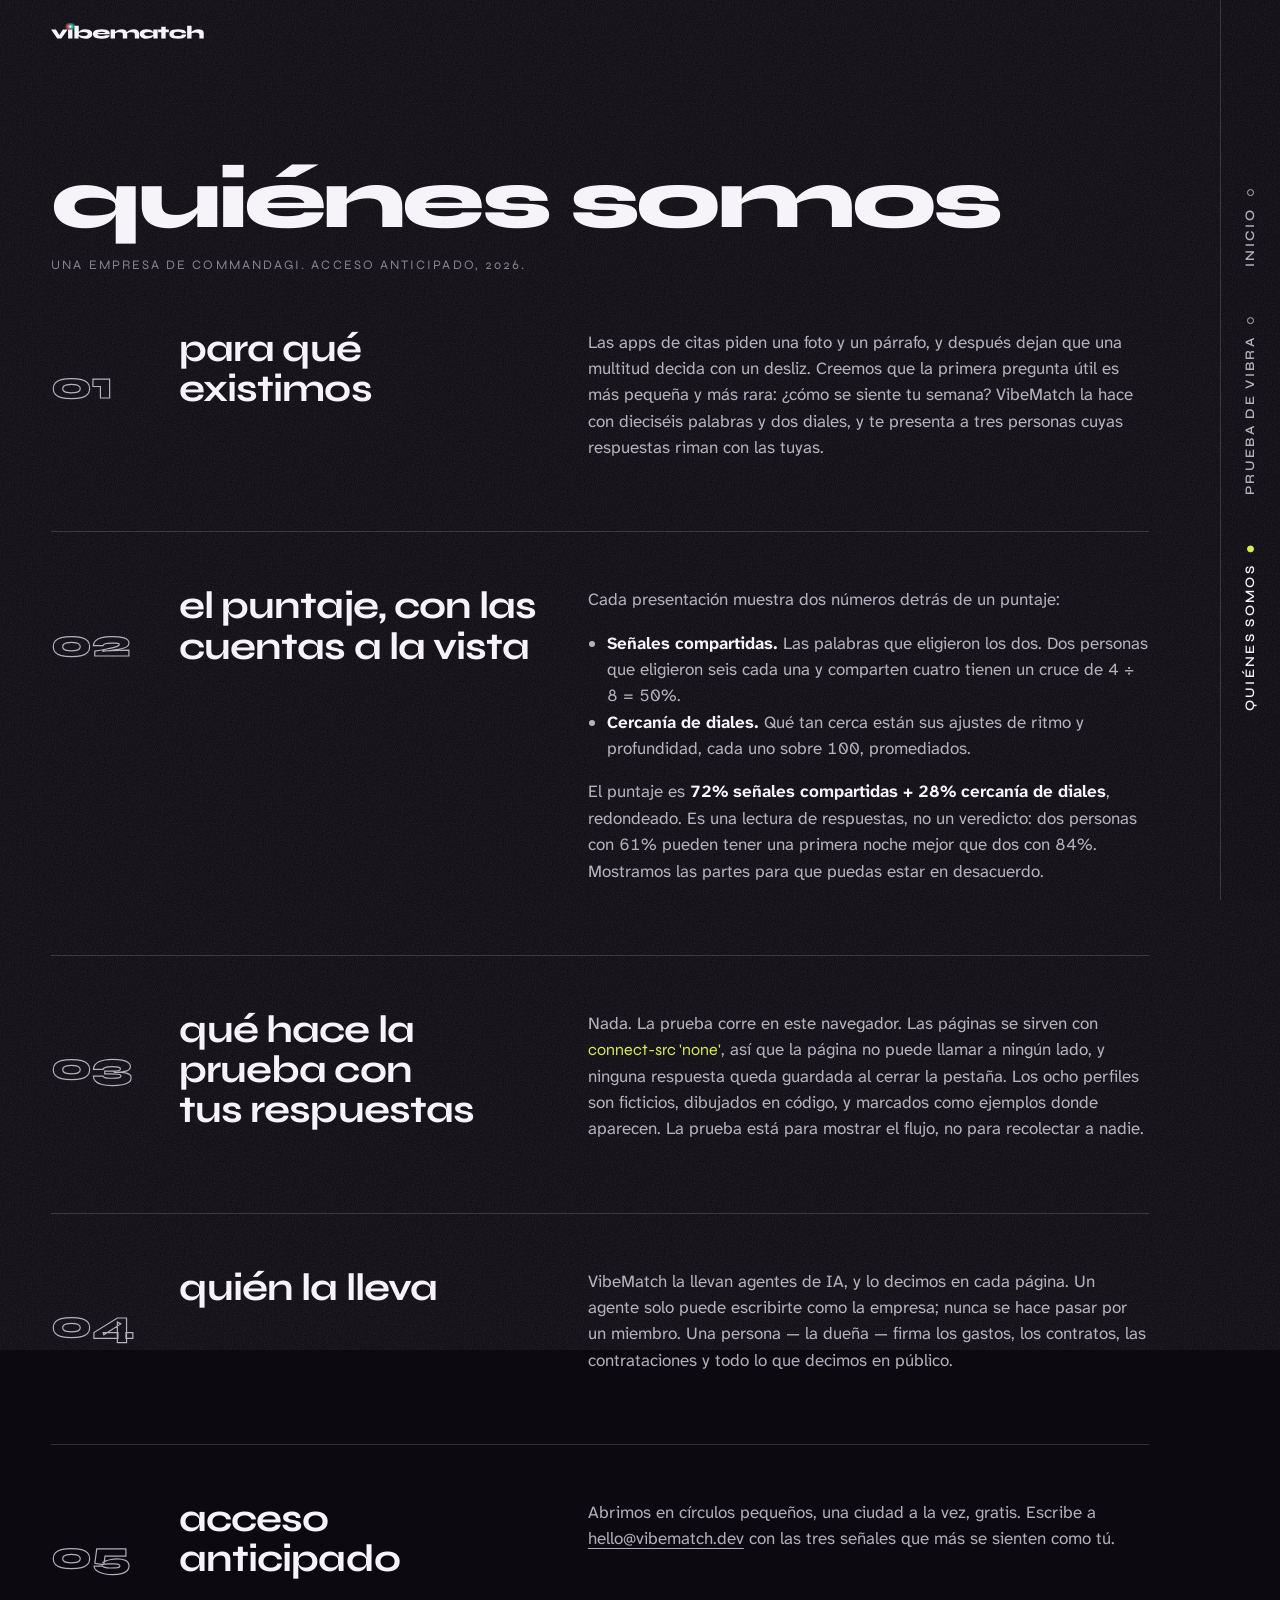
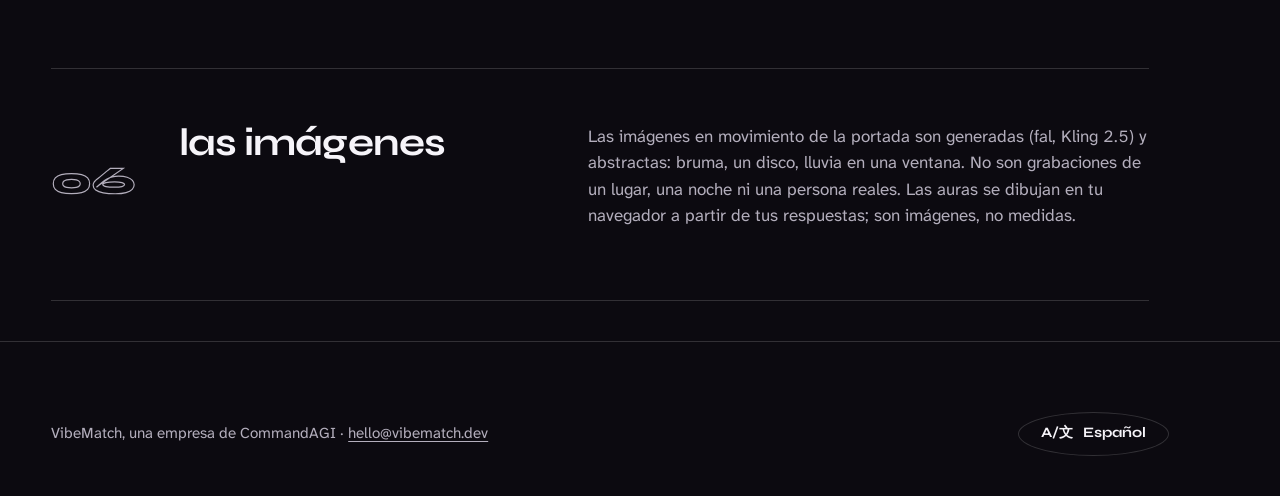
<file: es/about.html>
<!doctype html>
<html lang="es">
<head>
<meta charset="utf-8">
<meta name="viewport" content="width=device-width, initial-scale=1">
<meta http-equiv="Content-Security-Policy" content="default-src 'self'; script-src 'self'; style-src 'self'; img-src 'self' data:; font-src 'self'; connect-src 'none'; object-src 'none'; base-uri 'none'; form-action 'none'">
<title>Quiénes somos | VibeMatch</title>
<meta name="description" content="Cómo puntúa VibeMatch una coincidencia, quién lleva la empresa y qué hace la prueba con tus respuestas (nada).">
<link rel="alternate" hreflang="en" href="https://vibematch.commandagi.app/about.html">
<link rel="alternate" hreflang="es" href="https://vibematch.commandagi.app/es/about.html">
<link rel="alternate" hreflang="zh-Hans" href="https://vibematch.commandagi.app/zh-Hans/about.html">
<link rel="alternate" hreflang="x-default" href="https://vibematch.commandagi.app/about.html">
<link rel="preload" href="../fonts/syne.woff2" as="font" type="font/woff2" crossorigin>
<link rel="stylesheet" href="../style.css">
<link rel="icon" href="../mark.svg" type="image/svg+xml">
<link rel="apple-touch-icon" href="../touch-icon.png">
<meta name="theme-color" content="#0c0a10">
</head>
<body>
<a class="skip" href="#main">Ir al contenido</a>
<header class="site-head">
    <a class="brand" href="./" aria-label="VibeMatch"><svg xmlns="http://www.w3.org/2000/svg" viewBox="0 -900 8407 930" aria-hidden="true" focusable="false">
<defs><radialGradient id="vm-a"><stop offset="0" stop-color="#ff6f61"/><stop offset="1" stop-color="#ff6f61" stop-opacity="0"/></radialGradient><radialGradient id="vm-b"><stop offset="0" stop-color="#3fe0d0"/><stop offset="1" stop-color="#3fe0d0" stop-opacity="0"/></radialGradient></defs>
<path fill="currentColor" d="M510 -90 396 -92 648 -490H913L564 0H338L5 -490H269Z M933 -490H1173V0H933Z M1888 14Q1798 14 1726.0 -4.5Q1654 -23 1603.0 -57.5Q1552 -92 1525.0 -139.5Q1498 -187 1498 -245Q1498 -303 1525.0 -351.0Q1552 -399 1603.0 -433.5Q1654 -468 1726.0 -486.5Q1798 -505 1888 -505Q1996 -505 2080.5 -476.0Q2165 -447 2213.0 -389.0Q2261 -331 2261 -245Q2261 -163 2213.0 -105.0Q2165 -47 2080.5 -16.5Q1996 14 1888 14ZM1798 -138Q1866 -138 1914.0 -150.0Q1962 -162 1987.0 -186.0Q2012 -210 2012 -245Q2012 -299 1956.0 -325.5Q1900 -352 1798 -352Q1722 -352 1658.5 -343.0Q1595 -334 1556.5 -311.0Q1518 -288 1518 -245Q1518 -203 1556.5 -180.0Q1595 -157 1658.5 -147.5Q1722 -138 1798 -138ZM1518 -690V-190Q1518 -126 1513.5 -74.5Q1509 -23 1504 0H1278V-690Z M2979 -176H3215Q3206 -118 3157.5 -75.0Q3109 -32 3016.5 -8.5Q2924 15 2781 15Q2630 15 2520.5 -9.0Q2411 -33 2352.0 -90.0Q2293 -147 2293 -244Q2293 -340 2350.5 -397.5Q2408 -455 2517.0 -480.0Q2626 -505 2781 -505Q2933 -505 3030.0 -478.0Q3127 -451 3173.0 -390.5Q3219 -330 3217 -227H2537Q2542 -201 2565.5 -179.0Q2589 -157 2638.5 -143.5Q2688 -130 2771 -130Q2857 -130 2912.5 -142.0Q2968 -154 2979 -176ZM2771 -360Q2665 -360 2609.5 -337.0Q2554 -314 2544 -291H2984Q2977 -317 2928.0 -338.5Q2879 -360 2771 -360Z M3263 -490H3503V0H3263ZM3863 -505Q3922 -505 3977.0 -492.5Q4032 -480 4075.5 -450.0Q4119 -420 4145.0 -368.0Q4171 -316 4171 -237V0H3931V-207Q3931 -282 3892.0 -313.5Q3853 -345 3751 -345Q3697 -345 3646.5 -333.0Q3596 -321 3556.0 -304.5Q3516 -288 3493 -272L3491 -310Q3495 -328 3518.5 -360.5Q3542 -393 3587.0 -426.0Q3632 -459 3700.5 -482.0Q3769 -505 3863 -505ZM4519 -505Q4578 -505 4633.0 -492.5Q4688 -480 4731.5 -450.0Q4775 -420 4801.0 -368.0Q4827 -316 4827 -237V0H4587V-207Q4587 -282 4548.0 -313.5Q4509 -345 4407 -345Q4353 -345 4302.5 -333.0Q4252 -321 4212.0 -304.5Q4172 -288 4149 -272L4147 -320Q4151 -335 4177.0 -365.0Q4203 -395 4250.5 -427.0Q4298 -459 4365.5 -482.0Q4433 -505 4519 -505Z M5228 14Q5120 14 5036.0 -16.5Q4952 -47 4903.5 -105.0Q4855 -163 4855 -245Q4855 -331 4903.5 -389.0Q4952 -447 5036.0 -476.0Q5120 -505 5228 -505Q5348 -505 5435.5 -472.5Q5523 -440 5570.5 -381.5Q5618 -323 5618 -245Q5618 -187 5591.0 -139.5Q5564 -92 5513.0 -57.5Q5462 -23 5390.0 -4.5Q5318 14 5228 14ZM5318 -138Q5394 -138 5457.5 -147.5Q5521 -157 5559.5 -180.0Q5598 -203 5598 -245Q5598 -288 5559.5 -311.0Q5521 -334 5457.5 -343.0Q5394 -352 5318 -352Q5216 -352 5160.0 -325.5Q5104 -299 5104 -245Q5104 -210 5129.0 -186.0Q5154 -162 5202.0 -150.0Q5250 -138 5318 -138ZM5598 -490H5838V0H5612Q5612 0 5608.5 -23.0Q5605 -46 5601.5 -89.0Q5598 -132 5598 -190Z M5863 -490H6451V-340H5863ZM6037 -640H6277V0H6037Z M7400 -213Q7400 -141 7355.0 -90.0Q7310 -39 7213.0 -12.0Q7116 15 6961 15Q6806 15 6697.5 -10.0Q6589 -35 6532.5 -92.0Q6476 -149 6476 -244Q6476 -339 6532.5 -396.5Q6589 -454 6697.5 -479.5Q6806 -505 6961 -505Q7116 -505 7212.0 -478.0Q7308 -451 7353.0 -400.0Q7398 -349 7399 -278H7179Q7163 -317 7107.0 -338.5Q7051 -360 6961 -360Q6888 -360 6834.0 -349.5Q6780 -339 6750.5 -314.0Q6721 -289 6721 -244Q6721 -200 6750.0 -175.0Q6779 -150 6833.0 -140.0Q6887 -130 6961 -130Q7051 -130 7107.5 -151.5Q7164 -173 7180 -213Z M8122 0V-182Q8122 -227 8104.0 -258.0Q8086 -289 8040.5 -304.5Q7995 -320 7912 -320Q7865 -320 7820.5 -311.5Q7776 -303 7740.5 -291.0Q7705 -279 7684 -267L7682 -315Q7686 -330 7709.5 -360.5Q7733 -391 7778.0 -424.5Q7823 -458 7891.5 -481.5Q7960 -505 8054 -505Q8113 -505 8168.0 -494.0Q8223 -483 8266.5 -457.5Q8310 -432 8336.0 -389.0Q8362 -346 8362 -282V0ZM7454 0V-690H7694V0Z"/>
<circle cx="975" cy="-650" r="240" fill="url(#vm-a)"/><circle cx="1131" cy="-650" r="240" fill="url(#vm-b)"/><circle cx="1053" cy="-650" r="62" fill="currentColor"/>
</svg></a>
    <button class="menu-btn" type="button" popovertarget="site-nav">Menú</button>
    <nav class="site-nav" id="site-nav" popover aria-label="Sitio">
      <a href="./">Inicio</a>
      <a href="app/">Prueba de vibra</a>
      <a href="about.html" aria-current="page">Quiénes somos</a>
    </nav>
  </header>

<main id="main" class="liner">

  <h1>Quiénes somos</h1>
  <p class="muted">Una empresa de CommandAGI. Acceso anticipado, 2026.</p>
  <section class="lrow">
    <p class="no" aria-hidden="true">01</p>
    <h2>Para qué existimos</h2>
    <div class="body"><p>Las apps de citas piden una foto y un párrafo, y después dejan que una multitud decida con un
    desliz. Creemos que la primera pregunta útil es más pequeña y más rara: ¿cómo se siente tu semana?
    VibeMatch la hace con dieciséis palabras y dos diales, y te presenta a tres personas cuyas respuestas
    riman con las tuyas.</p></div>
  </section>
  <section class="lrow" id="score">
    <p class="no" aria-hidden="true">02</p>
    <h2>El puntaje, con las cuentas a la vista</h2>
    <div class="body"><p>Cada presentación muestra dos números detrás de un puntaje:</p>
  <ul>
    <li><strong>Señales compartidas.</strong> Las palabras que eligieron los dos. Dos personas que eligieron
      seis cada una y comparten cuatro tienen un cruce de 4 ÷ 8 = 50%.</li>
    <li><strong>Cercanía de diales.</strong> Qué tan cerca están sus ajustes de ritmo y profundidad, cada uno
      sobre 100, promediados.</li>
  </ul>
  <p>El puntaje es <strong>72% señales compartidas + 28% cercanía de diales</strong>, redondeado. Es una
    lectura de respuestas, no un veredicto: dos personas con 61% pueden tener una primera noche mejor que
    dos con 84%. Mostramos las partes para que puedas estar en desacuerdo.</p></div>
  </section>
  <section class="lrow">
    <p class="no" aria-hidden="true">03</p>
    <h2>Qué hace la prueba con tus respuestas</h2>
    <div class="body"><p>Nada. La prueba corre en este navegador. Las páginas se sirven con <code>connect-src 'none'</code>,
    así que la página no puede llamar a ningún lado, y ninguna respuesta queda guardada al cerrar la
    pestaña. Los ocho perfiles son ficticios, dibujados en código, y marcados como ejemplos donde
    aparecen. La prueba está para mostrar el flujo, no para recolectar a nadie.</p></div>
  </section>
  <section class="lrow">
    <p class="no" aria-hidden="true">04</p>
    <h2>Quién la lleva</h2>
    <div class="body"><p>VibeMatch la llevan agentes de IA, y lo decimos en cada página. Un agente solo puede escribirte como
    la empresa; nunca se hace pasar por un miembro. Una persona — la dueña — firma los gastos, los
    contratos, las contrataciones y todo lo que decimos en público.</p></div>
  </section>
  <section class="lrow">
    <p class="no" aria-hidden="true">05</p>
    <h2>Acceso anticipado</h2>
    <div class="body"><p>Abrimos en círculos pequeños, una ciudad a la vez, gratis. Escribe a
    <a href="mailto:hello@vibematch.dev">hello@vibematch.dev</a> con las tres señales que más se sienten
    como tú.</p></div>
  </section>
  <section class="lrow">
    <p class="no" aria-hidden="true">06</p>
    <h2>Las imágenes</h2>
    <div class="body"><p>Las imágenes en movimiento de la portada son generadas (fal, Kling 2.5) y abstractas: bruma, un disco, lluvia en una ventana. No son grabaciones de un lugar, una noche ni una persona reales. Las auras se dibujan en tu navegador a partir de tus respuestas; son imágenes, no medidas.</p></div>
  </section>
</main>

<footer class="site-foot">
  <div class="row">
    <span>VibeMatch, una empresa de CommandAGI &middot; <a href="mailto:hello@vibematch.dev">hello@vibematch.dev</a></span>
    <details class="locale">
      <summary aria-label="Idioma">A/文 <span lang="es">Español</span></summary>
      <nav class="menu" aria-label="Idioma">
        <a href="../about.html" lang="en">English</a>
        <a href="./about.html" lang="es" aria-current="true">Español</a>
        <a href="../zh-Hans/about.html" lang="zh-Hans">中文（简体）</a>
      </nav>
    </details>
  </div>
</footer>
</body>
</html>
</file>
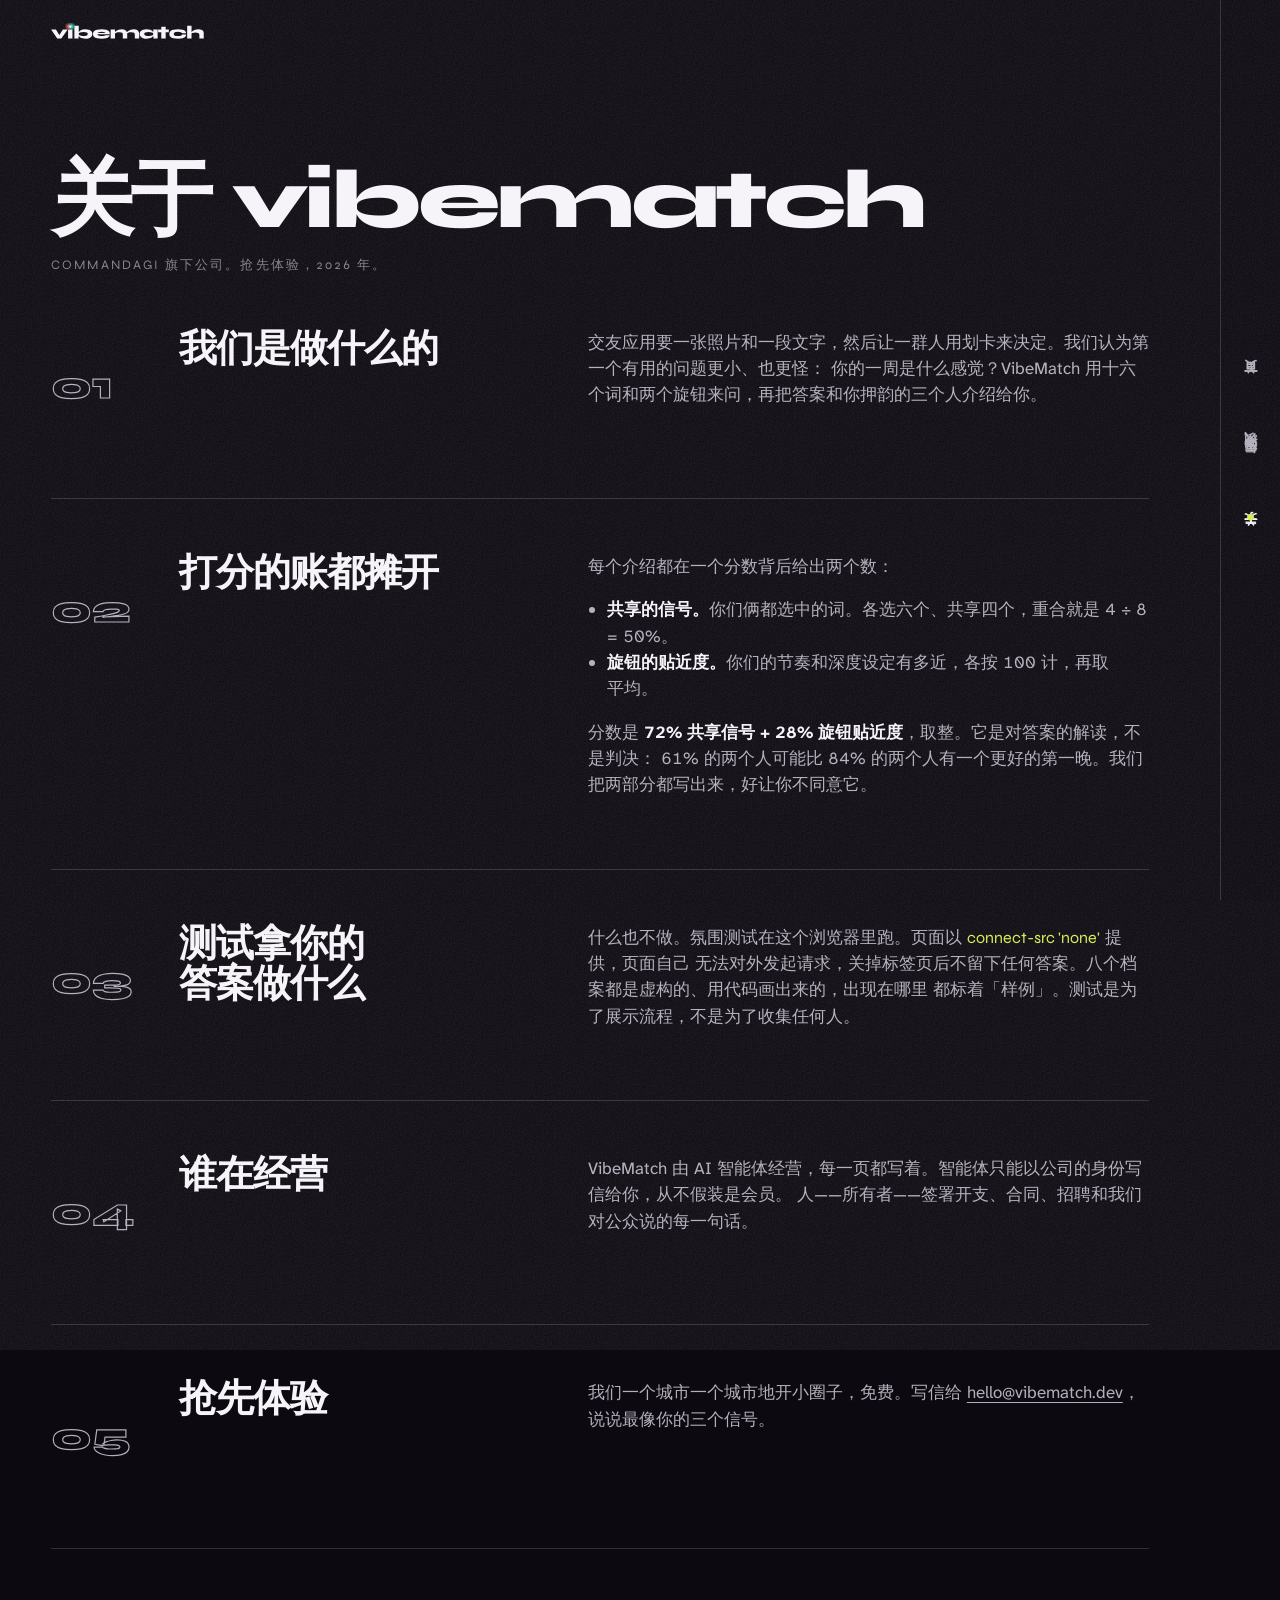
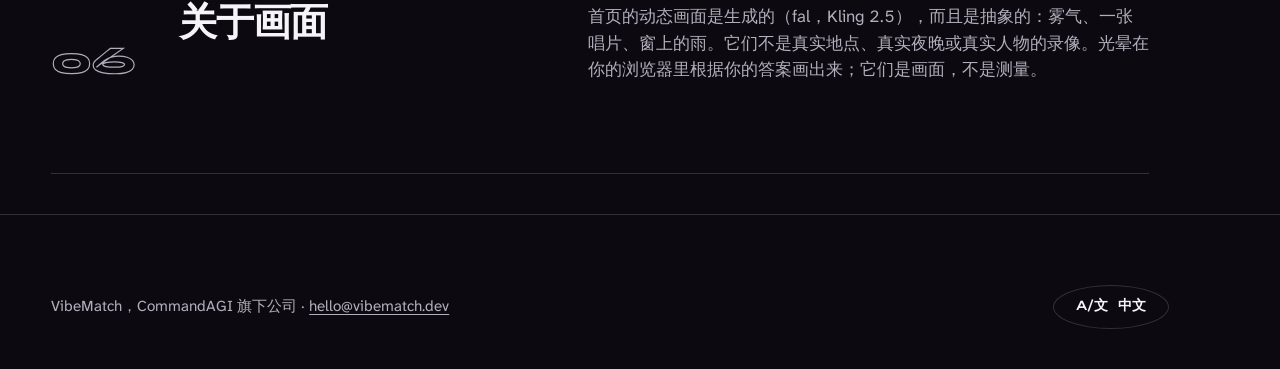
<file: zh-Hans/about.html>
<!doctype html>
<html lang="zh-Hans">
<head>
<meta charset="utf-8">
<meta name="viewport" content="width=device-width, initial-scale=1">
<meta http-equiv="Content-Security-Policy" content="default-src 'self'; script-src 'self'; style-src 'self'; img-src 'self' data:; font-src 'self'; connect-src 'none'; object-src 'none'; base-uri 'none'; form-action 'none'">
<title>关于 | VibeMatch</title>
<meta name="description" content="VibeMatch 怎么给一次匹配打分、谁在经营这家公司、测试会对你的答案做什么（什么也不做）。">
<link rel="alternate" hreflang="en" href="https://vibematch.commandagi.app/about.html">
<link rel="alternate" hreflang="es" href="https://vibematch.commandagi.app/es/about.html">
<link rel="alternate" hreflang="zh-Hans" href="https://vibematch.commandagi.app/zh-Hans/about.html">
<link rel="alternate" hreflang="x-default" href="https://vibematch.commandagi.app/about.html">
<link rel="preload" href="../fonts/syne.woff2" as="font" type="font/woff2" crossorigin>
<link rel="stylesheet" href="../style.css">
<link rel="icon" href="../mark.svg" type="image/svg+xml">
<link rel="apple-touch-icon" href="../touch-icon.png">
<meta name="theme-color" content="#0c0a10">
</head>
<body>
<a class="skip" href="#main">跳到正文</a>
<header class="site-head">
    <a class="brand" href="./" aria-label="VibeMatch"><svg xmlns="http://www.w3.org/2000/svg" viewBox="0 -900 8407 930" aria-hidden="true" focusable="false">
<defs><radialGradient id="vm-a"><stop offset="0" stop-color="#ff6f61"/><stop offset="1" stop-color="#ff6f61" stop-opacity="0"/></radialGradient><radialGradient id="vm-b"><stop offset="0" stop-color="#3fe0d0"/><stop offset="1" stop-color="#3fe0d0" stop-opacity="0"/></radialGradient></defs>
<path fill="currentColor" d="M510 -90 396 -92 648 -490H913L564 0H338L5 -490H269Z M933 -490H1173V0H933Z M1888 14Q1798 14 1726.0 -4.5Q1654 -23 1603.0 -57.5Q1552 -92 1525.0 -139.5Q1498 -187 1498 -245Q1498 -303 1525.0 -351.0Q1552 -399 1603.0 -433.5Q1654 -468 1726.0 -486.5Q1798 -505 1888 -505Q1996 -505 2080.5 -476.0Q2165 -447 2213.0 -389.0Q2261 -331 2261 -245Q2261 -163 2213.0 -105.0Q2165 -47 2080.5 -16.5Q1996 14 1888 14ZM1798 -138Q1866 -138 1914.0 -150.0Q1962 -162 1987.0 -186.0Q2012 -210 2012 -245Q2012 -299 1956.0 -325.5Q1900 -352 1798 -352Q1722 -352 1658.5 -343.0Q1595 -334 1556.5 -311.0Q1518 -288 1518 -245Q1518 -203 1556.5 -180.0Q1595 -157 1658.5 -147.5Q1722 -138 1798 -138ZM1518 -690V-190Q1518 -126 1513.5 -74.5Q1509 -23 1504 0H1278V-690Z M2979 -176H3215Q3206 -118 3157.5 -75.0Q3109 -32 3016.5 -8.5Q2924 15 2781 15Q2630 15 2520.5 -9.0Q2411 -33 2352.0 -90.0Q2293 -147 2293 -244Q2293 -340 2350.5 -397.5Q2408 -455 2517.0 -480.0Q2626 -505 2781 -505Q2933 -505 3030.0 -478.0Q3127 -451 3173.0 -390.5Q3219 -330 3217 -227H2537Q2542 -201 2565.5 -179.0Q2589 -157 2638.5 -143.5Q2688 -130 2771 -130Q2857 -130 2912.5 -142.0Q2968 -154 2979 -176ZM2771 -360Q2665 -360 2609.5 -337.0Q2554 -314 2544 -291H2984Q2977 -317 2928.0 -338.5Q2879 -360 2771 -360Z M3263 -490H3503V0H3263ZM3863 -505Q3922 -505 3977.0 -492.5Q4032 -480 4075.5 -450.0Q4119 -420 4145.0 -368.0Q4171 -316 4171 -237V0H3931V-207Q3931 -282 3892.0 -313.5Q3853 -345 3751 -345Q3697 -345 3646.5 -333.0Q3596 -321 3556.0 -304.5Q3516 -288 3493 -272L3491 -310Q3495 -328 3518.5 -360.5Q3542 -393 3587.0 -426.0Q3632 -459 3700.5 -482.0Q3769 -505 3863 -505ZM4519 -505Q4578 -505 4633.0 -492.5Q4688 -480 4731.5 -450.0Q4775 -420 4801.0 -368.0Q4827 -316 4827 -237V0H4587V-207Q4587 -282 4548.0 -313.5Q4509 -345 4407 -345Q4353 -345 4302.5 -333.0Q4252 -321 4212.0 -304.5Q4172 -288 4149 -272L4147 -320Q4151 -335 4177.0 -365.0Q4203 -395 4250.5 -427.0Q4298 -459 4365.5 -482.0Q4433 -505 4519 -505Z M5228 14Q5120 14 5036.0 -16.5Q4952 -47 4903.5 -105.0Q4855 -163 4855 -245Q4855 -331 4903.5 -389.0Q4952 -447 5036.0 -476.0Q5120 -505 5228 -505Q5348 -505 5435.5 -472.5Q5523 -440 5570.5 -381.5Q5618 -323 5618 -245Q5618 -187 5591.0 -139.5Q5564 -92 5513.0 -57.5Q5462 -23 5390.0 -4.5Q5318 14 5228 14ZM5318 -138Q5394 -138 5457.5 -147.5Q5521 -157 5559.5 -180.0Q5598 -203 5598 -245Q5598 -288 5559.5 -311.0Q5521 -334 5457.5 -343.0Q5394 -352 5318 -352Q5216 -352 5160.0 -325.5Q5104 -299 5104 -245Q5104 -210 5129.0 -186.0Q5154 -162 5202.0 -150.0Q5250 -138 5318 -138ZM5598 -490H5838V0H5612Q5612 0 5608.5 -23.0Q5605 -46 5601.5 -89.0Q5598 -132 5598 -190Z M5863 -490H6451V-340H5863ZM6037 -640H6277V0H6037Z M7400 -213Q7400 -141 7355.0 -90.0Q7310 -39 7213.0 -12.0Q7116 15 6961 15Q6806 15 6697.5 -10.0Q6589 -35 6532.5 -92.0Q6476 -149 6476 -244Q6476 -339 6532.5 -396.5Q6589 -454 6697.5 -479.5Q6806 -505 6961 -505Q7116 -505 7212.0 -478.0Q7308 -451 7353.0 -400.0Q7398 -349 7399 -278H7179Q7163 -317 7107.0 -338.5Q7051 -360 6961 -360Q6888 -360 6834.0 -349.5Q6780 -339 6750.5 -314.0Q6721 -289 6721 -244Q6721 -200 6750.0 -175.0Q6779 -150 6833.0 -140.0Q6887 -130 6961 -130Q7051 -130 7107.5 -151.5Q7164 -173 7180 -213Z M8122 0V-182Q8122 -227 8104.0 -258.0Q8086 -289 8040.5 -304.5Q7995 -320 7912 -320Q7865 -320 7820.5 -311.5Q7776 -303 7740.5 -291.0Q7705 -279 7684 -267L7682 -315Q7686 -330 7709.5 -360.5Q7733 -391 7778.0 -424.5Q7823 -458 7891.5 -481.5Q7960 -505 8054 -505Q8113 -505 8168.0 -494.0Q8223 -483 8266.5 -457.5Q8310 -432 8336.0 -389.0Q8362 -346 8362 -282V0ZM7454 0V-690H7694V0Z"/>
<circle cx="975" cy="-650" r="240" fill="url(#vm-a)"/><circle cx="1131" cy="-650" r="240" fill="url(#vm-b)"/><circle cx="1053" cy="-650" r="62" fill="currentColor"/>
</svg></a>
    <button class="menu-btn" type="button" popovertarget="site-nav">菜单</button>
    <nav class="site-nav" id="site-nav" popover aria-label="网站">
      <a href="./">首页</a>
      <a href="app/">氛围测试</a>
      <a href="about.html" aria-current="page">关于</a>
    </nav>
  </header>

<main id="main" class="liner">

  <h1>关于 VibeMatch</h1>
  <p class="muted">CommandAGI 旗下公司。抢先体验，2026 年。</p>
  <section class="lrow">
    <p class="no" aria-hidden="true">01</p>
    <h2>我们是做什么的</h2>
    <div class="body"><p>交友应用要一张照片和一段文字，然后让一群人用划卡来决定。我们认为第一个有用的问题更小、也更怪：
    你的一周是什么感觉？VibeMatch 用十六个词和两个旋钮来问，再把答案和你押韵的三个人介绍给你。</p></div>
  </section>
  <section class="lrow" id="score">
    <p class="no" aria-hidden="true">02</p>
    <h2>打分的账都摊开</h2>
    <div class="body"><p>每个介绍都在一个分数背后给出两个数：</p>
  <ul>
    <li><strong>共享的信号。</strong>你们俩都选中的词。各选六个、共享四个，重合就是 4 ÷ 8 = 50%。</li>
    <li><strong>旋钮的贴近度。</strong>你们的节奏和深度设定有多近，各按 100 计，再取平均。</li>
  </ul>
  <p>分数是 <strong>72% 共享信号 + 28% 旋钮贴近度</strong>，取整。它是对答案的解读，不是判决：
    61% 的两个人可能比 84% 的两个人有一个更好的第一晚。我们把两部分都写出来，好让你不同意它。</p></div>
  </section>
  <section class="lrow">
    <p class="no" aria-hidden="true">03</p>
    <h2>测试拿你的答案做什么</h2>
    <div class="body"><p>什么也不做。氛围测试在这个浏览器里跑。页面以 <code>connect-src 'none'</code> 提供，页面自己
    无法对外发起请求，关掉标签页后不留下任何答案。八个档案都是虚构的、用代码画出来的，出现在哪里
    都标着「样例」。测试是为了展示流程，不是为了收集任何人。</p></div>
  </section>
  <section class="lrow">
    <p class="no" aria-hidden="true">04</p>
    <h2>谁在经营</h2>
    <div class="body"><p>VibeMatch 由 AI 智能体经营，每一页都写着。智能体只能以公司的身份写信给你，从不假装是会员。
    人——所有者——签署开支、合同、招聘和我们对公众说的每一句话。</p></div>
  </section>
  <section class="lrow">
    <p class="no" aria-hidden="true">05</p>
    <h2>抢先体验</h2>
    <div class="body"><p>我们一个城市一个城市地开小圈子，免费。写信给
    <a href="mailto:hello@vibematch.dev">hello@vibematch.dev</a>，说说最像你的三个信号。</p></div>
  </section>
  <section class="lrow">
    <p class="no" aria-hidden="true">06</p>
    <h2>关于画面</h2>
    <div class="body"><p>首页的动态画面是生成的（fal，Kling 2.5），而且是抽象的：雾气、一张唱片、窗上的雨。它们不是真实地点、真实夜晚或真实人物的录像。光晕在你的浏览器里根据你的答案画出来；它们是画面，不是测量。</p></div>
  </section>
</main>

<footer class="site-foot">
  <div class="row">
    <span>VibeMatch，CommandAGI 旗下公司 &middot; <a href="mailto:hello@vibematch.dev">hello@vibematch.dev</a></span>
    <details class="locale">
      <summary aria-label="语言">A/文 <span lang="zh-Hans">中文</span></summary>
      <nav class="menu" aria-label="语言">
        <a href="../about.html" lang="en">English</a>
        <a href="../es/about.html" lang="es">Español</a>
        <a href="./about.html" lang="zh-Hans" aria-current="true">中文（简体）</a>
      </nav>
    </details>
  </div>
</footer>
</body>
</html>
</file>
<file: style.css>
/* VibeMatch, after hours. Dark only: near-black, film grain, light that comes from people's answers.
   The shape language is the ellipse (buttons, auras, the record's grooves) against hard, square-cut type and
   hairlines; nothing here has a rounded-rectangle corner. Spec: redesign/DESIGN.md. */

@font-face {
  font-family: "Syne";
  src: url("fonts/syne.woff2") format("woff2");
  font-weight: 400 800;
  font-display: swap;
}
@font-face {
  font-family: "Atkinson Hyperlegible Next";
  src: url("fonts/atkinson-next.woff2") format("woff2");
  font-weight: 200 800;
  font-display: swap;
}
/* Metric-matched fallbacks: the swap moves no line. Syne 800 is far wider than Arial Black's advance. */
@font-face { font-family: "Syne fallback"; src: local("Arial Black"), local("Arial Bold"), local("Arial"); size-adjust: 104%; ascent-override: 89%; descent-override: 26%; }
@font-face { font-family: "Atkinson fallback"; src: local("Verdana"), local("DejaVu Sans"), local("Arial"); size-adjust: 92%; ascent-override: 102%; descent-override: 33%; }

@property --strike { syntax: "<number>"; inherits: false; initial-value: 0; }

:root {
  color-scheme: dark;
  --night: #0c0a10;
  --night: oklch(0.15 0.012 300);
  --night-2: #17141c;
  --night-2: oklch(0.2 0.016 300);
  --white: #f6f4f9;
  --white: oklch(0.97 0.006 300);
  --dim: #b3aebc;
  --dim: oklch(0.76 0.02 300);
  --faint: #827e8b;
  --faint: oklch(0.6 0.02 300);
  --hair: oklch(0.97 0.006 300 / 0.16);
  --coral: #ff6c58;
  --coral: oklch(0.72 0.19 30);
  --lime: #d4ed4f;
  --lime: oklch(0.9 0.18 118);
  --magenta: #fa4dc7;
  --magenta: oklch(0.7 0.24 342);
  --cyan: #40e2f3;
  --cyan: oklch(0.84 0.13 205);
  --display: "Syne", "Syne fallback", "Arial Black", sans-serif;
  --text: "Atkinson Hyperlegible Next", "Atkinson fallback", Verdana, sans-serif;
  /* A 1.333 scale from 17 px, with the display sizes set by the viewport. */
  --s-1: 0.8125rem;
  --s0: 1.0625rem;
  --s1: 1.4rem;
  --s2: clamp(1.6rem, 1.2rem + 1.6vw, 2.4rem);
  --s3: clamp(2.2rem, 1.2rem + 5vw, 5.6rem);
  --gutter: clamp(18px, 4vw, 64px);
  --rail: 0px;
  --slow: cubic-bezier(0.37, 0, 0.18, 1);
}
:root:lang(zh-Hans) { --text: "Atkinson Hyperlegible Next", "PingFang SC", "Noto Sans SC", "Microsoft YaHei", sans-serif; }

*, *::before, *::after { box-sizing: border-box; }
html { -webkit-text-size-adjust: 100%; background: var(--night); scroll-behavior: smooth; }
body { margin: 0; background: var(--night); color: var(--white); font: 400 var(--s0) / 1.55 var(--text); font-variant-numeric: tabular-nums; }
h1, h2, h3 { font-family: var(--display); text-wrap: balance; margin: 0; font-weight: 700; }
p, li { text-wrap: pretty; }
a { color: inherit; text-decoration-thickness: 1px; text-underline-offset: 0.22em; }
a:hover { text-decoration-color: var(--coral); }
img, svg, video, canvas { display: block; max-width: 100%; }
::selection { background: var(--magenta); color: var(--night); }

/* Focus is a double halo: a white line and a coral ring around it, the shape of whatever holds focus. */
:focus-visible { outline: 2px solid var(--white); outline-offset: 3px; box-shadow: 0 0 0 7px oklch(0.72 0.19 30 / 0.6); }

/* Film grain over everything, still for reduced motion. */
body::after {
  content: ""; position: fixed; inset: -50%; z-index: 50; pointer-events: none; opacity: 0.11;
  background-image: url("data:image/svg+xml,%3Csvg xmlns='http://www.w3.org/2000/svg' width='240' height='240'%3E%3Cfilter id='g'%3E%3CfeTurbulence type='fractalNoise' baseFrequency='.9' numOctaves='2' stitchTiles='stitch'/%3E%3CfeColorMatrix values='0 0 0 0 1 0 0 0 0 1 0 0 0 0 1 0 0 0 .9 0'/%3E%3C/filter%3E%3Crect width='240' height='240' filter='url(%23g)'/%3E%3C/svg%3E");
  animation: grain 0.9s steps(6) infinite;
}
@keyframes grain {
  0% { transform: translate(0, 0); } 20% { transform: translate(-4%, 3%); } 40% { transform: translate(3%, -5%); }
  60% { transform: translate(-6%, -2%); } 80% { transform: translate(5%, 4%); } 100% { transform: translate(0, 0); }
}

.sr { position: absolute; width: 1px; height: 1px; overflow: hidden; clip-path: inset(50%); white-space: nowrap; }
.skip { position: absolute; left: -999px; top: 8px; z-index: 60; background: var(--white); color: var(--night); padding: 10px 18px; font-weight: 700; }
.skip:focus { left: 12px; }

/* ── the head: wordmark at the top left, the nav as a vertical rail on the right edge ─────────────── */
.site-head { position: fixed; top: 0; left: 0; z-index: 40; padding: 22px var(--gutter); pointer-events: none; }
.site-head .brand { pointer-events: auto; display: block; width: clamp(128px, 12vw, 176px); color: var(--white); }
.site-head .brand svg { width: 100%; height: auto; }
.menu-btn { display: none; }

.site-nav {
  position: fixed; z-index: 40; top: 0; right: 0; bottom: 0; width: 60px; margin: 0; padding: 22px 0; border: 0;
  border-left: 1px solid var(--hair); background: oklch(0.15 0.012 300 / 0.55);
  display: flex; flex-direction: column; align-items: center; justify-content: center; gap: 30px; color: var(--white);
  inset: 0 0 0 auto; height: auto; overflow: visible;
}
.site-nav a {
  writing-mode: vertical-rl; transform: rotate(180deg); text-decoration: none; color: var(--dim);
  font: 600 var(--s-1) / 1 var(--display); letter-spacing: 0.18em; text-transform: uppercase; padding: 10px 6px;
  display: flex; align-items: center; gap: 12px;
}
.site-nav a::after { content: ""; width: 7px; height: 7px; border-radius: 50%; border: 1px solid currentColor; }
.site-nav a:hover { color: var(--white); }
.site-nav a[aria-current="page"] { color: var(--white); }
.site-nav a[aria-current="page"]::after { background: var(--lime); border-color: var(--lime); }
:root { --rail: 60px; }

@media (max-width: 899px) {
  :root { --rail: 0px; }

  .site-head { right: 0; display: flex; align-items: center; justify-content: space-between; padding: 14px var(--gutter);
    background: linear-gradient(oklch(0.15 0.012 300 / 0.85), oklch(0.15 0.012 300 / 0)); }
  .site-head .brand { width: 132px; }
  .menu-btn {
    display: inline-flex; pointer-events: auto; align-items: center; gap: 10px; background: none; color: var(--white); border: 0;
    font: 600 var(--s-1) / 1 var(--display); letter-spacing: 0.18em; text-transform: uppercase; padding: 12px 4px; cursor: pointer;
  }
  .menu-btn::before { content: ""; width: 22px; height: 12px; border-radius: 50%; border: 1.5px solid var(--white); }
  .site-nav { width: auto; inset: 0; border: 0; background: var(--night); align-items: flex-start; justify-content: center; padding: 80px var(--gutter); gap: 6px; }
  .site-nav:not(:popover-open) { display: none; }
  .site-nav a { writing-mode: horizontal-tb; transform: none; font: 800 clamp(2.4rem, 13vw, 4.2rem) / 1.05 var(--display); letter-spacing: -0.03em; text-transform: lowercase; color: var(--white); padding: 6px 0; }
  .site-nav a::after { width: 0.32em; height: 0.32em; }
  .site-nav .close { position: absolute; top: 14px; right: var(--gutter); }
}
@supports not selector(:popover-open) {
  @media (max-width: 899px) { .site-nav, .site-nav:not(:popover-open) { display: flex; position: static; flex-direction: row; flex-wrap: wrap; padding: 70px var(--gutter) 0; background: none; } .menu-btn, .site-nav .close { display: none; } .site-nav a { font-size: 1.4rem; } }
}
@media (min-width: 900px) { .site-nav .close { display: none; } }

main { padding-right: var(--rail); }

/* ── buttons: the ellipse ───────────────────────────────────────────────────────────────────────── */
.btn {
  display: inline-flex; align-items: center; justify-content: center; gap: 0.6em; min-height: 52px; padding: 0.95em 2.3em;
  border-radius: 50%; border: 1.5px solid var(--white); background: transparent; color: var(--white);
  font: 700 var(--s0) / 1.1 var(--display); letter-spacing: 0.01em; text-decoration: none; cursor: pointer; white-space: nowrap;
  transition: background 0.25s, color 0.25s, border-color 0.25s;
}
.btn:hover { background: var(--white); color: var(--night); }
.btn.primary { background: var(--white); color: var(--night); }
.btn.primary:hover { background: var(--lime); border-color: var(--lime); }
.btn:disabled { opacity: 0.4; cursor: not-allowed; }
.btn.quiet { min-height: 44px; padding: 0.7em 1.8em; font-size: var(--s-1); }
.btns { display: flex; flex-wrap: wrap; align-items: center; gap: 14px 18px; }

.eyebrow { font: 600 var(--s-1) / 1.2 var(--display); letter-spacing: 0.2em; text-transform: uppercase; color: var(--dim); margin: 0 0 18px; }
.eyebrow b { color: var(--lime); font-weight: 700; }
.label { font: 600 var(--s-1) / 1.3 var(--display); letter-spacing: 0.16em; text-transform: uppercase; color: var(--faint); }

/* ── full-bleed film: a generated loop, a scrim, type over it ──────────────────────────────────── */
.film { position: relative; min-height: 100svh; display: grid; overflow: hidden; isolation: isolate; }
.film > video, .film > .poster { position: absolute; inset: 0; width: 100%; height: 100%; object-fit: cover; z-index: -2; }
.film::before { content: ""; position: absolute; inset: 0; z-index: -1; background: radial-gradient(120% 90% at 50% 40%, oklch(0.15 0.012 300 / 0.1), oklch(0.15 0.012 300 / 0.78) 78%), linear-gradient(transparent 55%, var(--night)); }
.film .caption { position: absolute; right: calc(var(--rail) + var(--gutter)); top: 30px; margin: 0; font: 600 0.72rem / 1 var(--display); letter-spacing: 0.18em; text-transform: uppercase; color: var(--faint); }

/* ── the hero ───────────────────────────────────────────────────────────────────────────────────── */
.hero { align-content: end; padding: 120px var(--gutter) clamp(54px, 8vh, 96px); padding-right: calc(var(--rail) + var(--gutter)); }
.hero > video { object-position: 50% 45%; }
.hero h1 { font-weight: 800; }
.hero .h1-small { display: block; font-weight: 500; font-size: var(--s2); letter-spacing: -0.01em; color: var(--dim); margin-bottom: 0.25em; }
.hero .h1-small s { text-decoration: none; position: relative; color: var(--faint); }
.hero .h1-small s::after { content: ""; position: absolute; left: -4%; right: -4%; top: 52%; height: 0.11em; background: var(--coral); transform: rotate(-4deg); }
.hero .h1-big { display: block; font-size: clamp(3.1rem, 12.4vw, 13.5rem); line-height: 0.84; letter-spacing: -0.055em; text-transform: lowercase; margin-left: -0.05em; }
.bill { display: flex; flex-wrap: wrap; gap: 6px 0; margin: clamp(22px, 4vh, 40px) 0 26px; padding: 0; list-style: none; font: 700 var(--s-1) / 1.2 var(--display); letter-spacing: 0.2em; text-transform: uppercase; }
.bill li + li::before { content: "/"; color: var(--coral); margin: 0 0.9em; }
.hero-foot { display: flex; flex-wrap: wrap; align-items: center; justify-content: space-between; gap: 22px 40px; }
.hero .notice { margin: 0; max-width: 30em; color: var(--dim); font-size: 0.95rem; }
.hero .notice strong { color: var(--white); }

/* ── 01: make an aura ───────────────────────────────────────────────────────────────────────────── */
.section { padding: clamp(80px, 14vh, 160px) var(--gutter); }
.sec-head { max-width: 1100px; margin-bottom: clamp(36px, 6vh, 64px); }
.sec-head h2 { font-size: var(--s3); line-height: 0.95; letter-spacing: -0.04em; font-weight: 800; text-transform: lowercase; }
.sec-head p { color: var(--dim); max-width: 34em; margin: 18px 0 0; font-size: 1.1rem; }

.mixer { display: grid; gap: clamp(28px, 4vw, 64px); grid-template-columns: minmax(0, 1fr); align-items: start; }
@media (min-width: 1100px) { .mixer { grid-template-columns: minmax(250px, 0.8fr) minmax(0, 1.35fr) auto; } }
@media (min-width: 700px) and (max-width: 1099px) { .mixer { grid-template-columns: minmax(0, 1fr) auto; } .mixer .field-wrap { grid-column: 1 / -1; } }

.setlist { display: grid; gap: 26px; grid-template-columns: repeat(auto-fill, minmax(150px, 1fr)); align-content: start; }
.setlist fieldset { border: 0; margin: 0; padding: 0; min-width: 0; }
.setlist legend { padding: 0 0 8px; }
.signal {
  display: flex; align-items: center; gap: 12px; width: 100%; min-height: 40px; padding: 4px 0; background: none; border: 0; color: var(--dim);
  font: 600 1.12rem / 1.15 var(--display); letter-spacing: -0.01em; text-align: left; text-transform: lowercase; cursor: pointer; transition: color 0.3s;
}
.signal::before { content: ""; flex: none; width: 13px; height: 13px; border-radius: 50%; border: 1.5px solid var(--sig, var(--dim)); transition: background 0.3s, transform 0.3s var(--slow); }
.signal:hover { color: var(--white); }
.signal[aria-pressed="true"] { color: var(--sig, var(--white)); }
.signal[aria-pressed="true"]::before { background: var(--sig, var(--white)); transform: scale(1.35); }

.field-wrap { min-width: 0; }
.field {
  position: relative; aspect-ratio: 1; width: min(100%, 78vh, 900px); margin: 0 auto; border-radius: 50%;
  /* The grooves of a record seen from above: inner rings are close vibes, the rim is far. */
  background: repeating-radial-gradient(circle, transparent 0 calc(9.5% - 1px), var(--hair) calc(9.5% - 1px) 9.5%);
}
.field .me { position: absolute; inset: 21%; width: 58%; height: 58%; }
.field .me-label { position: absolute; left: 50%; top: 50%; translate: -50% -50%; margin: 0; font: 800 var(--s-1) / 1 var(--display); letter-spacing: 0.2em; text-transform: uppercase; color: var(--night); background: var(--white); padding: 7px 12px; border-radius: 50%; }
.sample {
  position: absolute; left: 50%; top: 50%; width: 17%; aspect-ratio: 1; margin: 0; padding: 0; border: 0; border-radius: 50%; background: none; color: var(--white); cursor: pointer;
  translate: -50% -50%; transform: translate(var(--x, 0px), var(--y, 0px)); transition: transform 1.8s var(--slow), opacity 0.6s;
}
.sample canvas { width: 100%; height: 100%; }
.sample span { position: absolute; left: 50%; top: 100%; translate: -50% -30%; white-space: nowrap; font: 700 0.78rem / 1 var(--display); letter-spacing: 0.06em; color: var(--white); }
.sample span small { display: block; margin-top: 3px; font: 600 0.62rem / 1 var(--display); letter-spacing: 0.18em; text-transform: uppercase; color: var(--faint); }
.sample[aria-pressed="true"] span { color: var(--lime); }
.readout { min-height: 3.2em; max-width: 36em; margin: 26px auto 0; text-align: center; font-size: 1.05rem; color: var(--dim); }
.readout b { color: var(--white); font-weight: 700; }
.legend { margin: 10px auto 0; text-align: center; font-size: var(--s-1); color: var(--faint); max-width: 40em; }

.faders { display: flex; gap: 30px; justify-content: center; }
.fader { display: grid; justify-items: center; gap: 12px; }
.fader output { font: 800 var(--s1) / 1 var(--display); }
.fader .ends { display: grid; justify-items: center; gap: 6px; font: 600 0.7rem / 1 var(--display); letter-spacing: 0.16em; text-transform: uppercase; color: var(--faint); }
.fader-row { display: grid; grid-template-rows: auto 1fr auto; justify-items: center; gap: 8px; }
input[type="range"] { accent-color: var(--lime); }
.fader input { writing-mode: vertical-lr; direction: rtl; width: 44px; height: 240px; margin: 0; }
.mixer .to-app { margin-top: 28px; }
@media (max-width: 699px) {
  .faders { flex-direction: column; gap: 18px; }
  .fader { grid-template-columns: 5.5em 1fr; align-items: center; justify-items: start; }
  .fader-row { grid-template-columns: auto 1fr auto; grid-template-rows: none; width: 100%; align-items: center; }
  .fader input { writing-mode: horizontal-tb; direction: ltr; width: 100%; height: 44px; }
  .fader-row .ends-high { order: 3; } .fader-row .ends-low { order: 1; } .fader-row input { order: 2; }
  .sample span { font-size: 0.68rem; }
  .sample span small { display: none; }
}
@media (min-width: 700px) { .fader-row .ends-low { order: 3; } .fader-row .ends-high { order: 1; } .fader-row input { order: 2; } }

/* ── how it works: over the record ──────────────────────────────────────────────────────────────── */
.how { align-content: center; padding: 120px var(--gutter); padding-right: calc(var(--rail) + var(--gutter)); }
.how h2 { font-size: var(--s3); line-height: 0.95; letter-spacing: -0.04em; font-weight: 800; text-transform: lowercase; max-width: 9em; }
.lineup { list-style: none; margin: clamp(36px, 7vh, 80px) 0 0; padding: 0; display: grid; gap: 34px 48px; grid-template-columns: repeat(auto-fit, minmax(240px, 1fr)); counter-reset: n; }
.lineup li { counter-increment: n; display: grid; grid-template-columns: auto 1fr; gap: 0 18px; align-items: start; }
.lineup li::before { content: counter(n); grid-row: span 2; font: 800 clamp(4rem, 9vw, 7.5rem) / 0.8 var(--display); color: transparent; -webkit-text-stroke: 1.5px var(--white); }
.lineup strong { font: 700 var(--s1) / 1.15 var(--display); text-transform: lowercase; }
.lineup span { color: var(--dim); }

/* ── 02: the door policy ────────────────────────────────────────────────────────────────────────── */
.door { list-style: none; margin: 0; padding: 0; border-top: 1px solid var(--hair); }
.door li { display: grid; grid-template-columns: minmax(0, 1fr); gap: 6px 40px; align-items: baseline; padding: clamp(18px, 3vh, 34px) 0; border-bottom: 1px solid var(--hair); }
@media (min-width: 900px) { .door li { grid-template-columns: minmax(0, 1.5fr) minmax(0, 1fr); } .door li:nth-child(even) .word { justify-self: end; order: 2; } }
.door .word { position: relative; font: 800 clamp(2.3rem, 1rem + 6.5vw, 7rem) / 0.95 var(--display); letter-spacing: -0.045em; text-transform: lowercase; justify-self: start; }
.door .struck .word { color: var(--faint); }
.door .struck .word::after { content: ""; position: absolute; left: -2%; right: -2%; top: 54%; height: 0.09em; background: var(--coral); transform-origin: left; transform: scaleX(var(--strike, 1)) rotate(-1.5deg); }
.door .note { color: var(--dim); max-width: 26em; margin: 0; }
.door .lit .word { color: var(--cyan); }

/* ── 03: the score ──────────────────────────────────────────────────────────────────────────────── */
.sum { display: flex; flex-wrap: nowrap; align-items: flex-end; gap: 0 clamp(10px, 2.4vw, 36px); margin: 0; }
.sum .part { display: grid; }
.sum .num { font: 800 clamp(4.2rem, 18vw, 17rem) / 0.78 var(--display); letter-spacing: -0.06em; }
.sum .part + .part .num { color: transparent; -webkit-text-stroke: 2px var(--white); }
.sum .op { font: 500 clamp(2.4rem, 8vw, 7rem) / 1 var(--display); color: var(--coral); align-self: center; }
.sum .part .label { margin-top: 14px; }
.verdict { display: grid; gap: 24px; max-width: 34em; margin-top: clamp(36px, 6vh, 64px); font-size: 1.15rem; color: var(--dim); }
.verdict p { margin: 0; }
.verdict b { color: var(--white); }

/* ── early access: over the rain ────────────────────────────────────────────────────────────────── */
.early { align-content: center; justify-items: start; padding: 120px var(--gutter); padding-right: calc(var(--rail) + var(--gutter)); }
.early h2 { font-size: clamp(3rem, 1rem + 9vw, 10rem); line-height: 0.85; letter-spacing: -0.05em; font-weight: 800; text-transform: lowercase; }
.early p { max-width: 30em; font-size: 1.15rem; color: var(--white); margin: 28px 0 30px; }
.early a.mail { font-weight: 700; }

/* ── the footer ─────────────────────────────────────────────────────────────────────────────────── */
.site-foot { padding: 70px var(--gutter) 40px; padding-right: calc(var(--rail) + var(--gutter)); border-top: 1px solid var(--hair); color: var(--dim); font-size: 0.95rem; }
.site-foot .big { width: 100%; color: var(--white); margin-bottom: 40px; }
.site-foot .big svg { width: 100%; height: auto; }
.site-foot .row { display: flex; flex-wrap: wrap; align-items: center; justify-content: space-between; gap: 18px 30px; }
.site-foot p { margin: 0; }
.locale { position: relative; }
.locale > summary {
  list-style: none; cursor: pointer; display: inline-flex; align-items: center; gap: 10px; min-height: 44px; padding: 8px 22px;
  border: 1.5px solid var(--hair); border-radius: 50%; font: 700 0.9rem / 1 var(--display); color: var(--white);
}
.locale > summary::-webkit-details-marker { display: none; }
.locale .menu { position: absolute; right: 0; bottom: calc(100% + 10px); z-index: 45; min-width: 200px; padding: 8px 0; background: var(--night-2); border: 1px solid var(--hair); }
.locale .menu a { display: block; padding: 10px 18px; color: var(--white); text-decoration: none; font-family: var(--display); font-weight: 600; }
.locale .menu a:hover, .locale .menu a[aria-current="true"] { background: oklch(0.97 0.006 300 / 0.08); color: var(--lime); }

/* The motion switch: every loop and every aura stops here, and stays stopped for the visit. */
.motion {
  display: inline-flex; align-items: center; gap: 9px; min-height: 40px; padding: 6px 16px 6px 10px;
  background: oklch(0.15 0.012 300 / 0.7); border: 1px solid var(--hair); border-radius: 50%; color: var(--dim);
  font: 600 0.68rem / 1 var(--display); letter-spacing: 0.16em; text-transform: uppercase; cursor: pointer;
}
.motion::before { content: ""; width: 10px; height: 10px; border-radius: 50%; background: var(--lime); }
.motion[aria-pressed="true"]::before { background: none; border: 1.5px solid var(--dim); }

/* ── about: liner notes ─────────────────────────────────────────────────────────────────────────── */
.liner { padding: clamp(120px, 18vh, 200px) var(--gutter) 40px; max-width: 1200px; }
.liner h1 { font-size: var(--s3); line-height: 0.92; letter-spacing: -0.045em; font-weight: 800; text-transform: lowercase; }
.liner .muted { color: var(--faint); margin: 16px 0 0; font-family: var(--display); letter-spacing: 0.16em; text-transform: uppercase; font-size: var(--s-1); }
.lrow { display: grid; gap: 10px 48px; padding: clamp(36px, 6vh, 64px) 0; border-bottom: 1px solid var(--hair); }
@media (min-width: 900px) { .lrow { grid-template-columns: 5rem minmax(0, 0.9fr) minmax(0, 1.4fr); } }
.lrow .no { font: 800 var(--s2) / 1 var(--display); color: transparent; -webkit-text-stroke: 1.2px var(--dim); }
.lrow h2 { font-size: var(--s2); line-height: 1.05; letter-spacing: -0.025em; text-transform: lowercase; }
.lrow .body p, .lrow .body li { color: var(--dim); max-width: 36em; }
.lrow .body p:first-child { margin-top: 0; }
.lrow .body strong { color: var(--white); }
.lrow code { font-family: var(--display); color: var(--lime); font-size: 0.95em; }
.lrow .body ul { padding-left: 1.1em; }

/* ── motion: scroll-driven where the platform has it, nothing where the person asked for less ────────── */
@media (prefers-reduced-motion: no-preference) {
  @supports (animation-timeline: view()) {
    .door .struck .word::after { animation: strike linear both; animation-timeline: view(); animation-range: entry 40% cover 45%; }
    .rise { animation: rise linear both; animation-timeline: view(); animation-range: entry 0% cover 35%; }
    .sum .num { animation: count-in linear both; animation-timeline: view(); animation-range: entry 10% cover 40%; }
    .hero .h1-big { animation: drift-out linear both; animation-timeline: scroll(root); animation-range: 0 100vh; }
  }
}
@keyframes strike { from { --strike: 0; } to { --strike: 1; } }
@keyframes rise { from { opacity: 0; translate: 0 60px; filter: blur(8px); } to { opacity: 1; translate: 0 0; filter: none; } }
@keyframes count-in { from { letter-spacing: 0.08em; opacity: 0.2; } to { letter-spacing: -0.06em; opacity: 1; } }
@keyframes drift-out { to { letter-spacing: 0.02em; opacity: 0.35; filter: blur(6px); } }

@media (prefers-reduced-motion: reduce) {
  html { scroll-behavior: auto; }
  body::after { animation: none; }
  .sample, .signal, .signal::before, .btn { transition: none; }
}
html.still body::after { animation: none; }

/* An aura has no edge: each canvas fades to nothing before its square does. */
.field canvas, .match .face canvas, .me-side canvas { -webkit-mask-image: radial-gradient(closest-side, #000 55%, transparent); mask-image: radial-gradient(closest-side, #000 55%, transparent); }
@media (max-width: 899px) { main .film .caption { top: auto; bottom: 14px; } }
</file>
<file: app/app.css>
/* The vibe check, after hours: one step at a time on the left, your aura forming on the right. On a phone
   the aura is a band above the step, so every choice still shows its light. */
body.app { min-height: 100svh; }
.demo-banner { margin: 0; padding: 9px var(--gutter); background: var(--lime); color: var(--night); font: 600 0.86rem / 1.35 var(--display); letter-spacing: 0.02em; }
.app-head .wrap { display: flex; flex-wrap: wrap; align-items: center; justify-content: space-between; gap: 12px 24px; padding: 18px var(--gutter); }
.app-head .brand { display: block; width: 150px; color: var(--white); }
.app-head .brand svg { width: 100%; height: auto; }
.app-head .progress { font: 600 var(--s-1) / 1 var(--display); letter-spacing: 0.18em; text-transform: uppercase; color: var(--dim); }
.app-head .locale .menu { top: calc(100% + 10px); bottom: auto; }

.stage { display: grid; grid-template-columns: minmax(0, 1fr); padding: 0 var(--gutter) 80px; gap: 24px 64px; }
@media (min-width: 960px) { .stage { grid-template-columns: minmax(0, 1.1fr) minmax(320px, 0.9fr); } }
.me-side { position: relative; order: -1; aspect-ratio: 2.4; overflow: hidden; }
.me-side canvas { position: absolute; left: 50%; top: 50%; width: min(100%, 420px); aspect-ratio: 1; height: auto; translate: -50% -50%; }
@media (min-width: 960px) { .me-side { order: 0; position: sticky; top: 40px; align-self: start; aspect-ratio: 1; } .me-side canvas { width: 100%; } }
.me-tag { position: absolute; left: 50%; top: 50%; translate: -50% -50%; margin: 0; padding: 7px 13px; border-radius: 50%; background: var(--white); color: var(--night); font: 800 var(--s-1) / 1 var(--display); letter-spacing: 0.2em; text-transform: uppercase; }

.app-main:focus { outline: none; }
.panel h1 { font-size: clamp(2.1rem, 1rem + 3.4vw, 3.8rem); line-height: 0.94; letter-spacing: -0.045em; font-weight: 800; text-transform: lowercase; margin: 0 0 14px; }
.panel h1:focus { outline: none; box-shadow: none; }
.lede { margin: 0 0 30px; color: var(--dim); max-width: 34em; font-size: 1.08rem; }

/* The three steps as track numbers on a sleeve. */
.track { list-style: none; display: flex; flex-wrap: wrap; gap: 6px 22px; padding: 0; margin: 0 0 26px; counter-reset: track; }
.track li { counter-increment: track; display: flex; align-items: baseline; gap: 8px; color: var(--faint); font: 600 var(--s-1) / 1.2 var(--display); letter-spacing: 0.16em; text-transform: uppercase; }
.track li::before { content: counter(track, decimal-leading-zero); font-weight: 800; }
.track li[aria-current="step"] { color: var(--white); }
.track li[aria-current="step"]::before { color: var(--lime); }
.track li.done { color: var(--dim); text-decoration: line-through; text-decoration-color: var(--coral); }

.board { display: grid; gap: 28px 32px; grid-template-columns: repeat(auto-fill, minmax(170px, 1fr)); }
.group { border: 0; margin: 0; padding: 0; min-width: 0; }
.group legend { padding: 0 0 8px; font: 600 var(--s-1) / 1.3 var(--display); letter-spacing: 0.16em; text-transform: uppercase; color: var(--faint); }
.count { margin: 26px 0 18px; font: 700 var(--s0) / 1.3 var(--display); color: var(--dim); }
.count[data-need="true"] { color: var(--coral); }

.dial { display: grid; gap: 10px; margin: 0 0 34px; max-width: 34em; }
.dial-name { font: 800 var(--s1) / 1 var(--display); text-transform: lowercase; }
.dial input { width: 100%; height: 44px; margin: 0; }
.ends { display: flex; justify-content: space-between; font: 600 0.72rem / 1 var(--display); letter-spacing: 0.16em; text-transform: uppercase; color: var(--faint); }

.matches { list-style: none; padding: 0; margin: 0 0 30px; border-top: 1px solid var(--hair); }
.match { display: grid; grid-template-columns: 132px minmax(0, 1fr); gap: 22px; align-items: center; padding: 26px 0; border-bottom: 1px solid var(--hair); }
.match .face { position: relative; width: 132px; aspect-ratio: 1; }
.match .face canvas { position: absolute; max-width: none; inset: -30%; width: 160%; height: 160%; }
.match .avatar { position: absolute; inset: 28%; border-radius: 50%; overflow: hidden; }
.match .avatar svg { width: 100%; height: 100%; }
.who { margin: 0 0 6px; display: flex; flex-wrap: wrap; align-items: baseline; gap: 4px 12px; }
.who strong { font: 800 var(--s2) / 1 var(--display); letter-spacing: -0.03em; }
.pron { color: var(--dim); font-size: 0.92rem; }
.pill { font: 700 0.68rem / 1 var(--display); letter-spacing: 0.18em; text-transform: uppercase; color: var(--night); background: var(--dim); padding: 5px 9px; border-radius: 50%; }
.blurb { margin: 0 0 10px; color: var(--dim); max-width: 34em; }
.shared { margin: 0 0 8px; font-size: 0.95rem; }
.chip.small { display: inline-flex; align-items: center; gap: 6px; margin-right: 8px; font: 600 0.92rem / 1.4 var(--display); color: var(--sig, var(--white)); text-transform: lowercase; }
.chip.small::before { content: ""; width: 8px; height: 8px; border-radius: 50%; background: var(--sig, var(--white)); }
.why { margin: 0 0 14px; display: flex; flex-wrap: wrap; gap: 6px 14px; align-items: baseline; }
.score { font: 800 var(--s1) / 1 var(--display); color: var(--lime); }
.dials { color: var(--faint); font-size: 0.88rem; }
.born { font-size: 0.9rem; max-width: 40em; margin: 0 0 24px; color: var(--faint); }
@media (max-width: 520px) { .match { grid-template-columns: 92px minmax(0, 1fr); gap: 16px; } .match .face { width: 92px; } }

dialog { max-width: min(560px, calc(100vw - 32px)); padding: 34px; border: 1px solid var(--hair); background: var(--night-2); color: var(--white); }
dialog::backdrop { background: oklch(0.15 0.012 300 / 0.8); }
dialog h2 { font-size: var(--s2); line-height: 1; letter-spacing: -0.03em; text-transform: lowercase; margin-bottom: 16px; }
dialog #opener-text { font: 600 var(--s1) / 1.3 var(--display); }
dialog .muted { color: var(--dim); font-size: 0.92rem; }
.muted { color: var(--dim); }
/* The header's live progress says the step; the panel's own line is for the reading order only. */
.panel > .eyebrow { position: absolute; width: 1px; height: 1px; overflow: hidden; clip-path: inset(50%); }
/* The motion switch arrives with the script; it sits over the stage's corner so its arrival moves nothing. */
.stage { position: relative; }
.stage > .motion { position: absolute; top: 0; right: var(--gutter); z-index: 2; }
</file>
